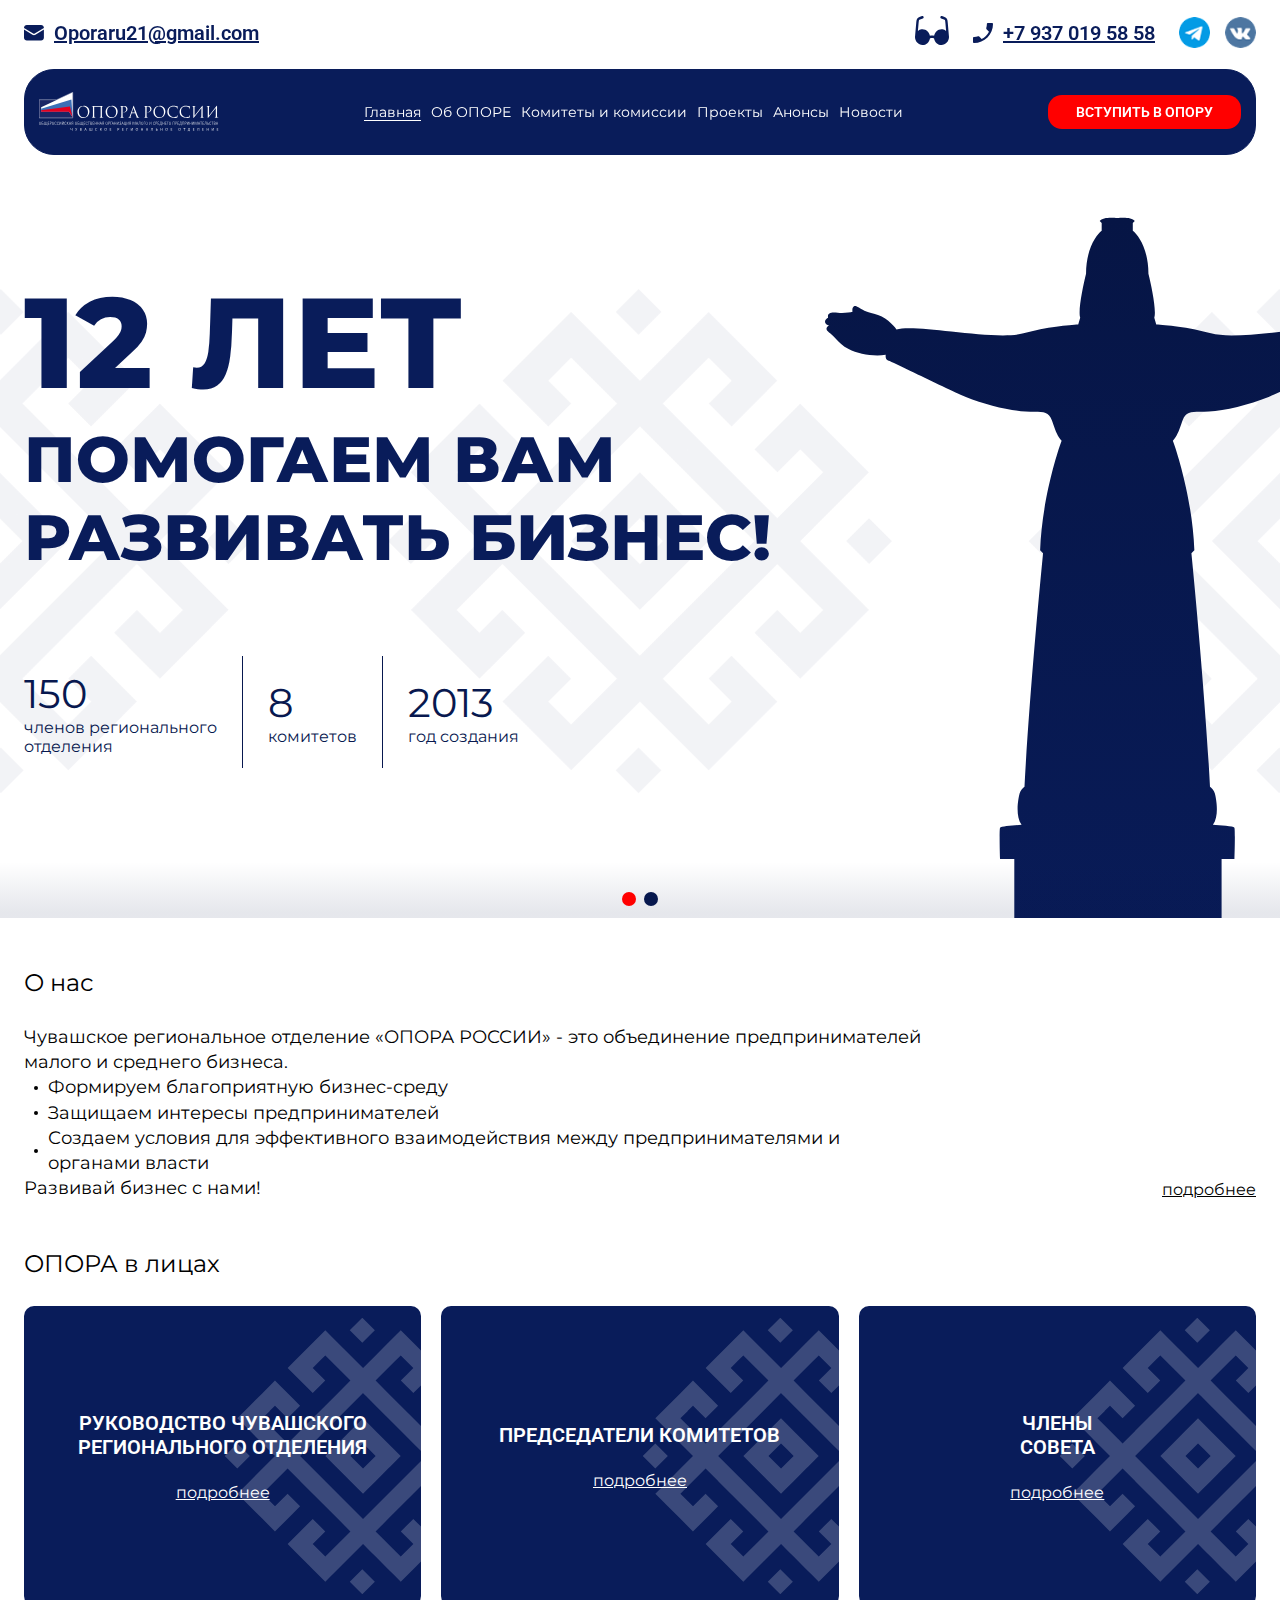
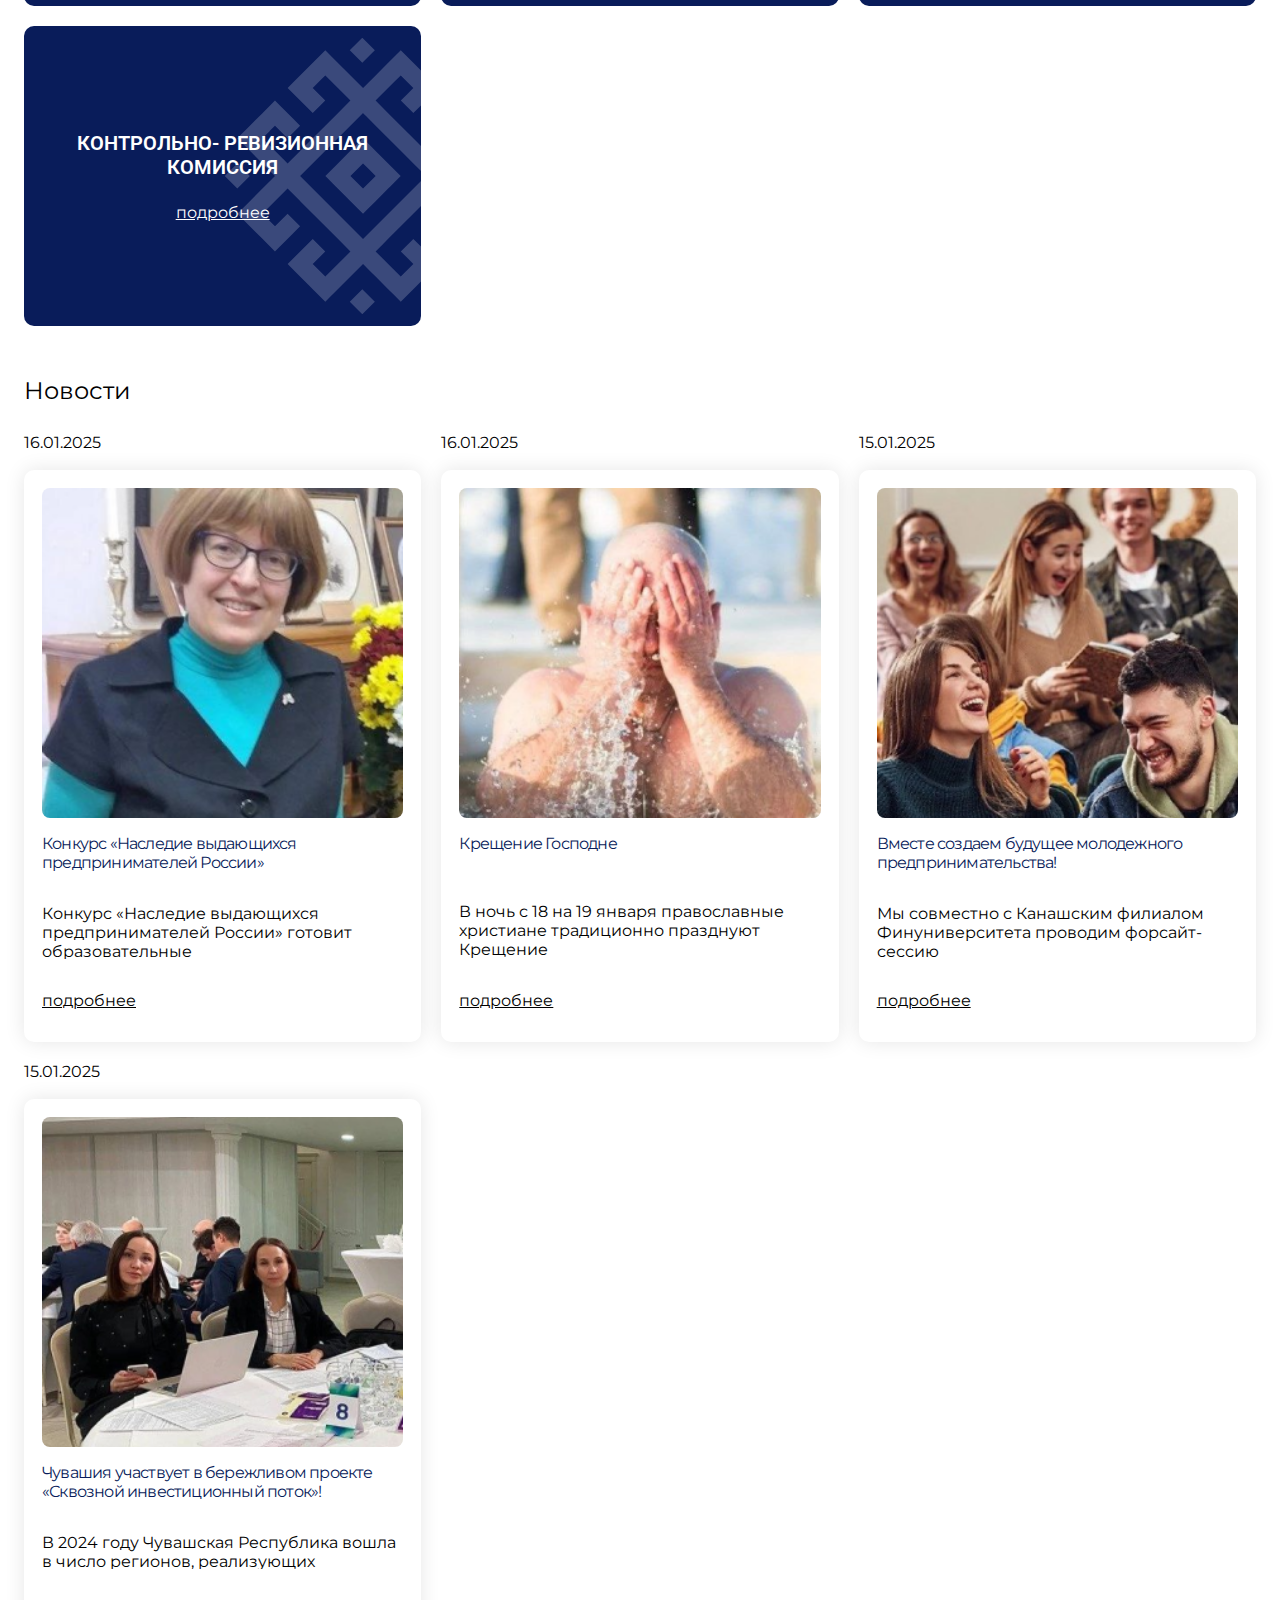
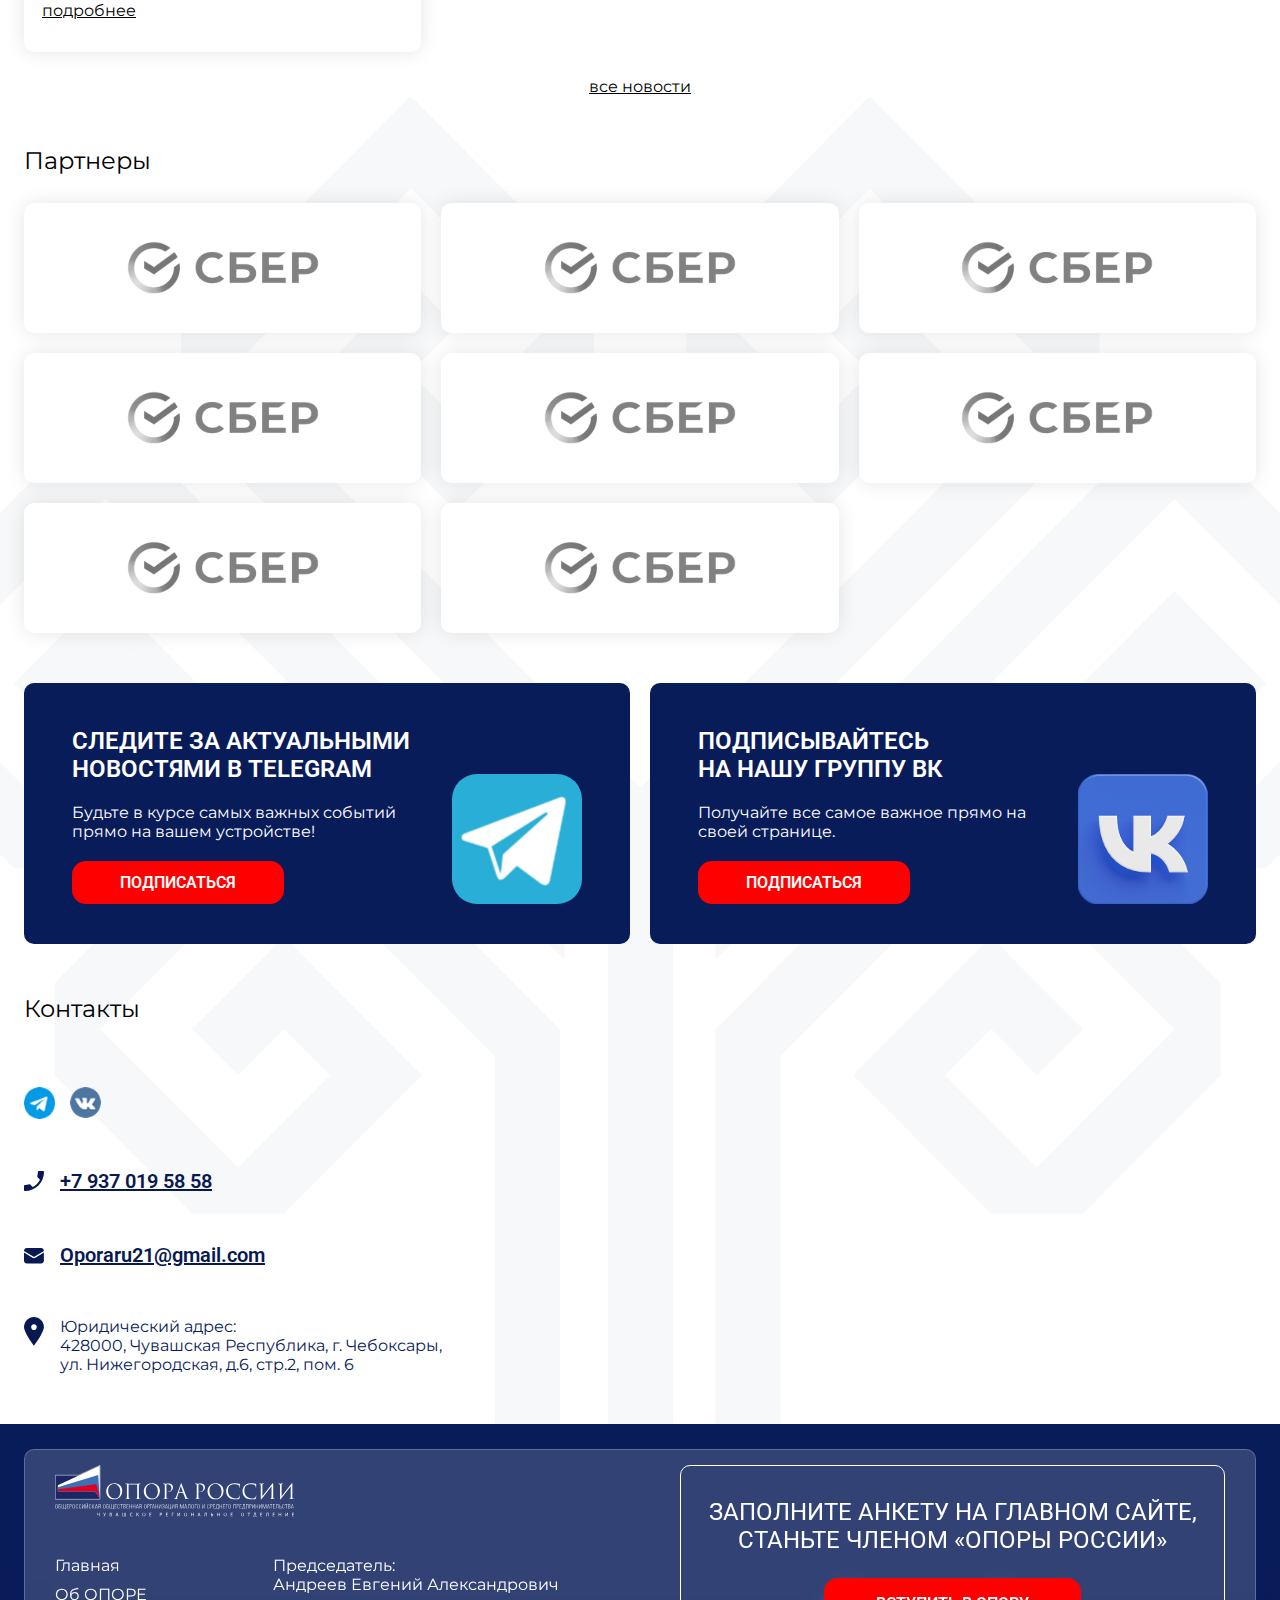
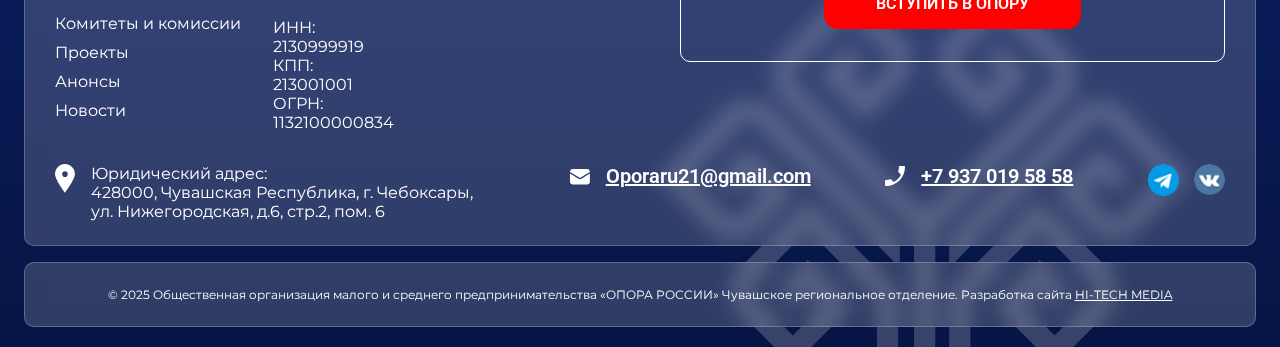
<file: index.html>
<!DOCTYPE html>
<html lang="ru">
<head>
    <meta charset="UTF-8">
    <meta name="viewport" content="width=device-width, initial-scale=1.0">
    <title>Главная</title>
    <script src="https://lidrekon.ru/slep/js/jquery.js"></script>
    <script src="https://lidrekon.ru/slep/js/uhpv-full.min.js"></script>

    <link rel="stylesheet" href="./assets/libs/swiper-bundle.min.css">
    <link rel="stylesheet" href="./css/main.css">
</head>
<body>
    <header class="header">
        <div class="container header__inner">
            <div class="header__top">
                <a href="mailto:" class="header__link">
                    <svg width="20" height="17" viewBox="0 0 20 17" fill="none" xmlns="http://www.w3.org/2000/svg">
                        <path d="M0 5.58594V13.71C0 14.4633 0.299273 15.1858 0.831983 15.7185C1.36469 16.2513 2.0872 16.5505 2.84057 16.5505H17.0434C17.7968 16.5505 18.5193 16.2513 19.052 15.7185C19.5847 15.1858 19.884 14.4633 19.884 13.71V5.58594L11.4304 10.787C10.9828 11.0624 10.4676 11.2082 9.94199 11.2082C9.41642 11.2082 8.90116 11.0624 8.45353 10.787L0 5.58594Z" />
                        <path d="M19.884 3.91791V3.7683C19.884 3.01494 19.5847 2.29243 19.052 1.75972C18.5193 1.22701 17.7968 0.927734 17.0434 0.927734H2.84057C2.0872 0.927734 1.36469 1.22701 0.831983 1.75972C0.299273 2.29243 0 3.01494 0 3.7683V3.91791L9.19776 9.57821C9.42158 9.71591 9.67921 9.78881 9.94199 9.78881C10.2048 9.78881 10.4624 9.71591 10.6862 9.57821L19.884 3.91791Z" />
                    </svg>    
                    Oporaru21@gmail.com
                </a>
                <div class="header__top-info">
                    <button class="header__top-vision header__top-vision--desktop" id="specialButton">
                        <svg width="34" height="29" viewBox="0 0 34 29" fill="none" xmlns="http://www.w3.org/2000/svg">
                            <path fill-rule="evenodd" clip-rule="evenodd" d="M7.88642 2.41721C8.18094 2.30982 8.42327 2.08518 8.56093 1.79191C8.6986 1.49864 8.72053 1.16035 8.62198 0.850258C8.52343 0.540167 8.31233 0.28323 8.03437 0.135067C7.75642 -0.0130963 7.43397 -0.040564 7.13684 0.0586094L6.25916 0.365244C5.35777 0.680167 4.59079 0.947023 3.98354 1.23874C3.33674 1.54869 2.7706 1.92826 2.32149 2.52495C1.87079 3.12165 1.64781 3.78464 1.50707 4.51394C1.37581 5.20179 1.30307 6.0438 1.21767 7.03663L0.113861 19.7496C0.0400701 20.2002 0.00198661 20.6565 0 21.1137C0.00790698 25.4546 3.36837 29 7.51163 29C9.29463 29.0003 11.0196 28.3359 12.3781 27.1255C13.7366 25.9151 14.64 24.2377 14.9268 22.3933L15.2731 22.264C16.3899 21.8464 17.6101 21.8464 18.7269 22.264L19.0748 22.3933C19.3615 24.2374 20.2647 25.9146 21.6229 27.125C22.981 28.3353 24.7056 28.9999 26.4884 29C30.6316 29 33.9905 25.453 34 21.1137C34 20.6485 33.9615 20.1938 33.8846 19.7496L32.7823 7.03829C32.6969 6.0438 32.6242 5.20345 32.4929 4.51725C32.3522 3.7863 32.1292 3.12165 31.6785 2.52661C31.2278 1.93157 30.6633 1.54869 30.0165 1.2404C29.4092 0.94868 28.6438 0.681824 27.7408 0.366902L26.8632 0.0602667C26.566 -0.0389067 26.2436 -0.0114389 25.9656 0.136724C25.6877 0.284887 25.4766 0.541824 25.378 0.851915C25.2795 1.16201 25.3014 1.5003 25.4391 1.79357C25.5767 2.08684 25.8191 2.31148 26.1136 2.41887L26.9327 2.70396C27.9085 3.0454 28.5521 3.27248 29.0297 3.50121C29.482 3.71668 29.6844 3.89072 29.8204 4.06973C29.9548 4.24708 30.0687 4.49405 30.1667 5.00455C30.2695 5.54489 30.3327 6.25264 30.426 7.32669L31.0823 14.8998C30.0583 14.0699 28.8471 13.5314 27.5662 13.3366C26.2852 13.1418 24.9779 13.2972 23.7711 13.7878C22.5643 14.2784 21.499 15.0875 20.6784 16.1367C19.8577 17.1859 19.3097 18.4396 19.0874 19.7761C17.7238 19.3626 16.2762 19.3626 14.9126 19.7761C14.6903 18.4396 14.1423 17.1859 13.3216 16.1367C12.501 15.0875 11.4357 14.2784 10.2289 13.7878C9.02209 13.2972 7.71482 13.1418 6.43384 13.3366C5.15287 13.5314 3.94166 14.0699 2.91767 14.8998L2.99358 14.018L3.57395 7.32669C3.66726 6.25264 3.73051 5.54489 3.8333 5.00621C3.93135 4.49405 4.04521 4.24708 4.18121 4.06973C4.31563 3.89072 4.51805 3.71834 4.97033 3.50121C5.44791 3.27248 6.09153 3.0454 7.06726 2.70562L7.88642 2.41721Z" />
                        </svg>
                    </button>
                    <a href="tel:" class="header__link">
                        <svg width="20" height="20" viewBox="0 0 20 20" fill="none" xmlns="http://www.w3.org/2000/svg">
                            <path d="M15.9778 8.65556C14.3778 11.8 11.8 14.3778 8.65555 15.9778L6.21111 13.5333C5.9 13.2222 5.46667 13.1333 5.07778 13.2556C3.83333 13.6667 2.5 13.8889 1.11111 13.8889C0.816425 13.8889 0.53381 14.006 0.325436 14.2143C0.117062 14.4227 0 14.7053 0 15V18.8889C0 19.1836 0.117062 19.4662 0.325436 19.6746C0.53381 19.8829 0.816425 20 1.11111 20C6.12076 20 10.9252 18.0099 14.4676 14.4676C18.0099 10.9252 20 6.12076 20 1.11111C20 0.816426 19.8829 0.533811 19.6746 0.325437C19.4662 0.117063 19.1836 0 18.8889 0H15C14.7053 0 14.4227 0.117063 14.2143 0.325437C14.006 0.533811 13.8889 0.816426 13.8889 1.11111C13.8889 2.5 13.6667 3.83333 13.2556 5.07778C13.1333 5.46667 13.2222 5.9 13.5333 6.21111L15.9778 8.65556Z" />
                        </svg>
                        +7 937 019 58 58
                    </a>
                    <ul class="social-list">
                        <li class="social-list__item">
                            <a href="" class="social-list__link">
                                <img src="assets/img/icons/i-tg.png" alt="">
                            </a>
                        </li>
                        <li class="social-list-item">
                            <a href="" class="social-list__link">
                                <img src="assets/img/icons/i-vk.png" alt="">
                            </a>
                        </li>
                    </ul>
                </div>
            </div>
            <div class="header__wrapper">
                <a href="/" class="header__logo">
                    <img src="assets/img/icons/header-logo.svg" class="header__logo-img" alt="">
                </a>
                <nav class="menu">
                    <ul class="menu-nav">
                        <li class="menu-nav__item">
                            <a href="/" class="menu-nav__link menu-nav__link--active">Главная</a>
                        </li>
                        <li class="menu-nav__item">
                            <a href="./pages/about.html" class="menu-nav__link">Об ОПОРЕ</a>
                        </li>
                        <li class="menu-nav__item">
                            <a href="./pages/committees.html" class="menu-nav__link">Комитеты и комиссии</a>
                        </li>
                        <li class="menu-nav__item">
                            <a href="./pages/projects.html" class="menu-nav__link">Проекты</a>
                        </li>
                        <li class="menu-nav__item">
                            <a href="./pages/events.html" class="menu-nav__link">Анонсы</a>
                        </li>
                        <li class="menu-nav__item">
                            <a href="./pages/news.html" class="menu-nav__link">Новости</a>
                        </li>
                    </ul>
                </nav>
                <a href="" class="btn btn--red header__btn">ВСТУПИТЬ В ОПОРУ</a>
                <button class="header__top-vision header__top-vision--mobile">
                    <svg width="34" height="29" viewBox="0 0 34 29" fill="none" xmlns="http://www.w3.org/2000/svg">
                        <path fill-rule="evenodd" clip-rule="evenodd" d="M7.88642 2.41721C8.18094 2.30982 8.42327 2.08518 8.56093 1.79191C8.6986 1.49864 8.72053 1.16035 8.62198 0.850258C8.52343 0.540167 8.31233 0.28323 8.03437 0.135067C7.75642 -0.0130963 7.43397 -0.040564 7.13684 0.0586094L6.25916 0.365244C5.35777 0.680167 4.59079 0.947023 3.98354 1.23874C3.33674 1.54869 2.7706 1.92826 2.32149 2.52495C1.87079 3.12165 1.64781 3.78464 1.50707 4.51394C1.37581 5.20179 1.30307 6.0438 1.21767 7.03663L0.113861 19.7496C0.0400701 20.2002 0.00198661 20.6565 0 21.1137C0.00790698 25.4546 3.36837 29 7.51163 29C9.29463 29.0003 11.0196 28.3359 12.3781 27.1255C13.7366 25.9151 14.64 24.2377 14.9268 22.3933L15.2731 22.264C16.3899 21.8464 17.6101 21.8464 18.7269 22.264L19.0748 22.3933C19.3615 24.2374 20.2647 25.9146 21.6229 27.125C22.981 28.3353 24.7056 28.9999 26.4884 29C30.6316 29 33.9905 25.453 34 21.1137C34 20.6485 33.9615 20.1938 33.8846 19.7496L32.7823 7.03829C32.6969 6.0438 32.6242 5.20345 32.4929 4.51725C32.3522 3.7863 32.1292 3.12165 31.6785 2.52661C31.2278 1.93157 30.6633 1.54869 30.0165 1.2404C29.4092 0.94868 28.6438 0.681824 27.7408 0.366902L26.8632 0.0602667C26.566 -0.0389067 26.2436 -0.0114389 25.9656 0.136724C25.6877 0.284887 25.4766 0.541824 25.378 0.851915C25.2795 1.16201 25.3014 1.5003 25.4391 1.79357C25.5767 2.08684 25.8191 2.31148 26.1136 2.41887L26.9327 2.70396C27.9085 3.0454 28.5521 3.27248 29.0297 3.50121C29.482 3.71668 29.6844 3.89072 29.8204 4.06973C29.9548 4.24708 30.0687 4.49405 30.1667 5.00455C30.2695 5.54489 30.3327 6.25264 30.426 7.32669L31.0823 14.8998C30.0583 14.0699 28.8471 13.5314 27.5662 13.3366C26.2852 13.1418 24.9779 13.2972 23.7711 13.7878C22.5643 14.2784 21.499 15.0875 20.6784 16.1367C19.8577 17.1859 19.3097 18.4396 19.0874 19.7761C17.7238 19.3626 16.2762 19.3626 14.9126 19.7761C14.6903 18.4396 14.1423 17.1859 13.3216 16.1367C12.501 15.0875 11.4357 14.2784 10.2289 13.7878C9.02209 13.2972 7.71482 13.1418 6.43384 13.3366C5.15287 13.5314 3.94166 14.0699 2.91767 14.8998L2.99358 14.018L3.57395 7.32669C3.66726 6.25264 3.73051 5.54489 3.8333 5.00621C3.93135 4.49405 4.04521 4.24708 4.18121 4.06973C4.31563 3.89072 4.51805 3.71834 4.97033 3.50121C5.44791 3.27248 6.09153 3.0454 7.06726 2.70562L7.88642 2.41721Z" />
                    </svg>
                </button>
                <button class="btn-menu">
                    <span></span>
                    <span></span>
                    <span></span>
                </button>
            </div>
            <!-- mobile -->
             <div class="header__mobile">
                <div class="mobile-menu">
                    <ul class="mobile-menu__list">
                        <li class="mobile-menu__item">
                            <a href="/" class="mobile-menu__link">Главная</a>
                        </li>
                        <li class="mobile-menu__item">
                            <a href="./pages/about.html" class="mobile-menu__link">Об ОПОРЕ</a>
                        </li>
                        <li class="mobile-menu__item">
                            <a href="./pages/committees.html" class="mobile-menu__link">Комитеты и комиссии</a>
                        </li>
                        <li class="mobile-menu__item">
                            <a href="./pages/projects.html" class="mobile-menu__link">Проекты</a>
                        </li>
                        <li class="mobile-menu__item">
                            <a href="./pages/events.html" class="mobile-menu__link">Анонсы</a>
                        </li>
                        <li class="mobile-menu__item">
                            <a href="./pages/news.html" class="mobile-menu__link">Новости</a>
                        </li>
                    </ul>
                    <div class="mobile-menu__form">
                        <p class="mobile-menu__form-title">Заполните анкету на главном сайте, станьте членом «ОПОРЫ РОССИИ»</p>
                        <a href="" class="btn btn--red mobile-menu__form-link">ВСТУПИТЬ В ОПОРУ</a>
                    </div>
                    <ul class="mobile-menu__info">
                        <li class="mobile-menu__info-item">
                            <ul class="social-list">
                                <li class="social-list__item">
                                    <a href="" class="social-list__link">
                                        <img src="assets/img/icons/i-tg.png" alt="">
                                    </a>
                                </li>
                                <li class="social-list-item">
                                    <a href="" class="social-list__link">
                                        <img src="assets/img/icons/i-vk.png" alt="">
                                    </a>
                                </li>
                            </ul>
                        </li>                        
                        <li class="mobile-menu__info-item">
                            <a href="tel:" class="mobile-menu__info-item__link">
                                <svg width="20" height="20" viewBox="0 0 20 20" fill="none" xmlns="http://www.w3.org/2000/svg">
                                    <path d="M15.9778 8.65556C14.3778 11.8 11.8 14.3778 8.65555 15.9778L6.21111 13.5333C5.9 13.2222 5.46667 13.1333 5.07778 13.2556C3.83333 13.6667 2.5 13.8889 1.11111 13.8889C0.816425 13.8889 0.53381 14.006 0.325436 14.2143C0.117062 14.4227 0 14.7053 0 15V18.8889C0 19.1836 0.117062 19.4662 0.325436 19.6746C0.53381 19.8829 0.816425 20 1.11111 20C6.12076 20 10.9252 18.0099 14.4676 14.4676C18.0099 10.9252 20 6.12076 20 1.11111C20 0.816426 19.8829 0.533811 19.6746 0.325437C19.4662 0.117063 19.1836 0 18.8889 0H15C14.7053 0 14.4227 0.117063 14.2143 0.325437C14.006 0.533811 13.8889 0.816426 13.8889 1.11111C13.8889 2.5 13.6667 3.83333 13.2556 5.07778C13.1333 5.46667 13.2222 5.9 13.5333 6.21111L15.9778 8.65556Z" />
                                </svg>
                                +7 937 019 58 58
                            </a>
                        </li>                        
                        <li class="mobile-menu__info-item">
                            <a href="mailto:" class="mobile-menu__info-item__link">
                                <svg width="20" height="17" viewBox="0 0 20 17" fill="none" xmlns="http://www.w3.org/2000/svg">
                                    <path d="M0 5.58594V13.71C0 14.4633 0.299273 15.1858 0.831983 15.7185C1.36469 16.2513 2.0872 16.5505 2.84057 16.5505H17.0434C17.7968 16.5505 18.5193 16.2513 19.052 15.7185C19.5847 15.1858 19.884 14.4633 19.884 13.71V5.58594L11.4304 10.787C10.9828 11.0624 10.4676 11.2082 9.94199 11.2082C9.41642 11.2082 8.90116 11.0624 8.45353 10.787L0 5.58594Z" />
                                    <path d="M19.884 3.91791V3.7683C19.884 3.01494 19.5847 2.29243 19.052 1.75972C18.5193 1.22701 17.7968 0.927734 17.0434 0.927734H2.84057C2.0872 0.927734 1.36469 1.22701 0.831983 1.75972C0.299273 2.29243 0 3.01494 0 3.7683V3.91791L9.19776 9.57821C9.42158 9.71591 9.67921 9.78881 9.94199 9.78881C10.2048 9.78881 10.4624 9.71591 10.6862 9.57821L19.884 3.91791Z" />
                                </svg>    
                                Oporaru21@gmail.com
                            </a>
                        </li>                        
                    </ul>
                </div>
             </div>
        </div>
    </header>

    <main>
        <!-- Баннер -->
        <section class="banner-section">
            <div class="banner">
                <div class="swiper swiper-banner">
                    <div class="swiper-wrapper swiper-banner__wrapper">
                        <div class="swiper-slide swiper-banner__slide" data-status="light">
                            <div class="banner-slide banner-slide--light" style="background-image: url(./assets/img/banner/banner-1.png); --bg-mobile: url(../assets/img/banner/banner-1-mobile.png)">
                                <div class="container">
                                    <div class="banner-slide__wrapper">
                                        <div class="banner-slide__left">
                                            <h2 class="banner-slide__title">
                                                12 лет
                                            </h2>
                                            <span class="banner-slide__subtitle">помогаем вам развивать бизнес!</span>
                                            
                                            <ul class="banner-slide__list">
                                                <li class="banner-slide__item">
                                                    <span class="banner-slide__item-value">150</span>
                                                    <p class="banner-slide__item-text">членов регионального<br> отделения</p>
                                                </li>
                                                <li class="banner-slide__item">
                                                    <span class="banner-slide__item-value">8</span>
                                                    <p class="banner-slide__item-text">комитетов</p>
                                                </li>
                                                <li class="banner-slide__item">
                                                    <span class="banner-slide__item-value">2013</span>
                                                    <p class="banner-slide__item-text">год создания</p>
                                                </li>
                                            </ul>
                                        </div>
                                        <div class="banner-slide__img">
                                            <img src="assets/img/banner/statue.svg" alt="">
                                        </div>
                                    </div>
                                </div>
                            </div>
                        </div>
                        <div class="swiper-slide swiper-banner__slide" data-status="dark">
                            <div class="banner-slide banner-slide--dark" style="background-image: url(./assets/img/banner/banner-2.png); --bg-mobile: url(../assets/img/banner/banner-2-mobile.png)">
                                <div class="container">
                                    <div class="banner-slide__wrapper">
                                        <div class="banner-slide__left">
                                            <h2 class="banner-slide__title">
                                                12 лет
                                                <span class="banner-slide__subtitle">помогаем вам развивать бизнес!</span>
                                            </h2>
                                            
                                            <ul class="banner-slide__list">
                                                <li class="banner-slide__item">
                                                    <span class="banner-slide__item-value">150</span>
                                                    <p class="banner-slide__item-text">членов регионального<br> отделения</p>
                                                </li>
                                                <li class="banner-slide__item">
                                                    <span class="banner-slide__item-value">8</span>
                                                    <p class="banner-slide__item-text">комитетов</p>
                                                </li>
                                                <li class="banner-slide__item">
                                                    <span class="banner-slide__item-value">2013</span>
                                                    <p class="banner-slide__item-text">год создания</p>
                                                </li>
                                            </ul>
                                        </div>
                                    </div>
                                </div>
                            </div>
                        </div>
                    </div>
                    <div class="swiper-pagination swiper-banner__pagination"></div>
                    
                    <div class="swiper-banner__btn swiper-banner__btn-prev">
                        <svg width="11" height="19" viewBox="0 0 11 19" fill="none" xmlns="http://www.w3.org/2000/svg">
                            <path d="M9.51904 0.914062L1.55546 9.27021L9.51904 17.6264"  />
                            <path d="M9.51904 0.914062L1.55546 9.27021L9.51904 17.6264" stroke-width="1.71429" stroke-linecap="round" />
                        </svg>
                    </div>
                    <div class="swiper-banner__btn swiper-banner__btn-next">
                        <svg width="11" height="19" viewBox="0 0 11 19" fill="none" xmlns="http://www.w3.org/2000/svg">
                            <path d="M1.50977 0.914062L9.47335 9.27021L1.50977 17.6264" />
                            <path d="M1.50977 0.914062L9.47335 9.27021L1.50977 17.6264" stroke-width="1.71429" stroke-linecap="round" />
                        </svg>
                    </div>
                </div>
            </div>
        </section>

        <!-- О нас -->
        <section class="about-section">
            <div class="container">
                <div class="about">
                    <h2 class="about__title">О нас</h2>
                    <div class="about__inner">
                        <p class="about__text">Чувашское региональное отделение «ОПОРА РОССИИ» - это объединение предпринимателей малого и среднего бизнеса.</p>
                        <ul class="about__list">
                            <li class="about__item">
                                <p class="about__text">Формируем благоприятную бизнес-среду</p>
                            </li>
                            <li class="about__item">
                                <p class="about__text">Защищаем интересы предпринимателей</p>
                            </li>
                            <li class="about__item">
                                <p class="about__text">Создаем условия для эффективного взаимодействия между предпринимателями и органами власти</p>
                            </li>
                        </ul>
                        <p class="about__text">Развивай бизнес с нами!</p>
                        <p class="about__text">Развивай бизнес с нами!</p>
                        <p class="about__text">Развивай бизнес с нами!</p>
                        <p class="about__text">Развивай бизнес с нами!</p>
                    </div>
                    <button class="about__btn" id="about-more">подробнее</button>
                </div>
            </div>
        </section>

        <!-- Опора в лицах -->
        <section class="faces-section">
            <div class="container">
                <div class="faces">
                    <h2 class="faces__title">ОПОРА в лицах</h2>
                    <div class="faces__inner">
                        <div class="faces__wrapper">
                            <div class="faces__item">
                                <p class="faces__text">Руководство Чувашского регионального отделения</p>
                                <a href="./pages/opora.html" class="faces__link">подробнее</a>
                            </div>
                            <div class="faces__item">
                                <p class="faces__text">Председатели 
                                    комитетов</p>
                                <a href="./pages/opora.html" class="faces__link">подробнее</a>
                            </div>
                            <div class="faces__item">
                                <p class="faces__text">члены<br>
                                    совета  </p>
                                <a href="./pages/opora.html" class="faces__link">подробнее</a>
                            </div>
                            <div class="faces__item">
                                <p class="faces__text">Контрольно-
                                    ревизионная комиссия</p>
                                <a href="./pages/opora.html" class="faces__link">подробнее</a>
                            </div>
                        </div>
                    </div>
                </div>
            </div>
        </section>

        <!-- Новости -->
        <section class="news-section">
            <div class="container">
                <div class="news">
                    <h2 class="news__title">Новости</h2>
                    <div class="news__inner">
                        <div class="news__wrapper">
                            <div class="news__item">
                                <span class="news__date">16.01.2025</span>
                                <div class="news__card">
                                    <div class="news__card-img">
                                        <img src="assets/img/news/news-1.png" alt="">
                                    </div>
                                    <div class="news__card-info">
                                        <p class="news__card-name">Конкурс «Наследие выдающихся предпринимателей России»</p>
                                        <p class="news__card-text">Конкурс «Наследие выдающихся предпринимателей России» готовит образовательные</p>
                                        <a href="./pages/news-detail.html" class="news__card-link">подробнее</a>
                                    </div>
                                </div>
                            </div>
                            <div class="news__item">
                                <span class="news__date">16.01.2025</span>
                                <div class="news__card">
                                    <div class="news__card-img">
                                        <img src="assets/img/news/news-2.png" alt="">
                                    </div>
                                    <div class="news__card-info">
                                        <p class="news__card-name">Крещение Господне</p>
                                        <p class="news__card-text">В ночь с 18 на 19 января православные христиане традиционно празднуют Крещение</p>
                                        <a href="./pages/news-detail.html" class="news__card-link">подробнее</a>
                                    </div>
                                </div>
                            </div>
                            <div class="news__item">
                                <span class="news__date">15.01.2025</span>
                                <div class="news__card">
                                    <div class="news__card-img">
                                        <img src="assets/img/news/news-3.png" alt="">
                                    </div>
                                    <div class="news__card-info">
                                        <p class="news__card-name">Вместе создаем будущее молодежного предпринимательства!</p>
                                        <p class="news__card-text">Мы совместно с Канашским филиалом Финуниверситета проводим форсайт-сессию</p>
                                        <a href="./pages/news-detail.html" class="news__card-link">подробнее</a>
                                    </div>
                                </div>
                            </div>
                            <div class="news__item">
                                <span class="news__date">15.01.2025</span>
                                <div class="news__card">
                                    <div class="news__card-img">
                                        <img src="assets/img/news/news-4.png" alt="">
                                    </div>
                                    <div class="news__card-info">
                                        <p class="news__card-name">Чувашия участвует в бережливом проекте «Сквозной инвестиционный поток»!</p>
                                        <p class="news__card-text">В 2024 году Чувашская Республика вошла в число регионов, реализующих</p>
                                        <a href="./pages/news-detail.html" class="news__card-link">подробнее</a>
                                    </div>
                                </div>
                            </div>
                        </div>
                        <a href="./pages/news.html" class="news__more">все новости</a>
                    </div>
                </div>
            </div>
        </section>

        <!-- Партнеры -->
        <section class="bottom-section">
            <div class="container">
                <div class="partners">
                    <h2 class="partners__title">Партнеры</h2>
                    <div class="partners__inner">
                        <div class="partners__wrapper">
                            <div class="partners__item">
                                <div class="partners__item-icon" style="--icon: url(../assets/img/partners/sber-active.svg)"></div>
                            </div>
                            <div class="partners__item">
                                <div class="partners__item-icon" style="--icon: url(../assets/img/partners/sber-active.svg)"></div>
                            </div>
                            <div class="partners__item">
                                <div class="partners__item-icon" style="--icon: url(../assets/img/partners/sber-active.svg)"></div>
                            </div>
                            <div class="partners__item">
                                <div class="partners__item-icon" style="--icon: url(../assets/img/partners/sber-active.svg)"></div>
                            </div>
                            <div class="partners__item">
                                <div class="partners__item-icon" style="--icon: url(../assets/img/partners/sber-active.svg)"></div>
                            </div>
                            <div class="partners__item">
                                <div class="partners__item-icon" style="--icon: url(../assets/img/partners/sber-active.svg)"></div>
                            </div>
                            <div class="partners__item">
                                <div class="partners__item-icon" style="--icon: url(../assets/img/partners/sber-active.svg)"></div>
                            </div>
                            <div class="partners__item">
                                <div class="partners__item-icon" style="--icon: url(../assets/img/partners/sber-active.svg)"></div>
                            </div>
                        </div>
                    </div>
                </div>
            </div>
            <div class="container">
                <div class="social">
                    <div class="social__wrapper">
                        <div class="social__item">
                            <div class="social__card">
                                <div class="social__left">
                                    <p class="social__left-title">Следите за актуальными новостями в Telegram</p>
                                    <p class="social__left-text">Будьте в курсе самых важных событий прямо на вашем устройстве!</p>
                                    <a href="" class="btn btn--red social__left-link">ПОДПИСАТЬСЯ</a>
                                </div>
                                <img src="assets/img/icons/social-tg.svg" class="social__img" alt="">
                            </div>
                        </div>
                        <div class="social__item">
                            <div class="social__card">
                                <div class="social__left">
                                    <p class="social__left-title">ПОДПИСЫВАЙТЕСЬ 
                                        НА НАШУ ГРУППУ ВК</p>
                                    <p class="social__left-text">Получайте все самое важное прямо на своей странице.</p>
                                    <a href="" class="btn btn--red social__left-link">ПОДПИСАТЬСЯ</a>
                                </div>
                                <img src="assets/img/icons/social-vk.svg" class="social__img" alt="">
                            </div>
                        </div>
                    </div>
                </div>
            </div>
            <div class="contacts">
                <div class="contacts__wrapper">
                    <div class="contacts__info">
                        <h2 class="contacts__title">Контакты</h2>
                        <div class="contacts__inner">
                            <ul class="social-list">
                                <li class="social-list__item">
                                    <a href="" class="social-list__link">
                                        <img src="assets/img/icons/i-tg.png" alt="">
                                    </a>
                                </li>
                                <li class="social-list-item">
                                    <a href="" class="social-list__link">
                                        <img src="assets/img/icons/i-vk.png" alt="">
                                    </a>
                                </li>
                            </ul>
                            <ul class="contacts__list">
                                <li class="contacts__item">
                                    <a href="tel:" class="contacts__item-link">
                                        <svg width="20" height="20" viewBox="0 0 20 20" fill="none" xmlns="http://www.w3.org/2000/svg">
                                            <path d="M15.9778 8.65556C14.3778 11.8 11.8 14.3778 8.65555 15.9778L6.21111 13.5333C5.9 13.2222 5.46667 13.1333 5.07778 13.2556C3.83333 13.6667 2.5 13.8889 1.11111 13.8889C0.816425 13.8889 0.53381 14.006 0.325436 14.2143C0.117062 14.4227 0 14.7053 0 15V18.8889C0 19.1836 0.117062 19.4662 0.325436 19.6746C0.53381 19.8829 0.816425 20 1.11111 20C6.12076 20 10.9252 18.0099 14.4676 14.4676C18.0099 10.9252 20 6.12076 20 1.11111C20 0.816426 19.8829 0.533811 19.6746 0.325437C19.4662 0.117063 19.1836 0 18.8889 0H15C14.7053 0 14.4227 0.117063 14.2143 0.325437C14.006 0.533811 13.8889 0.816426 13.8889 1.11111C13.8889 2.5 13.6667 3.83333 13.2556 5.07778C13.1333 5.46667 13.2222 5.9 13.5333 6.21111L15.9778 8.65556Z" />
                                        </svg>
                                        +7 937 019 58 58
                                    </a>
                                </li>
                                <li class="contacts__item">
                                    <a href="mailto:" class="contacts__item-link">
                                        <svg width="20" height="17" viewBox="0 0 20 17" fill="none" xmlns="http://www.w3.org/2000/svg">
                                            <path d="M0 5.58594V13.71C0 14.4633 0.299273 15.1858 0.831983 15.7185C1.36469 16.2513 2.0872 16.5505 2.84057 16.5505H17.0434C17.7968 16.5505 18.5193 16.2513 19.052 15.7185C19.5847 15.1858 19.884 14.4633 19.884 13.71V5.58594L11.4304 10.787C10.9828 11.0624 10.4676 11.2082 9.94199 11.2082C9.41642 11.2082 8.90116 11.0624 8.45353 10.787L0 5.58594Z" />
                                            <path d="M19.884 3.91791V3.7683C19.884 3.01494 19.5847 2.29243 19.052 1.75972C18.5193 1.22701 17.7968 0.927734 17.0434 0.927734H2.84057C2.0872 0.927734 1.36469 1.22701 0.831983 1.75972C0.299273 2.29243 0 3.01494 0 3.7683V3.91791L9.19776 9.57821C9.42158 9.71591 9.67921 9.78881 9.94199 9.78881C10.2048 9.78881 10.4624 9.71591 10.6862 9.57821L19.884 3.91791Z" />
                                        </svg>
                                        Oporaru21@gmail.com
                                    </a>
                                </li>
                                <li class="contacts__item">
                                    <p class="contacts__item-link">
                                        <svg width="18" height="26" viewBox="0 0 18 26" fill="none" xmlns="http://www.w3.org/2000/svg">
                                            <path d="M8.95976 26C8.95976 26 0 14.131 0 9.1C-1.75329e-08 7.90497 0.231751 6.72164 0.682021 5.61758C1.13229 4.51352 1.79226 3.51034 2.62425 2.66533C3.45624 1.82032 4.44396 1.15001 5.53101 0.692696C6.61806 0.235378 7.78315 0 8.95976 0C10.1364 0 11.3015 0.235378 12.3885 0.692696C13.4756 1.15001 14.4633 1.82032 15.2953 2.66533C16.1273 3.51034 16.7872 4.51352 17.2375 5.61758C17.6878 6.72164 17.9195 7.90497 17.9195 9.1C17.9195 14.131 8.95976 26 8.95976 26ZM8.95976 11.7C9.6387 11.7 10.2898 11.4261 10.7699 10.9385C11.25 10.4509 11.5197 9.78956 11.5197 9.1C11.5197 8.41044 11.25 7.74912 10.7699 7.26152C10.2898 6.77393 9.6387 6.5 8.95976 6.5C8.28083 6.5 7.6297 6.77393 7.14962 7.26152C6.66954 7.74912 6.39983 8.41044 6.39983 9.1C6.39983 9.78956 6.66954 10.4509 7.14962 10.9385C7.6297 11.4261 8.28083 11.7 8.95976 11.7Z" />
                                        </svg>
                                        Юридический адрес: <br> 428000, Чувашская Республика, г. Чебоксары, ул. Нижегородская, д.6, стр.2, пом. 6
                                    </p>
                                </li>
                            </ul>
                        </div>
                    </div>
                    <div class="contacts__map">
                        <iframe src="https://yandex.ru/map-widget/v1/?um=constructor%3A910431ee60688a15bffb36d668671743a3951bec5c593cfb308ccd89e6d47957&amp;source=constructor" frameborder="0"></iframe>
                    </div>
                </div>
            </div>
        </section>
    </main>

    <footer class="footer footer--index">
        <div class="container">
            <div class="footer__wrapper">
                <div class="footer__inner">
                    <div class="footer__top">
                        <div class="footer__left">
                            <a href="/" class="footer__logo">
                                <img src="assets/img/icons/footer-logo.svg" class="footer__logo-img" alt="">
                            </a>
                            <div class="footer__row">
                                <div class="footer__col">
                                    <ul class="footer-menu">
                                        <li class="footer-menu__item">
                                            <a href="/" class="footer-menu__link">Главная</a>
                                        </li>
                                        <li class="footer-menu__item">
                                            <a href="./pages/about.html" class="footer-menu__link">Об ОПОРЕ</a>
                                        </li>
                                        <li class="footer-menu__item">
                                            <a href="./pages/committees.html" class="footer-menu__link">Комитеты и комиссии</a>
                                        </li>
                                        <li class="footer-menu__item">
                                            <a href="./pages/projects.html" class="footer-menu__link">Проекты</a>
                                        </li>
                                        <li class="footer-menu__item">
                                            <a href="./pages/events.html" class="footer-menu__link">Анонсы</a>
                                        </li>
                                        <li class="footer-menu__item">
                                            <a href="./pages/news.html" class="footer-menu__link">Новости</a>
                                        </li>
                                    </ul>
                                </div>
                                <div class="footer__col">
                                    <ul class="footer-info">
                                        <li class="footer-info__item">
                                            <span class="footer-info__name">Председатель:</span>
                                            <p class="footer-info__value">Андреев Евгений Александрович</p>
                                        </li>
                                        <li class="footer-info__item">
                                            <span class="footer-info__name">ИНН:</span>
                                            <p class="footer-info__value">2130999919</p>
                                        </li>
                                        <li class="footer-info__item">
                                            <span class="footer-info__name">КПП:</span>
                                            <p class="footer-info__value">213001001</p>
                                        </li>
                                        <li class="footer-info__item">
                                            <span class="footer-info__name">ОГРН:</span>
                                            <p class="footer-info__value">1132100000834</p>
                                        </li>
                                    </ul>
                                </div>
                            </div>
                        </div>
                        <div class="footer-form">
                            <div class="footer-form__inner">
                                <div class="footer-form__wrapper">
                                    <p class="footer-form__title">Заполните анкету на главном сайте, станьте членом «ОПОРЫ РОССИИ»</p>
                                    <a href="" class="btn btn--red footer-form__link">ВСТУПИТЬ В ОПОРУ</a>
                                </div>
                            </div>
                        </div>
                    </div>
                    <div class="footer__bottom">
                        <ul class="contacts-list">
                            <li class="contacts-list__item">
                                <p class="contacts-list__link">
                                    <svg width="18" height="26" viewBox="0 0 18 26" fill="none" xmlns="http://www.w3.org/2000/svg">
                                        <path d="M8.95976 26C8.95976 26 0 14.131 0 9.1C-1.75329e-08 7.90497 0.231751 6.72164 0.682021 5.61758C1.13229 4.51352 1.79226 3.51034 2.62425 2.66533C3.45624 1.82032 4.44396 1.15001 5.53101 0.692696C6.61806 0.235378 7.78315 0 8.95976 0C10.1364 0 11.3015 0.235378 12.3885 0.692696C13.4756 1.15001 14.4633 1.82032 15.2953 2.66533C16.1273 3.51034 16.7872 4.51352 17.2375 5.61758C17.6878 6.72164 17.9195 7.90497 17.9195 9.1C17.9195 14.131 8.95976 26 8.95976 26ZM8.95976 11.7C9.6387 11.7 10.2898 11.4261 10.7699 10.9385C11.25 10.4509 11.5197 9.78956 11.5197 9.1C11.5197 8.41044 11.25 7.74912 10.7699 7.26152C10.2898 6.77393 9.6387 6.5 8.95976 6.5C8.28083 6.5 7.6297 6.77393 7.14962 7.26152C6.66954 7.74912 6.39983 8.41044 6.39983 9.1C6.39983 9.78956 6.66954 10.4509 7.14962 10.9385C7.6297 11.4261 8.28083 11.7 8.95976 11.7Z" />
                                    </svg>
                                    Юридический адрес: <br> 428000, Чувашская Республика, г. Чебоксары, ул. Нижегородская, д.6, стр.2, пом. 6
                                </p>
                            </li>
                            <li class="contacts-list__item">
                                <a href="" class="contacts-list__link">
                                    <svg width="20" height="17" viewBox="0 0 20 17" fill="none" xmlns="http://www.w3.org/2000/svg">
                                        <path d="M0 5.58594V13.71C0 14.4633 0.299273 15.1858 0.831983 15.7185C1.36469 16.2513 2.0872 16.5505 2.84057 16.5505H17.0434C17.7968 16.5505 18.5193 16.2513 19.052 15.7185C19.5847 15.1858 19.884 14.4633 19.884 13.71V5.58594L11.4304 10.787C10.9828 11.0624 10.4676 11.2082 9.94199 11.2082C9.41642 11.2082 8.90116 11.0624 8.45353 10.787L0 5.58594Z" />
                                        <path d="M19.884 3.91791V3.7683C19.884 3.01494 19.5847 2.29243 19.052 1.75972C18.5193 1.22701 17.7968 0.927734 17.0434 0.927734H2.84057C2.0872 0.927734 1.36469 1.22701 0.831983 1.75972C0.299273 2.29243 0 3.01494 0 3.7683V3.91791L9.19776 9.57821C9.42158 9.71591 9.67921 9.78881 9.94199 9.78881C10.2048 9.78881 10.4624 9.71591 10.6862 9.57821L19.884 3.91791Z" />
                                    </svg>
                                    Oporaru21@gmail.com
                                </a>
                            </li>
                            <li class="contacts-list__item">
                                <a href="" class="contacts-list__link">
                                    <svg width="20" height="20" viewBox="0 0 20 20" fill="none" xmlns="http://www.w3.org/2000/svg">
                                        <path d="M15.9778 8.65556C14.3778 11.8 11.8 14.3778 8.65555 15.9778L6.21111 13.5333C5.9 13.2222 5.46667 13.1333 5.07778 13.2556C3.83333 13.6667 2.5 13.8889 1.11111 13.8889C0.816425 13.8889 0.53381 14.006 0.325436 14.2143C0.117062 14.4227 0 14.7053 0 15V18.8889C0 19.1836 0.117062 19.4662 0.325436 19.6746C0.53381 19.8829 0.816425 20 1.11111 20C6.12076 20 10.9252 18.0099 14.4676 14.4676C18.0099 10.9252 20 6.12076 20 1.11111C20 0.816426 19.8829 0.533811 19.6746 0.325437C19.4662 0.117063 19.1836 0 18.8889 0H15C14.7053 0 14.4227 0.117063 14.2143 0.325437C14.006 0.533811 13.8889 0.816426 13.8889 1.11111C13.8889 2.5 13.6667 3.83333 13.2556 5.07778C13.1333 5.46667 13.2222 5.9 13.5333 6.21111L15.9778 8.65556Z"/>
                                    </svg>
                                    +7 937 019 58 58
                                </a>
                            </li>
                            <li class="contacts-list__item">
                                <ul class="social-list">
                                    <li class="social-list__item">
                                        <a href="" class="social-list__link">
                                            <img src="assets/img/icons/i-tg.png" alt="">
                                        </a>
                                    </li>
                                    <li class="social-list-item">
                                        <a href="" class="social-list__link">
                                            <img src="assets/img/icons/i-vk.png" alt="">
                                        </a>
                                    </li>
                                </ul>
                            </li>
                        </ul>
                    </div>
                </div>
                <div class="footer__copyright">
                    <span>© 2025 Общественная организация малого и среднего предпринимательства «ОПОРА РОСCИИ» Чувашское региональное отделение. Разработка cайта <a href="" class="footer__copyright-link">hi-tech media</a></span>
                </div>
            </div>
        </div>
    </footer>

    <script src="./assets/libs/jquery.min.js"></script>
    <script src="./assets/libs/swiper-bundle.min.js"></script>
    <script src="./assets/js/script.js"></script>
    <script src="./assets/js/swiper.js"></script>
</body>
</html>
</file>
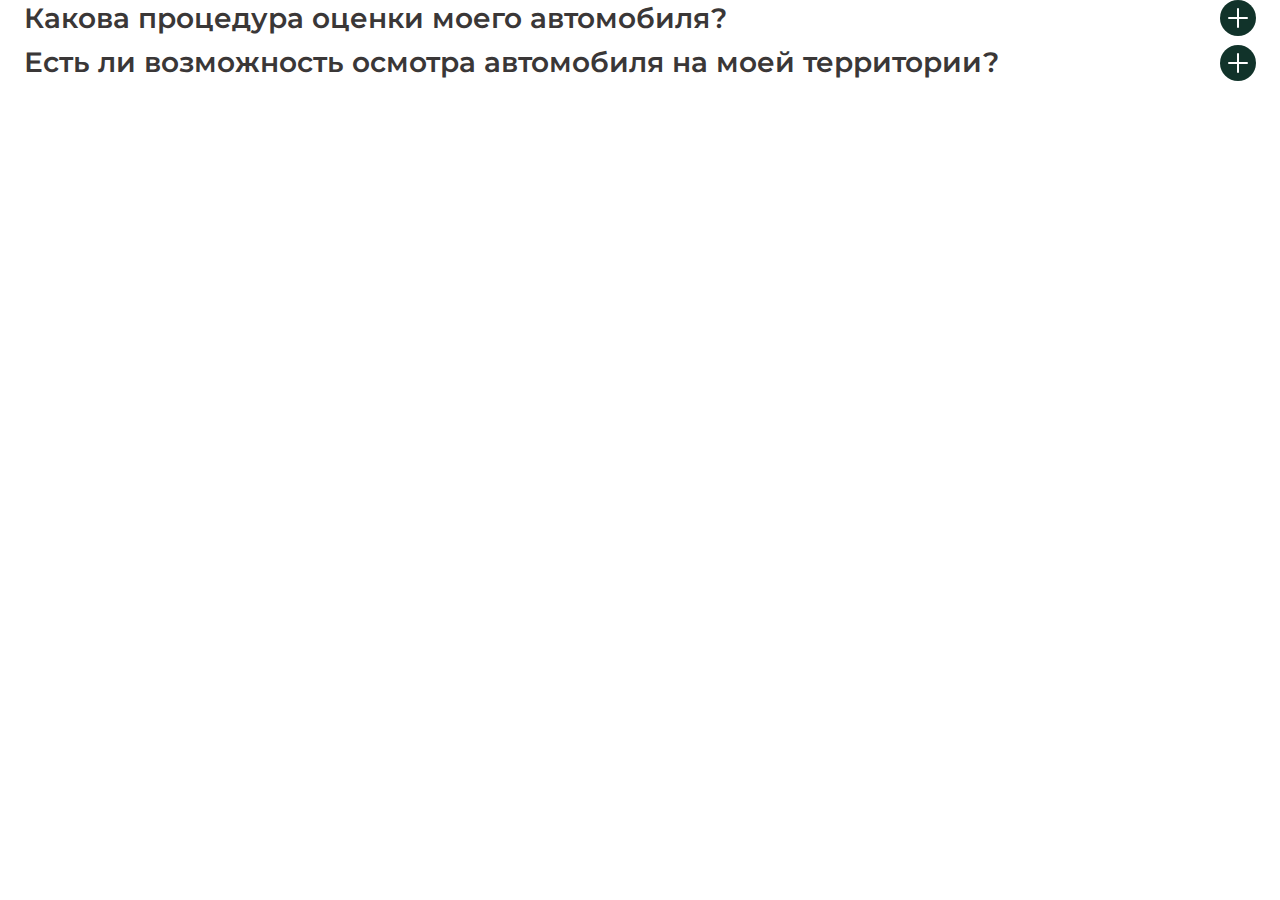
<file: components/accordion.html>
<!DOCTYPE html>
<html lang="ru">

<head>
    <meta charset="UTF-8">
    <meta name="viewport" content="width=device-width, initial-scale=1.0">
    <link rel="stylesheet" href="../css/main.css">
    <title>Аккордеон | Пример</title>
</head>

<body>
    <div class="container">
        <div class="accordion">
            <ul class="accordion-list">
                <li class="accordion-list__item">
                    <div class="accordion__top">
                        <p class="accordion__title">Какова процедура оценки моего автомобиля?</p>
                        <button class="accordion-list__btn">
                            <span></span>
                            <span></span>
                        </button>
                    </div>
                    <div class="accordion__bottom">
                        <p class="accordion__text">Наша компания предлагает точную оценку стоимости вашего
                            автомобиля по телефону. Просто свяжитесь с нами, и наши эксперты-оценщики
                            предоставят вам актуальную информацию. В более чем 90% случаев цена, озвученная
                            по телефону, совпадает с ценой, предложенной после осмотра автомобиля.</p>
                    </div>
                </li>
                <li class="accordion-list__item">
                    <div class="accordion__top">
                        <p class="accordion__title">Есть ли возможность осмотра автомобиля на моей территории?
                        </p>
                        <button class="accordion-list__btn">
                            <span></span>
                            <span></span>
                        </button>
                    </div>
                    <div class="accordion__bottom">
                        <p class="accordion__text">Да, мы готовы приехать к вам для осмотра вашего автомобиля в удобное
                            для вас время и место. Просто дайте нам знать, когда вам будет удобно, и наши специалисты
                            приедут к вам.</p>
                    </div>
                </li>
            </ul>
        </div>
    </div>

    <script src="../assets/libs/jquery.min.js"></script>

    <script>
        $('.accordion__top').click((e) => {
            $(e.target).closest('.accordion-list__item').find('.accordion__bottom').toggleClass('open')
            $(e.target).find('.accordion-list__btn').toggleClass('open')
        })
    </script>
</body>

</html>
</file>
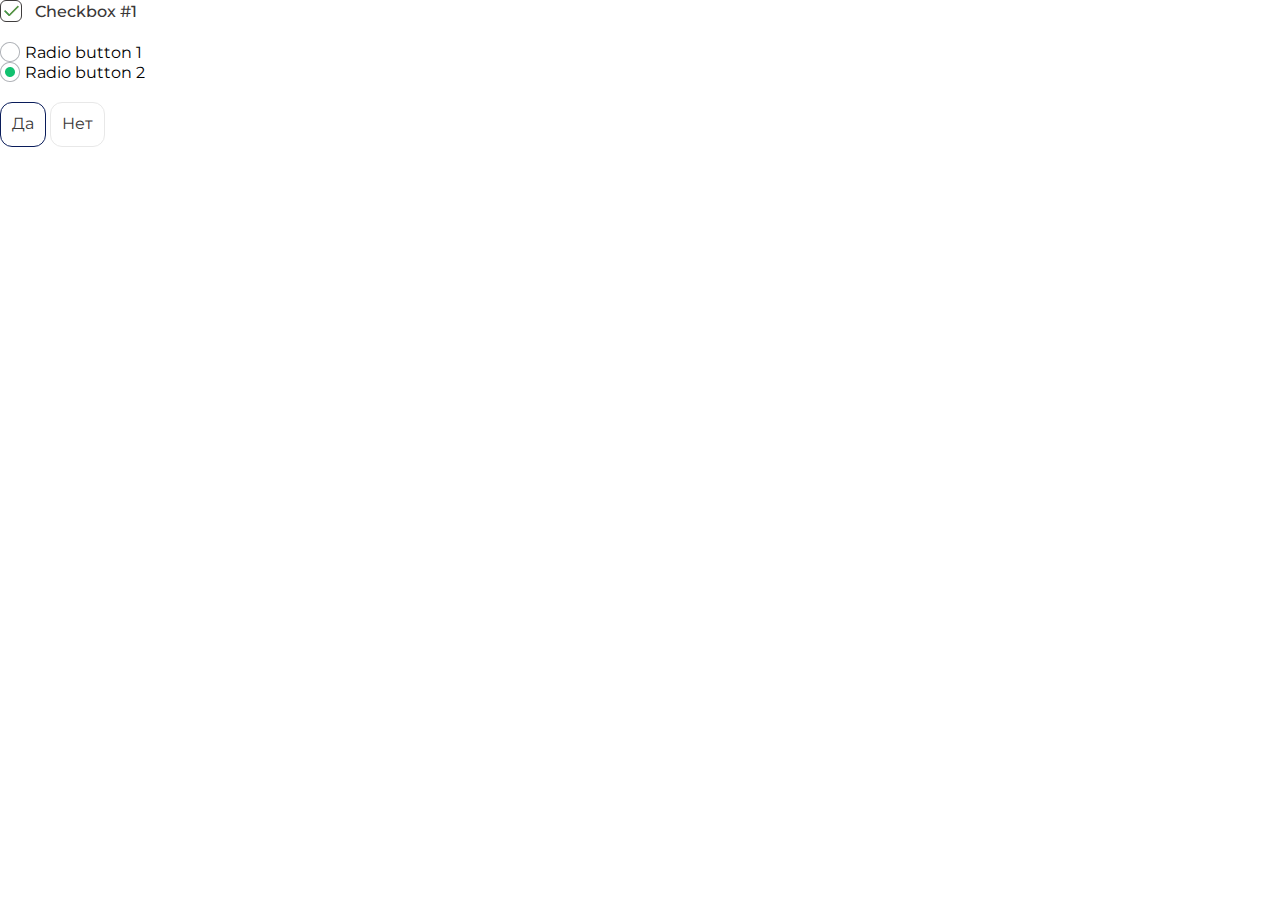
<file: components/checkbox.html>
<!DOCTYPE html>
<html lang="ru">
<head>
    <meta charset="UTF-8">
    <meta name="viewport" content="width=device-width, initial-scale=1.0">
    <link rel="stylesheet" href="../css/main.css">
    <title>Стилизованный чекбокс/радио | Пример</title>
</head>
<body>

    <!-- Стилизованный checkbox -->
    <label class="custom-checkbox">
        <input type="checkbox" checked>
        <span>Checkbox #1</span>
    </label>
    
    <br>

    <!-- Стилизованный radio v1 -->
    <div class="custom-radio">
        <input id="radio-1" type="radio" name="radio" value="1" checked>
        <label for="radio-1">Radio button 1</label>
    </div>
    <div class="custom-radio">
        <input id="radio-2" type="radio" name="radio" value="1" checked>
        <label for="radio-2">Radio button 2</label>
    </div>

    <br>

    <!-- Стилизованный radio v2 -->
    <div class="toggle toggle--1">
        <input id="damage-1" type="radio" name="damage" value="no" checked>
        <label for="damage-1">Да</label>
    </div>
    <div class="toggle toggle--1">
        <input id="damage-2" type="radio" name="damage" value="brakes">
        <label for="damage-2">Нет</label>
    </div>
</body>
</html>
</file>
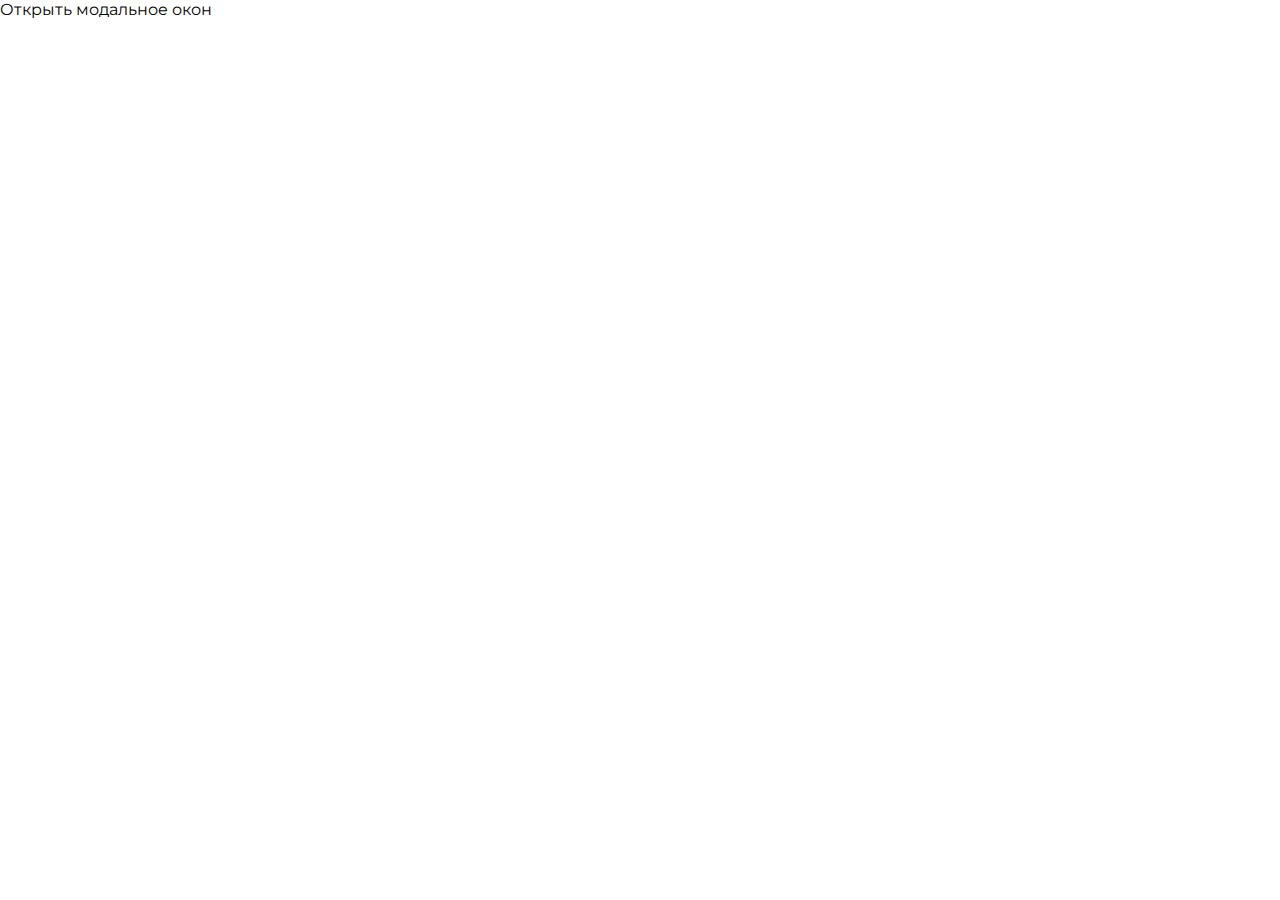
<file: components/modal.html>
<!DOCTYPE html>
<html lang="ru">
<head>
    <meta charset="UTF-8">
    <meta name="viewport" content="width=device-width, initial-scale=1.0">
    <link rel="stylesheet" href="../css/main.css">
    <title>Модальное окно | Пример</title>
</head>
<body>

    <button class="open-modal">Открыть модальное окон</button>

    <div class="modal modal--form">
        <div class="modal__body modal__body--form">
            <div class="modal__wrapper modal__wrapper--form">
                <button class="close-modal">
                    <img src="../assets/img/icons/close.svg" alt="">
                </button>
                <div class="modal__info">
                    <div class="modal__header">
                        <h2 class="modal__title">Получите возможность участвовать в проекте!</h2>
                        <p class="modal__text">Оставьте ваши контакты и получите персональный инвестиционный план</p>
                    </div>
                    <form class="form modal-form">
                        <input type="text" class="input input--green modal-form__input" name="name" placeholder="Ваше имя">
                        <input type="tel" class="input input--green modal-form__input" name="phone" placeholder="Номер телефона">
                        <input type="email" class="input input--green modal-form__input" name="phone" placeholder="Email">
                        <label class="custom-checkbox">
                            <input type="checkbox" checked>
                            <span>Я даю свое согласие на обработку персональных данных</span>
                        </label>
                        <button class="btn btn--green btn-hover btn-hover--green modal-form__btn">Отправить запрос</button>
                    </form>
                </div>
            </div>
        </div>
    </div>

    <script src="../assets/libs/jquery.min.js"></script>

    <script>
        // Модальное окно
        function showModal(btnOpen, modalBody) {
            btnOpen.click(function () {
                modalBody.addClass('active');
                $('html').addClass('no-scroll');
                return false;
            });

            $(document).keydown(function (e) {
                if (e.keyCode === 27) {
                    e.stopPropagation();
                    modalBody.removeClass('active');
                    $('html').removeClass('no-scroll');
                }
            });

            modalBody.click(function (e) {
                if ($(e.target).closest('.modal__wrapper').length == 0) {
                    $(this).removeClass('active');
                    $('html').removeClass('no-scroll');
                }
            });

            $('.close-modal').click((e) => {
                modalBody.removeClass('active');
                $('html').removeClass('no-scroll');
            })
        }

        showModal($('.open-modal'), $('.modal--form'));
    </script>
</body>
</html>
</file>
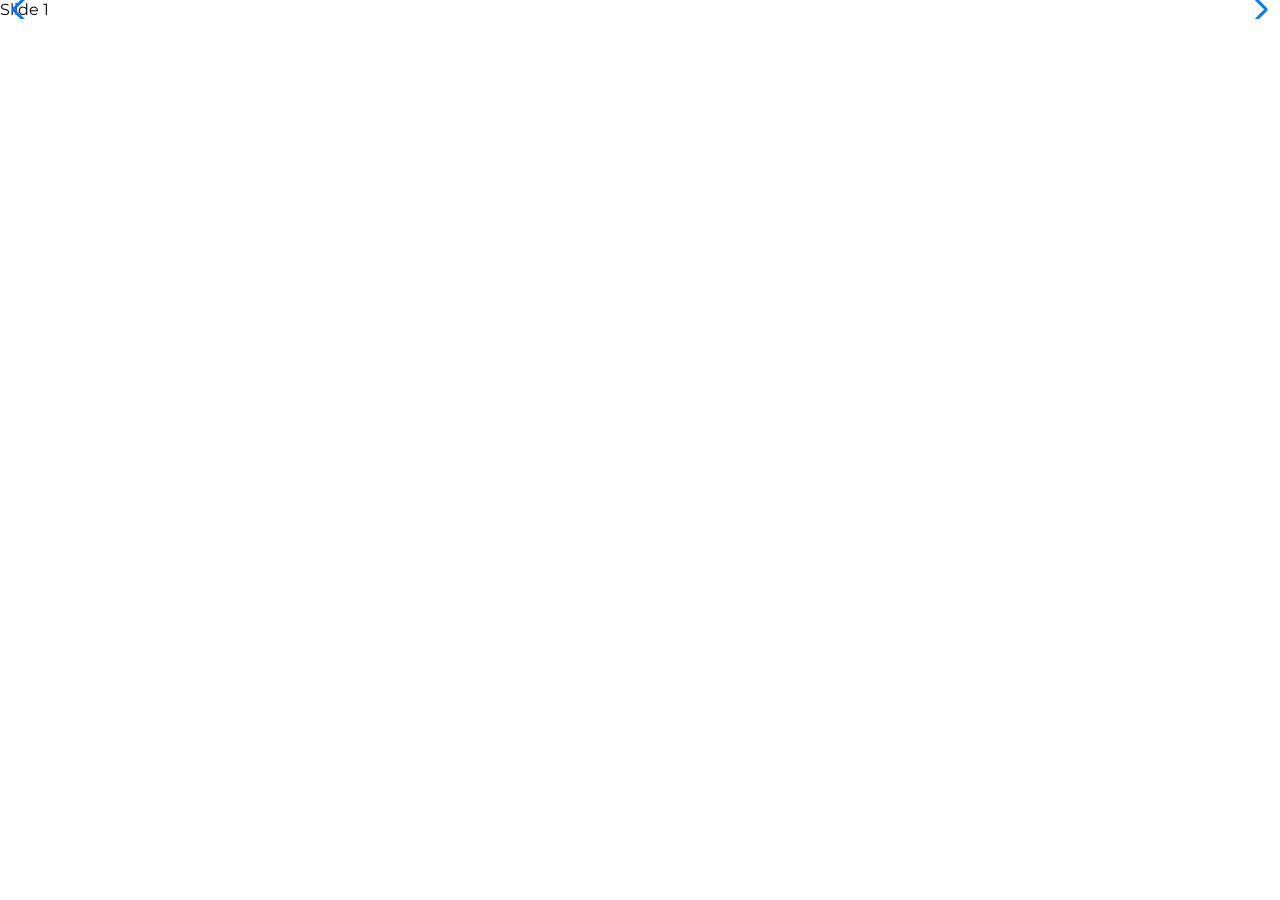
<file: components/swiper.html>
<!DOCTYPE html>
<html lang="ru">
<head>
    <meta charset="UTF-8">
    <meta name="viewport" content="width=device-width, initial-scale=1.0">
    <link rel="stylesheet" href="../assets/libs/swiper-bundle.min.css">
    <link rel="stylesheet" href="../css/main.css">
    <title>Swiper | Пример</title>
</head>
<body>
    
    <div class="swiper">
        <div class="swiper-wrapper">
            <div class="swiper-slide">Slide 1</div>
            <div class="swiper-slide">Slide 2</div>
            <div class="swiper-slide">Slide 3</div>
        </div>
        <div class="swiper-pagination"></div>
      
        <div class="swiper-button-prev"></div>
        <div class="swiper-button-next"></div>
      
        <div class="swiper-scrollbar"></div>
    </div>

    <script src="../assets/libs/swiper-bundle.min.js"></script>
    <script src="../assets/js/swiper.js"></script>
</body>
</html>
</file>
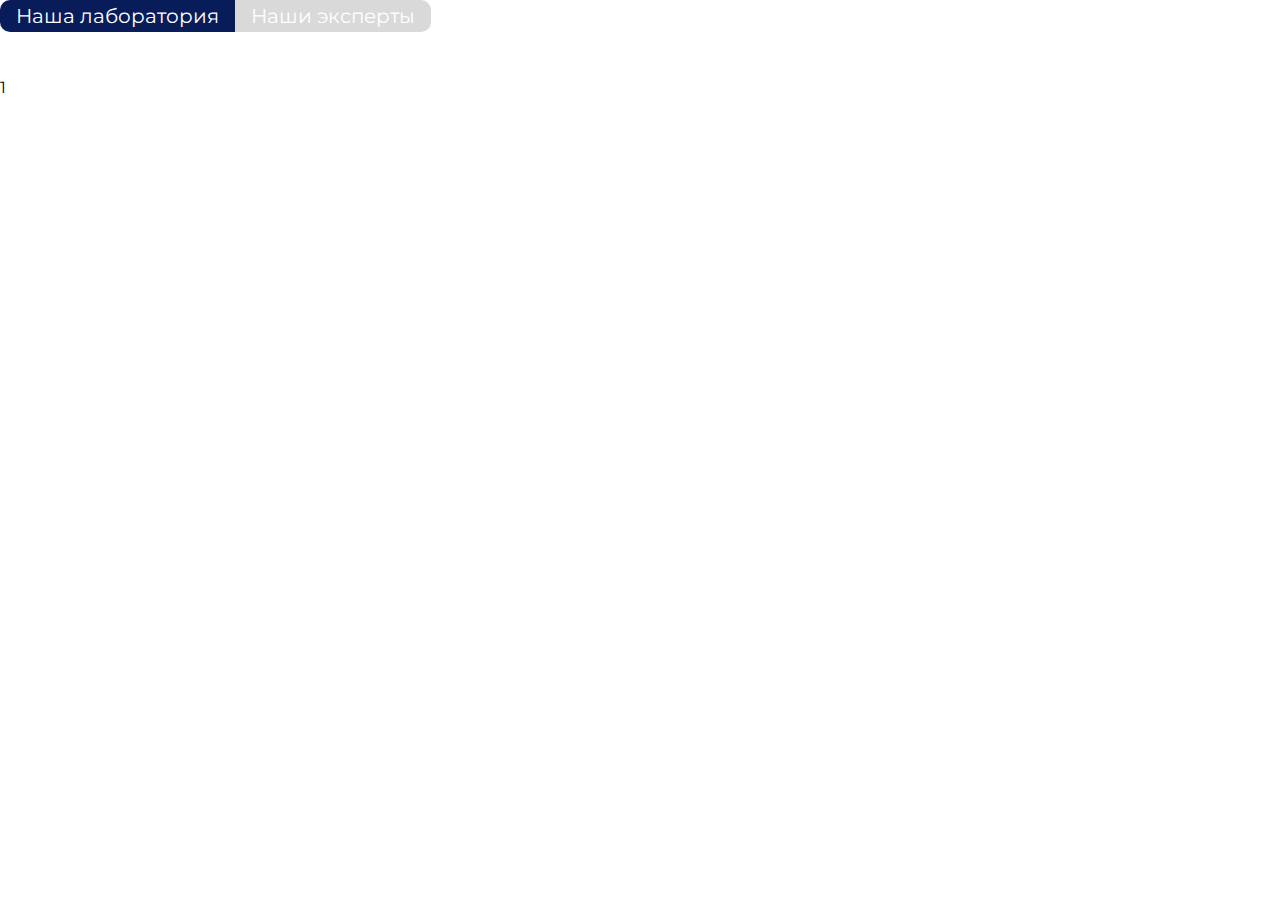
<file: components/tabs.html>
<!DOCTYPE html>
<html lang="ru">
<head>
    <meta charset="UTF-8">
    <meta name="viewport" content="width=device-width, initial-scale=1.0">
    <link rel="stylesheet" href="../css/main.css">
    <title>Табы | Пример</title>
</head>
<body>

    <div class="tabs">
        <ul class="tabs__list">
            <li class="active-tab">Наша лаборатория</li>
            <li>Наши эксперты</li>
        </ul>
        <ul class="tabs__wrapper">
            <li class="tabs__content active">
                1
            </li>
            <li class="tabs__content">
                2
            </li>
        </ul>
    </div>

    <script src="../assets/libs/jquery.min.js"></script>

    <script>
        function tabs(wrapperMain, wrapperTab, wrapperContent, activeTab, activeContent) {
            $(wrapperTab).on('click', 'li:not('+activeTab+')', function () {
                $(this)
                    .addClass(activeTab).siblings().removeClass(activeTab)
                    .closest(wrapperMain).find(wrapperContent).removeClass(activeContent).eq($(this).index()).addClass(activeContent);
            });
        }
        tabs('.tabs', '.tabs__list', '.tabs__content', 'active-tab', 'active');
    </script>
</body>
</html>
</file>
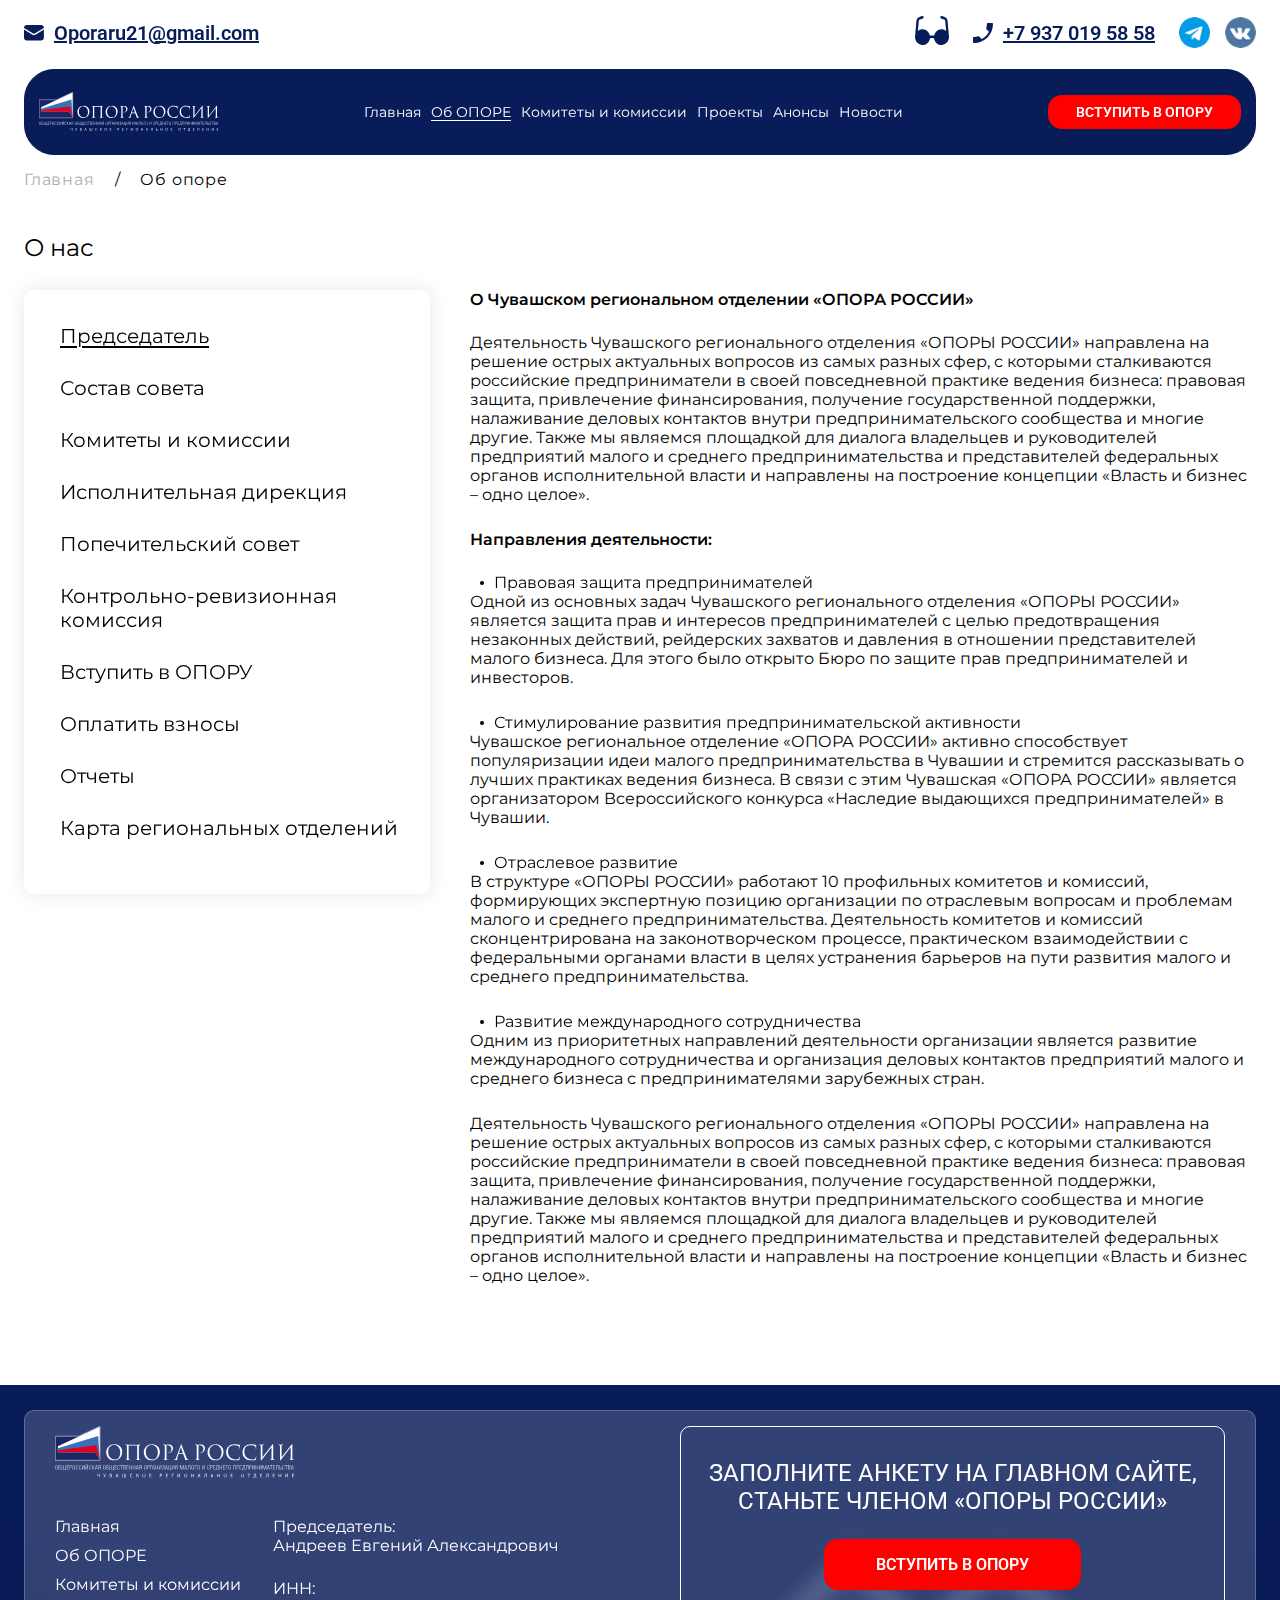
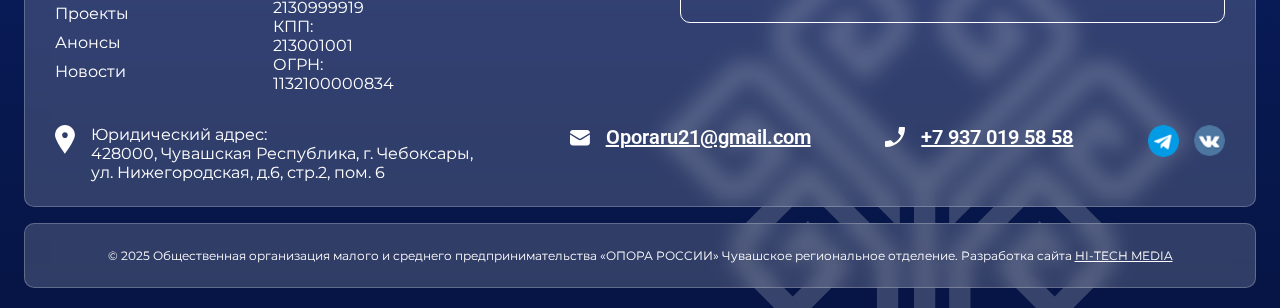
<file: pages/about.html>
<!DOCTYPE html>
<html lang="ru">
<head>
    <meta charset="UTF-8">
    <meta name="viewport" content="width=device-width, initial-scale=1.0">
    <title>О нас</title>

    <script src="https://lidrekon.ru/slep/js/jquery.js"></script>
    <script src="https://lidrekon.ru/slep/js/uhpv-full.min.js"></script>

    <link rel="stylesheet" href="../css/main.css">
</head>
<body>
    <header class="header">
        <div class="container header__inner">
            <div class="header__top">
                <a href="mailto:" class="header__link">
                    <svg width="20" height="17" viewBox="0 0 20 17" fill="none" xmlns="http://www.w3.org/2000/svg">
                        <path d="M0 5.58594V13.71C0 14.4633 0.299273 15.1858 0.831983 15.7185C1.36469 16.2513 2.0872 16.5505 2.84057 16.5505H17.0434C17.7968 16.5505 18.5193 16.2513 19.052 15.7185C19.5847 15.1858 19.884 14.4633 19.884 13.71V5.58594L11.4304 10.787C10.9828 11.0624 10.4676 11.2082 9.94199 11.2082C9.41642 11.2082 8.90116 11.0624 8.45353 10.787L0 5.58594Z" />
                        <path d="M19.884 3.91791V3.7683C19.884 3.01494 19.5847 2.29243 19.052 1.75972C18.5193 1.22701 17.7968 0.927734 17.0434 0.927734H2.84057C2.0872 0.927734 1.36469 1.22701 0.831983 1.75972C0.299273 2.29243 0 3.01494 0 3.7683V3.91791L9.19776 9.57821C9.42158 9.71591 9.67921 9.78881 9.94199 9.78881C10.2048 9.78881 10.4624 9.71591 10.6862 9.57821L19.884 3.91791Z" />
                    </svg>    
                    Oporaru21@gmail.com
                </a>
                <div class="header__top-info">
                    <button class="header__top-vision header__top-vision--desktop" id="specialButton">
                        <svg width="34" height="29" viewBox="0 0 34 29" fill="none" xmlns="http://www.w3.org/2000/svg">
                            <path fill-rule="evenodd" clip-rule="evenodd" d="M7.88642 2.41721C8.18094 2.30982 8.42327 2.08518 8.56093 1.79191C8.6986 1.49864 8.72053 1.16035 8.62198 0.850258C8.52343 0.540167 8.31233 0.28323 8.03437 0.135067C7.75642 -0.0130963 7.43397 -0.040564 7.13684 0.0586094L6.25916 0.365244C5.35777 0.680167 4.59079 0.947023 3.98354 1.23874C3.33674 1.54869 2.7706 1.92826 2.32149 2.52495C1.87079 3.12165 1.64781 3.78464 1.50707 4.51394C1.37581 5.20179 1.30307 6.0438 1.21767 7.03663L0.113861 19.7496C0.0400701 20.2002 0.00198661 20.6565 0 21.1137C0.00790698 25.4546 3.36837 29 7.51163 29C9.29463 29.0003 11.0196 28.3359 12.3781 27.1255C13.7366 25.9151 14.64 24.2377 14.9268 22.3933L15.2731 22.264C16.3899 21.8464 17.6101 21.8464 18.7269 22.264L19.0748 22.3933C19.3615 24.2374 20.2647 25.9146 21.6229 27.125C22.981 28.3353 24.7056 28.9999 26.4884 29C30.6316 29 33.9905 25.453 34 21.1137C34 20.6485 33.9615 20.1938 33.8846 19.7496L32.7823 7.03829C32.6969 6.0438 32.6242 5.20345 32.4929 4.51725C32.3522 3.7863 32.1292 3.12165 31.6785 2.52661C31.2278 1.93157 30.6633 1.54869 30.0165 1.2404C29.4092 0.94868 28.6438 0.681824 27.7408 0.366902L26.8632 0.0602667C26.566 -0.0389067 26.2436 -0.0114389 25.9656 0.136724C25.6877 0.284887 25.4766 0.541824 25.378 0.851915C25.2795 1.16201 25.3014 1.5003 25.4391 1.79357C25.5767 2.08684 25.8191 2.31148 26.1136 2.41887L26.9327 2.70396C27.9085 3.0454 28.5521 3.27248 29.0297 3.50121C29.482 3.71668 29.6844 3.89072 29.8204 4.06973C29.9548 4.24708 30.0687 4.49405 30.1667 5.00455C30.2695 5.54489 30.3327 6.25264 30.426 7.32669L31.0823 14.8998C30.0583 14.0699 28.8471 13.5314 27.5662 13.3366C26.2852 13.1418 24.9779 13.2972 23.7711 13.7878C22.5643 14.2784 21.499 15.0875 20.6784 16.1367C19.8577 17.1859 19.3097 18.4396 19.0874 19.7761C17.7238 19.3626 16.2762 19.3626 14.9126 19.7761C14.6903 18.4396 14.1423 17.1859 13.3216 16.1367C12.501 15.0875 11.4357 14.2784 10.2289 13.7878C9.02209 13.2972 7.71482 13.1418 6.43384 13.3366C5.15287 13.5314 3.94166 14.0699 2.91767 14.8998L2.99358 14.018L3.57395 7.32669C3.66726 6.25264 3.73051 5.54489 3.8333 5.00621C3.93135 4.49405 4.04521 4.24708 4.18121 4.06973C4.31563 3.89072 4.51805 3.71834 4.97033 3.50121C5.44791 3.27248 6.09153 3.0454 7.06726 2.70562L7.88642 2.41721Z" />
                        </svg>
                    </button>
                    <a href="tel:" class="header__link">
                        <svg width="20" height="20" viewBox="0 0 20 20" fill="none" xmlns="http://www.w3.org/2000/svg">
                            <path d="M15.9778 8.65556C14.3778 11.8 11.8 14.3778 8.65555 15.9778L6.21111 13.5333C5.9 13.2222 5.46667 13.1333 5.07778 13.2556C3.83333 13.6667 2.5 13.8889 1.11111 13.8889C0.816425 13.8889 0.53381 14.006 0.325436 14.2143C0.117062 14.4227 0 14.7053 0 15V18.8889C0 19.1836 0.117062 19.4662 0.325436 19.6746C0.53381 19.8829 0.816425 20 1.11111 20C6.12076 20 10.9252 18.0099 14.4676 14.4676C18.0099 10.9252 20 6.12076 20 1.11111C20 0.816426 19.8829 0.533811 19.6746 0.325437C19.4662 0.117063 19.1836 0 18.8889 0H15C14.7053 0 14.4227 0.117063 14.2143 0.325437C14.006 0.533811 13.8889 0.816426 13.8889 1.11111C13.8889 2.5 13.6667 3.83333 13.2556 5.07778C13.1333 5.46667 13.2222 5.9 13.5333 6.21111L15.9778 8.65556Z" />
                        </svg>
                        +7 937 019 58 58
                    </a>
                    <ul class="social-list">
                        <li class="social-list__item">
                            <a href="" class="social-list__link">
                                <img src="../assets/img/icons/i-tg.png" alt="">
                            </a>
                        </li>
                        <li class="social-list-item">
                            <a href="" class="social-list__link">
                                <img src="../assets/img/icons/i-vk.png" alt="">
                            </a>
                        </li>
                    </ul>
                </div>
            </div>
            <div class="header__wrapper">
                <a href="../index.html" class="header__logo">
                    <img src="../assets/img/icons/header-logo.svg" class="header__logo-img" alt="">
                </a>
                <nav class="menu">
                    <ul class="menu-nav">
                        <li class="menu-nav__item">
                            <a href="../index.html" class="menu-nav__link">Главная</a>
                        </li>
                        <li class="menu-nav__item">
                            <a href="./about.html" class="menu-nav__link menu-nav__link--active">Об ОПОРЕ</a>
                        </li>
                        <li class="menu-nav__item">
                            <a href="./committees.html" class="menu-nav__link">Комитеты и комиссии</a>
                        </li>
                        <li class="menu-nav__item">
                            <a href="./projects.html" class="menu-nav__link">Проекты</a>
                        </li>
                        <li class="menu-nav__item">
                            <a href="./events.html" class="menu-nav__link">Анонсы</a>
                        </li>
                        <li class="menu-nav__item">
                            <a href="./news.html" class="menu-nav__link">Новости</a>
                        </li>
                    </ul>
                </nav>
                <a href="" class="btn btn--red header__btn">ВСТУПИТЬ В ОПОРУ</a>
                <button class="header__top-vision header__top-vision--mobile">
                    <svg width="34" height="29" viewBox="0 0 34 29" fill="none" xmlns="http://www.w3.org/2000/svg">
                        <path fill-rule="evenodd" clip-rule="evenodd" d="M7.88642 2.41721C8.18094 2.30982 8.42327 2.08518 8.56093 1.79191C8.6986 1.49864 8.72053 1.16035 8.62198 0.850258C8.52343 0.540167 8.31233 0.28323 8.03437 0.135067C7.75642 -0.0130963 7.43397 -0.040564 7.13684 0.0586094L6.25916 0.365244C5.35777 0.680167 4.59079 0.947023 3.98354 1.23874C3.33674 1.54869 2.7706 1.92826 2.32149 2.52495C1.87079 3.12165 1.64781 3.78464 1.50707 4.51394C1.37581 5.20179 1.30307 6.0438 1.21767 7.03663L0.113861 19.7496C0.0400701 20.2002 0.00198661 20.6565 0 21.1137C0.00790698 25.4546 3.36837 29 7.51163 29C9.29463 29.0003 11.0196 28.3359 12.3781 27.1255C13.7366 25.9151 14.64 24.2377 14.9268 22.3933L15.2731 22.264C16.3899 21.8464 17.6101 21.8464 18.7269 22.264L19.0748 22.3933C19.3615 24.2374 20.2647 25.9146 21.6229 27.125C22.981 28.3353 24.7056 28.9999 26.4884 29C30.6316 29 33.9905 25.453 34 21.1137C34 20.6485 33.9615 20.1938 33.8846 19.7496L32.7823 7.03829C32.6969 6.0438 32.6242 5.20345 32.4929 4.51725C32.3522 3.7863 32.1292 3.12165 31.6785 2.52661C31.2278 1.93157 30.6633 1.54869 30.0165 1.2404C29.4092 0.94868 28.6438 0.681824 27.7408 0.366902L26.8632 0.0602667C26.566 -0.0389067 26.2436 -0.0114389 25.9656 0.136724C25.6877 0.284887 25.4766 0.541824 25.378 0.851915C25.2795 1.16201 25.3014 1.5003 25.4391 1.79357C25.5767 2.08684 25.8191 2.31148 26.1136 2.41887L26.9327 2.70396C27.9085 3.0454 28.5521 3.27248 29.0297 3.50121C29.482 3.71668 29.6844 3.89072 29.8204 4.06973C29.9548 4.24708 30.0687 4.49405 30.1667 5.00455C30.2695 5.54489 30.3327 6.25264 30.426 7.32669L31.0823 14.8998C30.0583 14.0699 28.8471 13.5314 27.5662 13.3366C26.2852 13.1418 24.9779 13.2972 23.7711 13.7878C22.5643 14.2784 21.499 15.0875 20.6784 16.1367C19.8577 17.1859 19.3097 18.4396 19.0874 19.7761C17.7238 19.3626 16.2762 19.3626 14.9126 19.7761C14.6903 18.4396 14.1423 17.1859 13.3216 16.1367C12.501 15.0875 11.4357 14.2784 10.2289 13.7878C9.02209 13.2972 7.71482 13.1418 6.43384 13.3366C5.15287 13.5314 3.94166 14.0699 2.91767 14.8998L2.99358 14.018L3.57395 7.32669C3.66726 6.25264 3.73051 5.54489 3.8333 5.00621C3.93135 4.49405 4.04521 4.24708 4.18121 4.06973C4.31563 3.89072 4.51805 3.71834 4.97033 3.50121C5.44791 3.27248 6.09153 3.0454 7.06726 2.70562L7.88642 2.41721Z" />
                    </svg>
                </button>
                <button class="btn-menu">
                    <span></span>
                    <span></span>
                    <span></span>
                </button>
            </div>
            <!-- mobile -->
             <div class="header__mobile">
                <div class="mobile-menu">
                    <ul class="mobile-menu__list">
                        <li class="mobile-menu__item">
                            <a href="../index.html" class="mobile-menu__link">Главная</a>
                        </li>
                        <li class="mobile-menu__item">
                            <a href="./about.html" class="mobile-menu__link">Об ОПОРЕ</a>
                        </li>
                        <li class="mobile-menu__item">
                            <a href="./committees.html" class="mobile-menu__link">Комитеты и комиссии</a>
                        </li>
                        <li class="mobile-menu__item">
                            <a href="./projects.html" class="mobile-menu__link">Проекты</a>
                        </li>
                        <li class="mobile-menu__item">
                            <a href="./events.html" class="mobile-menu__link">Анонсы</a>
                        </li>
                        <li class="mobile-menu__item">
                            <a href="./news.html" class="mobile-menu__link">Новости</a>
                        </li>
                    </ul>
                    <div class="mobile-menu__form">
                        <p class="mobile-menu__form-title">Заполните анкету на главном сайте, станьте членом «ОПОРЫ РОССИИ»</p>
                        <a href="" class="btn btn--red mobile-menu__form-link">ВСТУПИТЬ В ОПОРУ</a>
                    </div>
                    <ul class="mobile-menu__info">
                        <li class="mobile-menu__info-item">
                            <ul class="social-list">
                                <li class="social-list__item">
                                    <a href="" class="social-list__link">
                                        <img src="../assets/img/icons/i-tg.png" alt="">
                                    </a>
                                </li>
                                <li class="social-list-item">
                                    <a href="" class="social-list__link">
                                        <img src="../assets/img/icons/i-vk.png" alt="">
                                    </a>
                                </li>
                            </ul>
                        </li>                        
                        <li class="mobile-menu__info-item">
                            <a href="tel:" class="mobile-menu__info-item__link">
                                <svg width="20" height="20" viewBox="0 0 20 20" fill="none" xmlns="http://www.w3.org/2000/svg">
                                    <path d="M15.9778 8.65556C14.3778 11.8 11.8 14.3778 8.65555 15.9778L6.21111 13.5333C5.9 13.2222 5.46667 13.1333 5.07778 13.2556C3.83333 13.6667 2.5 13.8889 1.11111 13.8889C0.816425 13.8889 0.53381 14.006 0.325436 14.2143C0.117062 14.4227 0 14.7053 0 15V18.8889C0 19.1836 0.117062 19.4662 0.325436 19.6746C0.53381 19.8829 0.816425 20 1.11111 20C6.12076 20 10.9252 18.0099 14.4676 14.4676C18.0099 10.9252 20 6.12076 20 1.11111C20 0.816426 19.8829 0.533811 19.6746 0.325437C19.4662 0.117063 19.1836 0 18.8889 0H15C14.7053 0 14.4227 0.117063 14.2143 0.325437C14.006 0.533811 13.8889 0.816426 13.8889 1.11111C13.8889 2.5 13.6667 3.83333 13.2556 5.07778C13.1333 5.46667 13.2222 5.9 13.5333 6.21111L15.9778 8.65556Z" />
                                </svg>
                                +7 937 019 58 58
                            </a>
                        </li>                        
                        <li class="mobile-menu__info-item">
                            <a href="mailto:" class="mobile-menu__info-item__link">
                                <svg width="20" height="17" viewBox="0 0 20 17" fill="none" xmlns="http://www.w3.org/2000/svg">
                                    <path d="M0 5.58594V13.71C0 14.4633 0.299273 15.1858 0.831983 15.7185C1.36469 16.2513 2.0872 16.5505 2.84057 16.5505H17.0434C17.7968 16.5505 18.5193 16.2513 19.052 15.7185C19.5847 15.1858 19.884 14.4633 19.884 13.71V5.58594L11.4304 10.787C10.9828 11.0624 10.4676 11.2082 9.94199 11.2082C9.41642 11.2082 8.90116 11.0624 8.45353 10.787L0 5.58594Z" />
                                    <path d="M19.884 3.91791V3.7683C19.884 3.01494 19.5847 2.29243 19.052 1.75972C18.5193 1.22701 17.7968 0.927734 17.0434 0.927734H2.84057C2.0872 0.927734 1.36469 1.22701 0.831983 1.75972C0.299273 2.29243 0 3.01494 0 3.7683V3.91791L9.19776 9.57821C9.42158 9.71591 9.67921 9.78881 9.94199 9.78881C10.2048 9.78881 10.4624 9.71591 10.6862 9.57821L19.884 3.91791Z" />
                                </svg>    
                                Oporaru21@gmail.com
                            </a>
                        </li>                        
                    </ul>
                </div>
             </div>
        </div>
    </header>

    <main class="second-page">
        <!-- Хлебные крошки -->
        <section class="breadcrumb-section">
            <div class="container">
                <ul class="breadcrumb">
                    <li class="breadcrumb__item">
                        <a href="../index.html" class="breadcrumb__item-link">Главная</a>
                    </li>
                    <li class="breadcrumb__item">
                        <span class="breadcrumb__item-link breadcrumb__item-link--active">Об опоре</span>
                    </li>
                </ul>
            </div>
        </section>

        <section class="title-section">
            <div class="container">
                <h1 class="title-section__title">О нас</h1>
            </div>
        </section>

        <section class="about-us-section">
            <div class="container">
                <div class="about-us">
                    <div class="content content--about-us">
                        <div class="content__left-menu content__left-menu--wide">
                            <button class="content__toggle">
                                <span>
                                    Меню раздела
                                </span>
                                <svg width="12" height="8" viewBox="0 0 12 8" fill="none" xmlns="http://www.w3.org/2000/svg">
                                    <path fill-rule="evenodd" clip-rule="evenodd" d="M1.58934 7.25592C1.2639 7.58136 0.736263 7.58136 0.410826 7.25592C0.0853888 6.93049 0.0853888 6.40285 0.410826 6.07741L5.41083 1.07741C5.73626 0.751975 6.2639 0.751975 6.58934 1.07741L11.5893 6.07741C11.9148 6.40285 11.9148 6.93049 11.5893 7.25592C11.2639 7.58136 10.7363 7.58136 10.4108 7.25592L6.00008 2.84518L1.58934 7.25592Z" fill="#313144" />
                                </svg>
                            </button>
                            <div class="content__left-menu__wrapper">
                                <ul class="left-menu">
                                    <li class="left-menu__item">
                                        <a href="" class="left-menu__link active">Председатель</a>
                                    </li>
                                    <li class="left-menu__item">
                                        <a href="" class="left-menu__link">Состав совета</a>
                                    </li>
                                    <li class="left-menu__item">
                                        <a href="" class="left-menu__link">Комитеты и комиссии</a>
                                    </li>
                                    <li class="left-menu__item">
                                        <a href="" class="left-menu__link">Исполнительная дирекция</a>
                                    </li>
                                    <li class="left-menu__item">
                                        <a href="" class="left-menu__link">Попечительский совет</a>
                                    </li>
                                    <li class="left-menu__item">
                                        <a href="" class="left-menu__link">Контрольно-ревизионная комиссия</a>
                                    </li>
                                    <li class="left-menu__item">
                                        <a href="" class="left-menu__link">Вступить в ОПОРУ</a>
                                    </li>
                                    <li class="left-menu__item">
                                        <a href="" class="left-menu__link">Оплатить взносы</a>
                                    </li>
                                    <li class="left-menu__item">
                                        <a href="" class="left-menu__link">Отчеты</a>
                                    </li>
                                    <li class="left-menu__item">
                                        <a href="" class="left-menu__link">Карта региональных отделений</a>
                                    </li>
                                </ul>
                            </div>
                        </div>
                        <div class="content__inner">
                            <div class="about-us__container">
                                <div class="about-us__item">
                                    <h3 class="about-us__title">О Чувашском региональном отделении «ОПОРА РОССИИ»</h3>
                                    <p class="about-us__text">
                                        Деятельность Чувашского регионального отделения «ОПОРЫ РОССИИ» направлена на решение острых актуальных вопросов из самых разных сфер, с которыми сталкиваются российские предприниматели в своей повседневной практике ведения бизнеса: правовая защита, привлечение финансирования, получение государственной поддержки, налаживание деловых контактов внутри предпринимательского сообщества и многие другие. Также мы являемся площадкой для диалога владельцев и руководителей предприятий малого и среднего предпринимательства и представителей федеральных органов исполнительной власти и направлены на построение концепции «Власть и бизнес – одно целое».
                                    </p>
                                </div>
                                <div class="about-us__item">
                                    <h3 class="about-us__title">Направления деятельности:</h3>
                                    <ul class="about-us__list">
                                        <li class="about-us__list-item">
                                            <p class="about-us__list-title">Правовая защита предпринимателей</p>
                                            <p class="about-us__list-text">
                                                Одной из основных задач Чувашского регионального отделения «ОПОРЫ РОССИИ» является защита прав и интересов предпринимателей с целью предотвращения незаконных действий, рейдерских захватов и давления в отношении представителей малого бизнеса. Для этого было открыто Бюро по защите прав предпринимателей и инвесторов.
                                            </p>
                                        </li>
                                        <li class="about-us__list-item">
                                            <p class="about-us__list-title">Стимулирование развития предпринимательской активности</p>
                                            <p class="about-us__list-text">
                                                Чувашское региональное отделение «ОПОРА РОССИИ» активно способствует популяризации идеи малого предпринимательства в Чувашии и стремится рассказывать о лучших практиках ведения бизнеса. В связи с этим Чувашская «ОПОРА РОССИИ» является организатором Всероссийского конкурса «Наследие выдающихся предпринимателей» в Чувашии.
                                            </p>
                                        </li>
                                        <li class="about-us__list-item">
                                            <p class="about-us__list-title">Отраслевое развитие</p>
                                            <p class="about-us__list-text">
                                                В структуре «ОПОРЫ РОССИИ» работают 10 профильных комитетов и комиссий, формирующих экспертную позицию организации по отраслевым вопросам и проблемам малого и среднего предпринимательства. Деятельность комитетов и комиссий сконцентрирована на законотворческом процессе, практическом взаимодействии с федеральными органами власти в целях устранения барьеров на пути развития малого и среднего предпринимательства.
                                            </p>
                                        </li>
                                        <li class="about-us__list-item">
                                            <p class="about-us__list-title">Развитие международного сотрудничества</p>
                                            <p class="about-us__list-text">
                                                Одним из приоритетных направлений деятельности организации является развитие международного сотрудничества и организация деловых контактов предприятий малого и среднего бизнеса с предпринимателями зарубежных стран.
                                            </p>
                                        </li>
                                    </ul>
                                </div>
                                <p class="about-us__text">
                                    Деятельность Чувашского регионального отделения «ОПОРЫ РОССИИ» направлена на решение острых актуальных вопросов из самых разных сфер, с которыми сталкиваются российские предприниматели в своей повседневной практике ведения бизнеса: правовая защита, привлечение финансирования, получение государственной поддержки, налаживание деловых контактов внутри предпринимательского сообщества и многие другие. Также мы являемся площадкой для диалога владельцев и руководителей предприятий малого и среднего предпринимательства и представителей федеральных органов исполнительной власти и направлены на построение концепции «Власть и бизнес – одно целое».
                                </p>
                            </div>
                        </div>
                    </div>
                </div>
            </div>
        </section> 
    </main>

    <footer class="footer">
        <div class="container">
            <div class="footer__wrapper">
                <div class="footer__inner">
                    <div class="footer__top">
                        <div class="footer__left">
                            <a href="../index.html" class="footer__logo">
                                <img src="../assets/img/icons/footer-logo.svg" class="footer__logo-img" alt="">
                            </a>
                            <div class="footer__row">
                                <div class="footer__col">
                                    <ul class="footer-menu">
                                        <li class="footer-menu__item">
                                            <a href="../index.html" class="footer-menu__link">Главная</a>
                                        </li>
                                        <li class="footer-menu__item">
                                            <a href="./about.html" class="footer-menu__link">Об ОПОРЕ</a>
                                        </li>
                                        <li class="footer-menu__item">
                                            <a href="./committees.html" class="footer-menu__link">Комитеты и комиссии</a>
                                        </li>
                                        <li class="footer-menu__item">
                                            <a href="./projects.html" class="footer-menu__link">Проекты</a>
                                        </li>
                                        <li class="footer-menu__item">
                                            <a href="./events.html" class="footer-menu__link">Анонсы</a>
                                        </li>
                                        <li class="footer-menu__item">
                                            <a href="./news.html" class="footer-menu__link">Новости</a>
                                        </li>
                                    </ul>
                                </div>
                                <div class="footer__col">
                                    <ul class="footer-info">
                                        <li class="footer-info__item">
                                            <span class="footer-info__name">Председатель:</span>
                                            <p class="footer-info__value">Андреев Евгений Александрович</p>
                                        </li>
                                        <li class="footer-info__item">
                                            <span class="footer-info__name">ИНН:</span>
                                            <p class="footer-info__value">2130999919</p>
                                        </li>
                                        <li class="footer-info__item">
                                            <span class="footer-info__name">КПП:</span>
                                            <p class="footer-info__value">213001001</p>
                                        </li>
                                        <li class="footer-info__item">
                                            <span class="footer-info__name">ОГРН:</span>
                                            <p class="footer-info__value">1132100000834</p>
                                        </li>
                                    </ul>
                                </div>
                            </div>
                        </div>
                        <div class="footer-form">
                            <div class="footer-form__inner">
                                <div class="footer-form__wrapper">
                                    <p class="footer-form__title">Заполните анкету на главном сайте, станьте членом «ОПОРЫ РОССИИ»</p>
                                    <a href="" class="btn btn--red footer-form__link">ВСТУПИТЬ В ОПОРУ</a>
                                </div>
                            </div>
                        </div>
                    </div>
                    <div class="footer__bottom">
                        <ul class="contacts-list">
                            <li class="contacts-list__item">
                                <p class="contacts-list__link">
                                    <svg width="18" height="26" viewBox="0 0 18 26" fill="none" xmlns="http://www.w3.org/2000/svg">
                                        <path d="M8.95976 26C8.95976 26 0 14.131 0 9.1C-1.75329e-08 7.90497 0.231751 6.72164 0.682021 5.61758C1.13229 4.51352 1.79226 3.51034 2.62425 2.66533C3.45624 1.82032 4.44396 1.15001 5.53101 0.692696C6.61806 0.235378 7.78315 0 8.95976 0C10.1364 0 11.3015 0.235378 12.3885 0.692696C13.4756 1.15001 14.4633 1.82032 15.2953 2.66533C16.1273 3.51034 16.7872 4.51352 17.2375 5.61758C17.6878 6.72164 17.9195 7.90497 17.9195 9.1C17.9195 14.131 8.95976 26 8.95976 26ZM8.95976 11.7C9.6387 11.7 10.2898 11.4261 10.7699 10.9385C11.25 10.4509 11.5197 9.78956 11.5197 9.1C11.5197 8.41044 11.25 7.74912 10.7699 7.26152C10.2898 6.77393 9.6387 6.5 8.95976 6.5C8.28083 6.5 7.6297 6.77393 7.14962 7.26152C6.66954 7.74912 6.39983 8.41044 6.39983 9.1C6.39983 9.78956 6.66954 10.4509 7.14962 10.9385C7.6297 11.4261 8.28083 11.7 8.95976 11.7Z" />
                                    </svg>
                                    Юридический адрес: <br> 428000, Чувашская Республика, г. Чебоксары, ул. Нижегородская, д.6, стр.2, пом. 6
                                </p>
                            </li>
                            <li class="contacts-list__item">
                                <a href="" class="contacts-list__link">
                                    <svg width="20" height="17" viewBox="0 0 20 17" fill="none" xmlns="http://www.w3.org/2000/svg">
                                        <path d="M0 5.58594V13.71C0 14.4633 0.299273 15.1858 0.831983 15.7185C1.36469 16.2513 2.0872 16.5505 2.84057 16.5505H17.0434C17.7968 16.5505 18.5193 16.2513 19.052 15.7185C19.5847 15.1858 19.884 14.4633 19.884 13.71V5.58594L11.4304 10.787C10.9828 11.0624 10.4676 11.2082 9.94199 11.2082C9.41642 11.2082 8.90116 11.0624 8.45353 10.787L0 5.58594Z" />
                                        <path d="M19.884 3.91791V3.7683C19.884 3.01494 19.5847 2.29243 19.052 1.75972C18.5193 1.22701 17.7968 0.927734 17.0434 0.927734H2.84057C2.0872 0.927734 1.36469 1.22701 0.831983 1.75972C0.299273 2.29243 0 3.01494 0 3.7683V3.91791L9.19776 9.57821C9.42158 9.71591 9.67921 9.78881 9.94199 9.78881C10.2048 9.78881 10.4624 9.71591 10.6862 9.57821L19.884 3.91791Z" />
                                    </svg>
                                    Oporaru21@gmail.com
                                </a>
                            </li>
                            <li class="contacts-list__item">
                                <a href="" class="contacts-list__link">
                                    <svg width="20" height="20" viewBox="0 0 20 20" fill="none" xmlns="http://www.w3.org/2000/svg">
                                        <path d="M15.9778 8.65556C14.3778 11.8 11.8 14.3778 8.65555 15.9778L6.21111 13.5333C5.9 13.2222 5.46667 13.1333 5.07778 13.2556C3.83333 13.6667 2.5 13.8889 1.11111 13.8889C0.816425 13.8889 0.53381 14.006 0.325436 14.2143C0.117062 14.4227 0 14.7053 0 15V18.8889C0 19.1836 0.117062 19.4662 0.325436 19.6746C0.53381 19.8829 0.816425 20 1.11111 20C6.12076 20 10.9252 18.0099 14.4676 14.4676C18.0099 10.9252 20 6.12076 20 1.11111C20 0.816426 19.8829 0.533811 19.6746 0.325437C19.4662 0.117063 19.1836 0 18.8889 0H15C14.7053 0 14.4227 0.117063 14.2143 0.325437C14.006 0.533811 13.8889 0.816426 13.8889 1.11111C13.8889 2.5 13.6667 3.83333 13.2556 5.07778C13.1333 5.46667 13.2222 5.9 13.5333 6.21111L15.9778 8.65556Z"/>
                                    </svg>
                                    +7 937 019 58 58
                                </a>
                            </li>
                            <li class="contacts-list__item">
                                <ul class="social-list">
                                    <li class="social-list__item">
                                        <a href="" class="social-list__link">
                                            <img src="../assets/img/icons/i-tg.png" alt="">
                                        </a>
                                    </li>
                                    <li class="social-list-item">
                                        <a href="" class="social-list__link">
                                            <img src="../assets/img/icons/i-vk.png" alt="">
                                        </a>
                                    </li>
                                </ul>
                            </li>
                        </ul>
                    </div>
                </div>
                <div class="footer__copyright">
                    <span>© 2025 Общественная организация малого и среднего предпринимательства «ОПОРА РОСCИИ» Чувашское региональное отделение. Разработка cайта <a href="" class="footer__copyright-link">hi-tech media</a></span>
                </div>
            </div>
        </div>
    </footer>

    <script src="../assets/libs/jquery.min.js"></script>
    <script src="../assets/libs/swiper-bundle.min.js"></script>
    <script src="../assets/js/script.js"></script>
    <script src="../assets/js/swiper.js"></script>
</body>
</html>
</file>
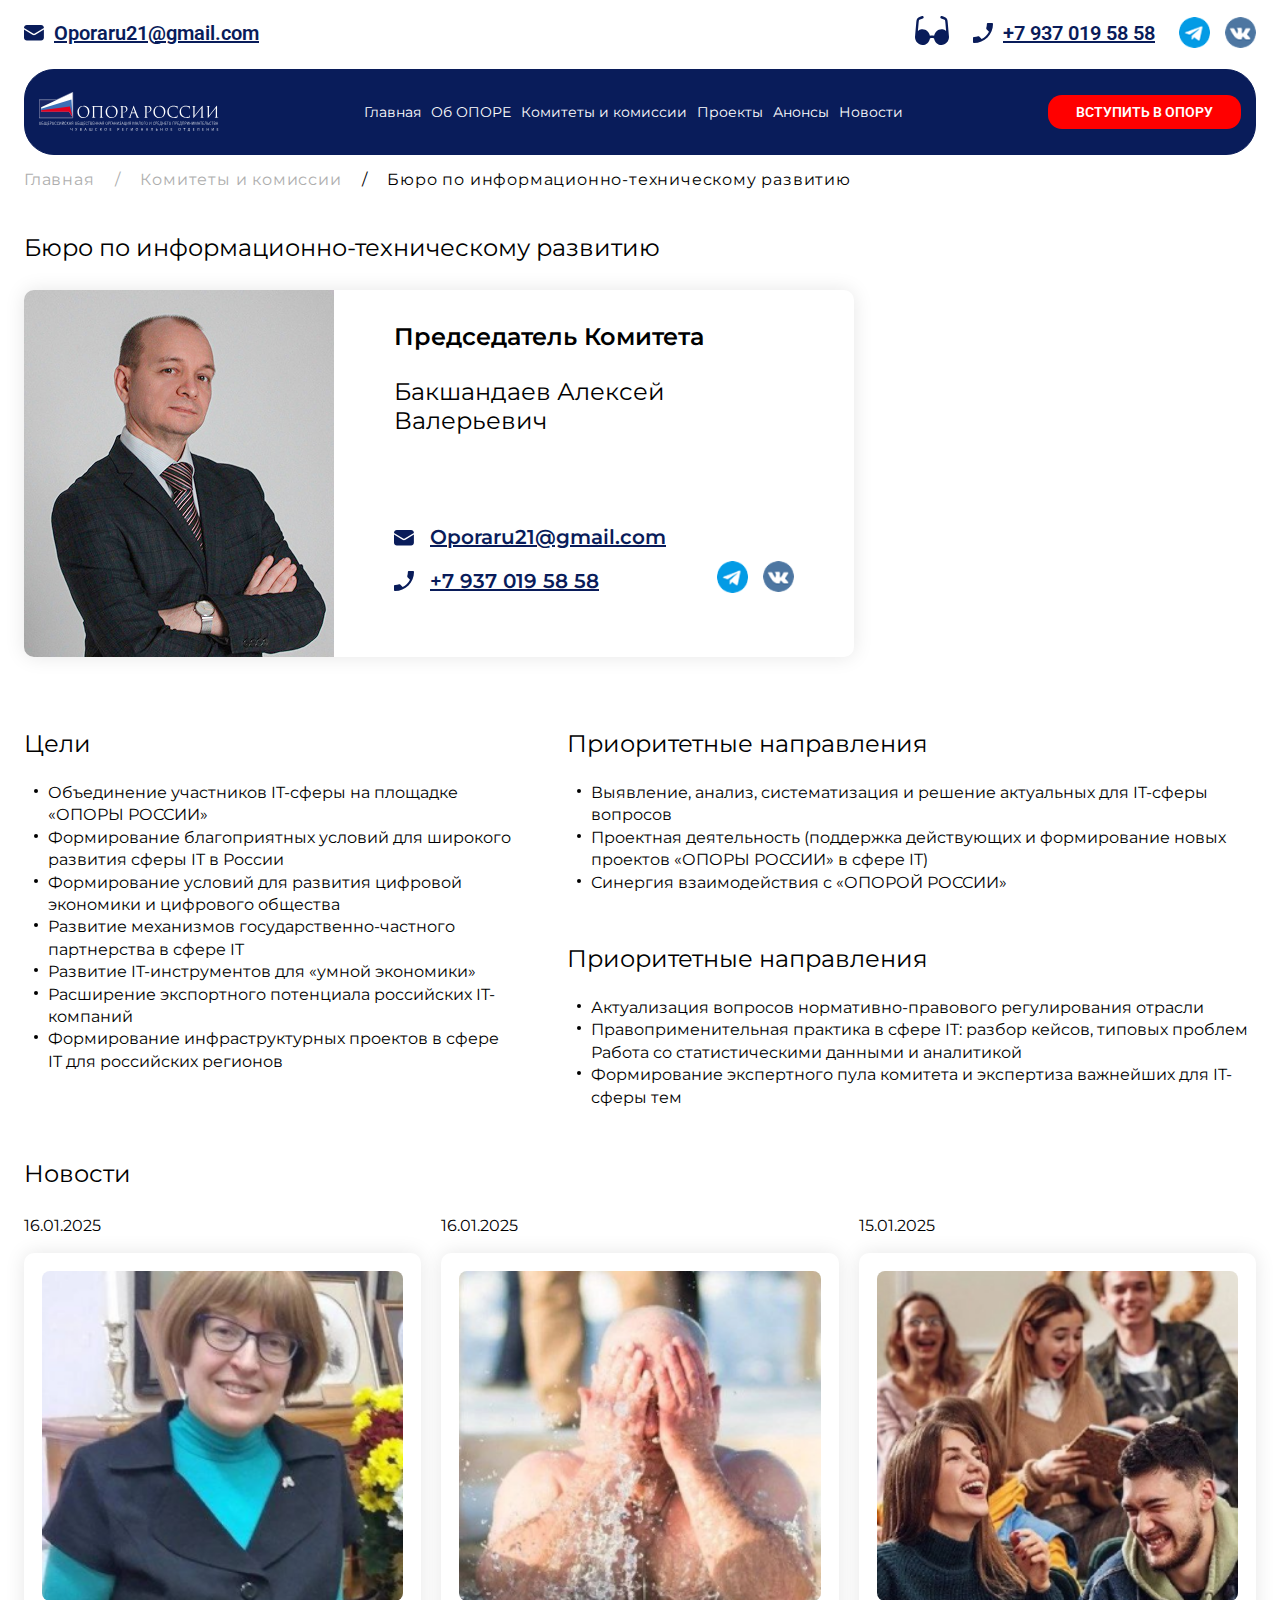
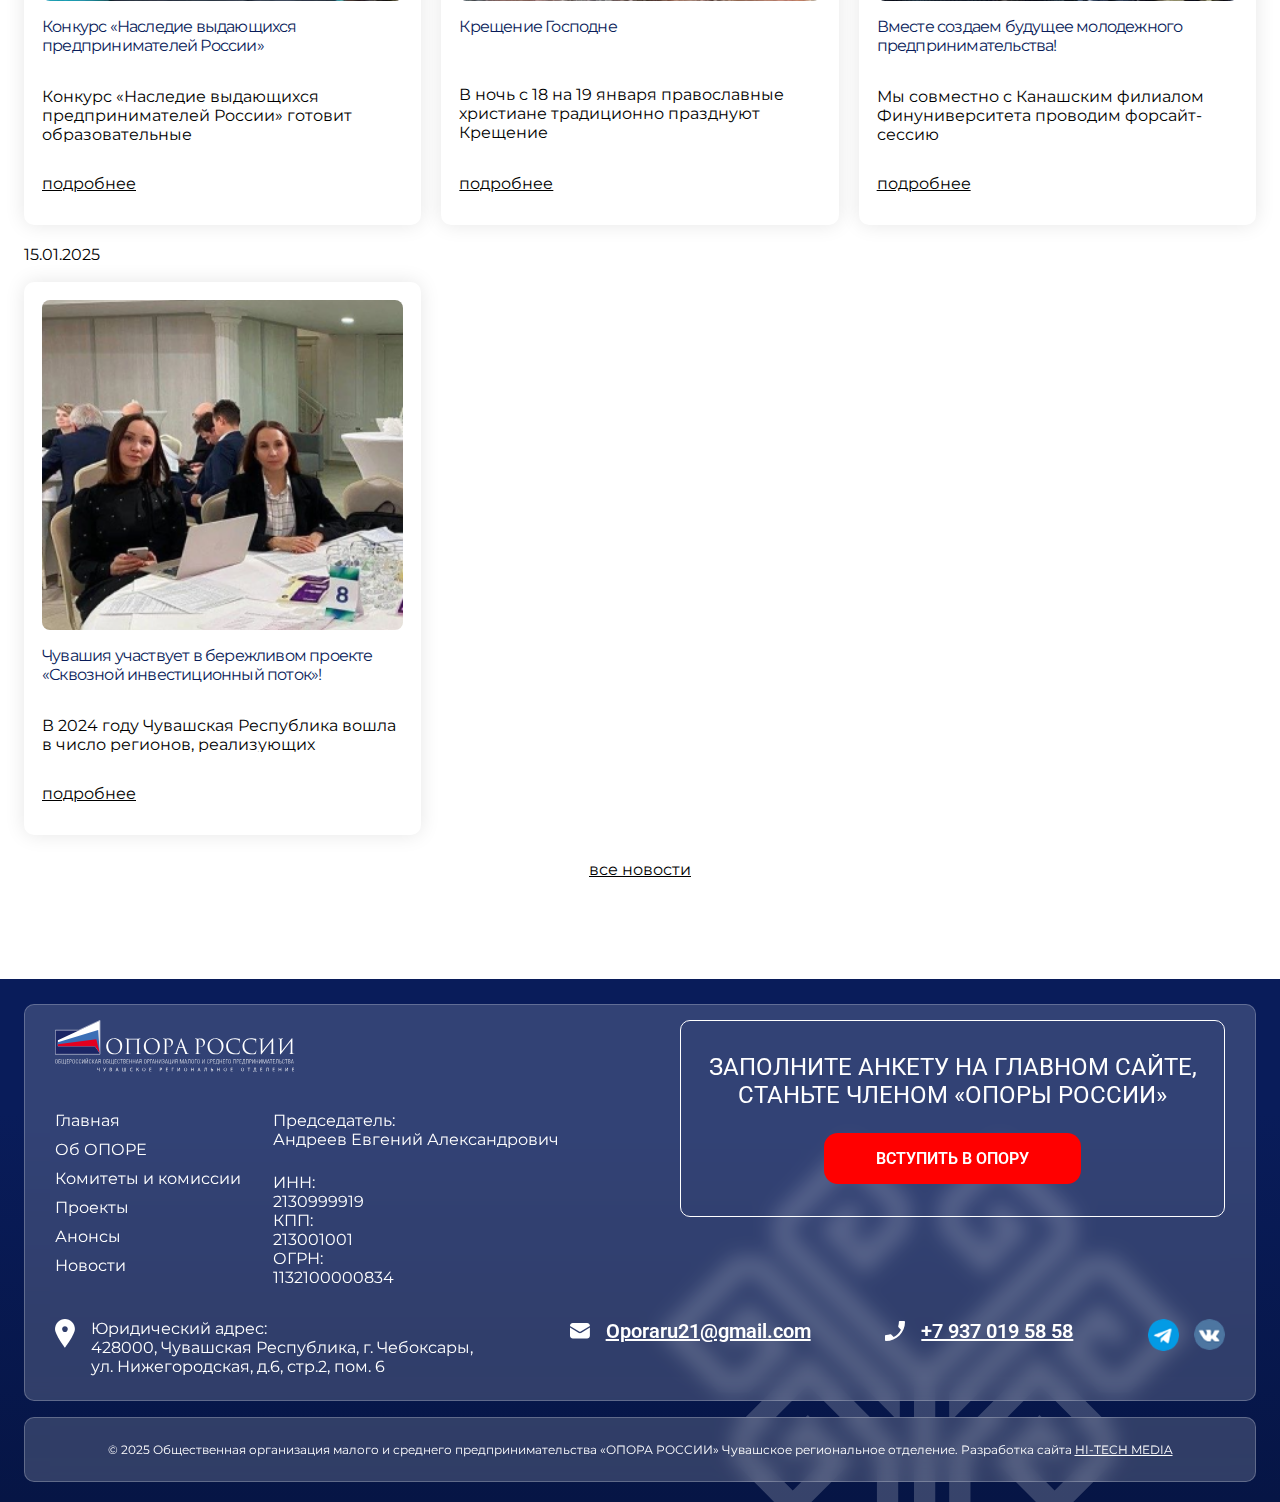
<file: pages/committees-detail.html>
<!DOCTYPE html>
<html lang="ru">
<head>
    <meta charset="UTF-8">
    <meta name="viewport" content="width=device-width, initial-scale=1.0">
    <title>Страница комитета</title>

    <script src="https://lidrekon.ru/slep/js/jquery.js"></script>
    <script src="https://lidrekon.ru/slep/js/uhpv-full.min.js"></script>

    <link rel="stylesheet" href="../css/main.css">
</head>
<body>
    <header class="header">
        <div class="container header__inner">
            <div class="header__top">
                <a href="mailto:" class="header__link">
                    <svg width="20" height="17" viewBox="0 0 20 17" fill="none" xmlns="http://www.w3.org/2000/svg">
                        <path d="M0 5.58594V13.71C0 14.4633 0.299273 15.1858 0.831983 15.7185C1.36469 16.2513 2.0872 16.5505 2.84057 16.5505H17.0434C17.7968 16.5505 18.5193 16.2513 19.052 15.7185C19.5847 15.1858 19.884 14.4633 19.884 13.71V5.58594L11.4304 10.787C10.9828 11.0624 10.4676 11.2082 9.94199 11.2082C9.41642 11.2082 8.90116 11.0624 8.45353 10.787L0 5.58594Z" />
                        <path d="M19.884 3.91791V3.7683C19.884 3.01494 19.5847 2.29243 19.052 1.75972C18.5193 1.22701 17.7968 0.927734 17.0434 0.927734H2.84057C2.0872 0.927734 1.36469 1.22701 0.831983 1.75972C0.299273 2.29243 0 3.01494 0 3.7683V3.91791L9.19776 9.57821C9.42158 9.71591 9.67921 9.78881 9.94199 9.78881C10.2048 9.78881 10.4624 9.71591 10.6862 9.57821L19.884 3.91791Z" />
                    </svg>    
                    Oporaru21@gmail.com
                </a>
                <div class="header__top-info">
                    <button class="header__top-vision header__top-vision--desktop" id="specialButton">
                        <svg width="34" height="29" viewBox="0 0 34 29" fill="none" xmlns="http://www.w3.org/2000/svg">
                            <path fill-rule="evenodd" clip-rule="evenodd" d="M7.88642 2.41721C8.18094 2.30982 8.42327 2.08518 8.56093 1.79191C8.6986 1.49864 8.72053 1.16035 8.62198 0.850258C8.52343 0.540167 8.31233 0.28323 8.03437 0.135067C7.75642 -0.0130963 7.43397 -0.040564 7.13684 0.0586094L6.25916 0.365244C5.35777 0.680167 4.59079 0.947023 3.98354 1.23874C3.33674 1.54869 2.7706 1.92826 2.32149 2.52495C1.87079 3.12165 1.64781 3.78464 1.50707 4.51394C1.37581 5.20179 1.30307 6.0438 1.21767 7.03663L0.113861 19.7496C0.0400701 20.2002 0.00198661 20.6565 0 21.1137C0.00790698 25.4546 3.36837 29 7.51163 29C9.29463 29.0003 11.0196 28.3359 12.3781 27.1255C13.7366 25.9151 14.64 24.2377 14.9268 22.3933L15.2731 22.264C16.3899 21.8464 17.6101 21.8464 18.7269 22.264L19.0748 22.3933C19.3615 24.2374 20.2647 25.9146 21.6229 27.125C22.981 28.3353 24.7056 28.9999 26.4884 29C30.6316 29 33.9905 25.453 34 21.1137C34 20.6485 33.9615 20.1938 33.8846 19.7496L32.7823 7.03829C32.6969 6.0438 32.6242 5.20345 32.4929 4.51725C32.3522 3.7863 32.1292 3.12165 31.6785 2.52661C31.2278 1.93157 30.6633 1.54869 30.0165 1.2404C29.4092 0.94868 28.6438 0.681824 27.7408 0.366902L26.8632 0.0602667C26.566 -0.0389067 26.2436 -0.0114389 25.9656 0.136724C25.6877 0.284887 25.4766 0.541824 25.378 0.851915C25.2795 1.16201 25.3014 1.5003 25.4391 1.79357C25.5767 2.08684 25.8191 2.31148 26.1136 2.41887L26.9327 2.70396C27.9085 3.0454 28.5521 3.27248 29.0297 3.50121C29.482 3.71668 29.6844 3.89072 29.8204 4.06973C29.9548 4.24708 30.0687 4.49405 30.1667 5.00455C30.2695 5.54489 30.3327 6.25264 30.426 7.32669L31.0823 14.8998C30.0583 14.0699 28.8471 13.5314 27.5662 13.3366C26.2852 13.1418 24.9779 13.2972 23.7711 13.7878C22.5643 14.2784 21.499 15.0875 20.6784 16.1367C19.8577 17.1859 19.3097 18.4396 19.0874 19.7761C17.7238 19.3626 16.2762 19.3626 14.9126 19.7761C14.6903 18.4396 14.1423 17.1859 13.3216 16.1367C12.501 15.0875 11.4357 14.2784 10.2289 13.7878C9.02209 13.2972 7.71482 13.1418 6.43384 13.3366C5.15287 13.5314 3.94166 14.0699 2.91767 14.8998L2.99358 14.018L3.57395 7.32669C3.66726 6.25264 3.73051 5.54489 3.8333 5.00621C3.93135 4.49405 4.04521 4.24708 4.18121 4.06973C4.31563 3.89072 4.51805 3.71834 4.97033 3.50121C5.44791 3.27248 6.09153 3.0454 7.06726 2.70562L7.88642 2.41721Z" />
                        </svg>
                    </button>
                    <a href="tel:" class="header__link">
                        <svg width="20" height="20" viewBox="0 0 20 20" fill="none" xmlns="http://www.w3.org/2000/svg">
                            <path d="M15.9778 8.65556C14.3778 11.8 11.8 14.3778 8.65555 15.9778L6.21111 13.5333C5.9 13.2222 5.46667 13.1333 5.07778 13.2556C3.83333 13.6667 2.5 13.8889 1.11111 13.8889C0.816425 13.8889 0.53381 14.006 0.325436 14.2143C0.117062 14.4227 0 14.7053 0 15V18.8889C0 19.1836 0.117062 19.4662 0.325436 19.6746C0.53381 19.8829 0.816425 20 1.11111 20C6.12076 20 10.9252 18.0099 14.4676 14.4676C18.0099 10.9252 20 6.12076 20 1.11111C20 0.816426 19.8829 0.533811 19.6746 0.325437C19.4662 0.117063 19.1836 0 18.8889 0H15C14.7053 0 14.4227 0.117063 14.2143 0.325437C14.006 0.533811 13.8889 0.816426 13.8889 1.11111C13.8889 2.5 13.6667 3.83333 13.2556 5.07778C13.1333 5.46667 13.2222 5.9 13.5333 6.21111L15.9778 8.65556Z" />
                        </svg>
                        +7 937 019 58 58
                    </a>
                    <ul class="social-list">
                        <li class="social-list__item">
                            <a href="" class="social-list__link">
                                <img src="../assets/img/icons/i-tg.png" alt="">
                            </a>
                        </li>
                        <li class="social-list-item">
                            <a href="" class="social-list__link">
                                <img src="../assets/img/icons/i-vk.png" alt="">
                            </a>
                        </li>
                    </ul>
                </div>
            </div>
            <div class="header__wrapper">
                <a href="../index.html" class="header__logo">
                    <img src="../assets/img/icons/header-logo.svg" class="header__logo-img" alt="">
                </a>
                <nav class="menu">
                    <ul class="menu-nav">
                        <li class="menu-nav__item">
                            <a href="../index.html" class="menu-nav__link">Главная</a>
                        </li>
                        <li class="menu-nav__item">
                            <a href="./about.html" class="menu-nav__link">Об ОПОРЕ</a>
                        </li>
                        <li class="menu-nav__item">
                            <a href="./committees.html" class="menu-nav__link">Комитеты и комиссии</a>
                        </li>
                        <li class="menu-nav__item">
                            <a href="./projects.html" class="menu-nav__link">Проекты</a>
                        </li>
                        <li class="menu-nav__item">
                            <a href="./events.html" class="menu-nav__link">Анонсы</a>
                        </li>
                        <li class="menu-nav__item">
                            <a href="./news.html" class="menu-nav__link">Новости</a>
                        </li>
                    </ul>
                </nav>
                <a href="" class="btn btn--red header__btn">ВСТУПИТЬ В ОПОРУ</a>
                <button class="header__top-vision header__top-vision--mobile">
                    <svg width="34" height="29" viewBox="0 0 34 29" fill="none" xmlns="http://www.w3.org/2000/svg">
                        <path fill-rule="evenodd" clip-rule="evenodd" d="M7.88642 2.41721C8.18094 2.30982 8.42327 2.08518 8.56093 1.79191C8.6986 1.49864 8.72053 1.16035 8.62198 0.850258C8.52343 0.540167 8.31233 0.28323 8.03437 0.135067C7.75642 -0.0130963 7.43397 -0.040564 7.13684 0.0586094L6.25916 0.365244C5.35777 0.680167 4.59079 0.947023 3.98354 1.23874C3.33674 1.54869 2.7706 1.92826 2.32149 2.52495C1.87079 3.12165 1.64781 3.78464 1.50707 4.51394C1.37581 5.20179 1.30307 6.0438 1.21767 7.03663L0.113861 19.7496C0.0400701 20.2002 0.00198661 20.6565 0 21.1137C0.00790698 25.4546 3.36837 29 7.51163 29C9.29463 29.0003 11.0196 28.3359 12.3781 27.1255C13.7366 25.9151 14.64 24.2377 14.9268 22.3933L15.2731 22.264C16.3899 21.8464 17.6101 21.8464 18.7269 22.264L19.0748 22.3933C19.3615 24.2374 20.2647 25.9146 21.6229 27.125C22.981 28.3353 24.7056 28.9999 26.4884 29C30.6316 29 33.9905 25.453 34 21.1137C34 20.6485 33.9615 20.1938 33.8846 19.7496L32.7823 7.03829C32.6969 6.0438 32.6242 5.20345 32.4929 4.51725C32.3522 3.7863 32.1292 3.12165 31.6785 2.52661C31.2278 1.93157 30.6633 1.54869 30.0165 1.2404C29.4092 0.94868 28.6438 0.681824 27.7408 0.366902L26.8632 0.0602667C26.566 -0.0389067 26.2436 -0.0114389 25.9656 0.136724C25.6877 0.284887 25.4766 0.541824 25.378 0.851915C25.2795 1.16201 25.3014 1.5003 25.4391 1.79357C25.5767 2.08684 25.8191 2.31148 26.1136 2.41887L26.9327 2.70396C27.9085 3.0454 28.5521 3.27248 29.0297 3.50121C29.482 3.71668 29.6844 3.89072 29.8204 4.06973C29.9548 4.24708 30.0687 4.49405 30.1667 5.00455C30.2695 5.54489 30.3327 6.25264 30.426 7.32669L31.0823 14.8998C30.0583 14.0699 28.8471 13.5314 27.5662 13.3366C26.2852 13.1418 24.9779 13.2972 23.7711 13.7878C22.5643 14.2784 21.499 15.0875 20.6784 16.1367C19.8577 17.1859 19.3097 18.4396 19.0874 19.7761C17.7238 19.3626 16.2762 19.3626 14.9126 19.7761C14.6903 18.4396 14.1423 17.1859 13.3216 16.1367C12.501 15.0875 11.4357 14.2784 10.2289 13.7878C9.02209 13.2972 7.71482 13.1418 6.43384 13.3366C5.15287 13.5314 3.94166 14.0699 2.91767 14.8998L2.99358 14.018L3.57395 7.32669C3.66726 6.25264 3.73051 5.54489 3.8333 5.00621C3.93135 4.49405 4.04521 4.24708 4.18121 4.06973C4.31563 3.89072 4.51805 3.71834 4.97033 3.50121C5.44791 3.27248 6.09153 3.0454 7.06726 2.70562L7.88642 2.41721Z" />
                    </svg>
                </button>
                <button class="btn-menu">
                    <span></span>
                    <span></span>
                    <span></span>
                </button>
            </div>
            <!-- mobile -->
             <div class="header__mobile">
                <div class="mobile-menu">
                    <ul class="mobile-menu__list">
                        <li class="mobile-menu__item">
                            <a href="../index.html" class="mobile-menu__link">Главная</a>
                        </li>
                        <li class="mobile-menu__item">
                            <a href="./about.html" class="mobile-menu__link">Об ОПОРЕ</a>
                        </li>
                        <li class="mobile-menu__item">
                            <a href="./committees.html" class="mobile-menu__link">Комитеты и комиссии</a>
                        </li>
                        <li class="mobile-menu__item">
                            <a href="./projects.html" class="mobile-menu__link">Проекты</a>
                        </li>
                        <li class="mobile-menu__item">
                            <a href="./events.html" class="mobile-menu__link">Анонсы</a>
                        </li>
                        <li class="mobile-menu__item">
                            <a href="./news.html" class="mobile-menu__link">Новости</a>
                        </li>
                    </ul>
                    <div class="mobile-menu__form">
                        <p class="mobile-menu__form-title">Заполните анкету на главном сайте, станьте членом «ОПОРЫ РОССИИ»</p>
                        <a href="" class="btn btn--red mobile-menu__form-link">ВСТУПИТЬ В ОПОРУ</a>
                    </div>
                    <ul class="mobile-menu__info">
                        <li class="mobile-menu__info-item">
                            <ul class="social-list">
                                <li class="social-list__item">
                                    <a href="" class="social-list__link">
                                        <img src="../assets/img/icons/i-tg.png" alt="">
                                    </a>
                                </li>
                                <li class="social-list-item">
                                    <a href="" class="social-list__link">
                                        <img src="../assets/img/icons/i-vk.png" alt="">
                                    </a>
                                </li>
                            </ul>
                        </li>                        
                        <li class="mobile-menu__info-item">
                            <a href="tel:" class="mobile-menu__info-item__link">
                                <svg width="20" height="20" viewBox="0 0 20 20" fill="none" xmlns="http://www.w3.org/2000/svg">
                                    <path d="M15.9778 8.65556C14.3778 11.8 11.8 14.3778 8.65555 15.9778L6.21111 13.5333C5.9 13.2222 5.46667 13.1333 5.07778 13.2556C3.83333 13.6667 2.5 13.8889 1.11111 13.8889C0.816425 13.8889 0.53381 14.006 0.325436 14.2143C0.117062 14.4227 0 14.7053 0 15V18.8889C0 19.1836 0.117062 19.4662 0.325436 19.6746C0.53381 19.8829 0.816425 20 1.11111 20C6.12076 20 10.9252 18.0099 14.4676 14.4676C18.0099 10.9252 20 6.12076 20 1.11111C20 0.816426 19.8829 0.533811 19.6746 0.325437C19.4662 0.117063 19.1836 0 18.8889 0H15C14.7053 0 14.4227 0.117063 14.2143 0.325437C14.006 0.533811 13.8889 0.816426 13.8889 1.11111C13.8889 2.5 13.6667 3.83333 13.2556 5.07778C13.1333 5.46667 13.2222 5.9 13.5333 6.21111L15.9778 8.65556Z" />
                                </svg>
                                +7 937 019 58 58
                            </a>
                        </li>                        
                        <li class="mobile-menu__info-item">
                            <a href="mailto:" class="mobile-menu__info-item__link">
                                <svg width="20" height="17" viewBox="0 0 20 17" fill="none" xmlns="http://www.w3.org/2000/svg">
                                    <path d="M0 5.58594V13.71C0 14.4633 0.299273 15.1858 0.831983 15.7185C1.36469 16.2513 2.0872 16.5505 2.84057 16.5505H17.0434C17.7968 16.5505 18.5193 16.2513 19.052 15.7185C19.5847 15.1858 19.884 14.4633 19.884 13.71V5.58594L11.4304 10.787C10.9828 11.0624 10.4676 11.2082 9.94199 11.2082C9.41642 11.2082 8.90116 11.0624 8.45353 10.787L0 5.58594Z" />
                                    <path d="M19.884 3.91791V3.7683C19.884 3.01494 19.5847 2.29243 19.052 1.75972C18.5193 1.22701 17.7968 0.927734 17.0434 0.927734H2.84057C2.0872 0.927734 1.36469 1.22701 0.831983 1.75972C0.299273 2.29243 0 3.01494 0 3.7683V3.91791L9.19776 9.57821C9.42158 9.71591 9.67921 9.78881 9.94199 9.78881C10.2048 9.78881 10.4624 9.71591 10.6862 9.57821L19.884 3.91791Z" />
                                </svg>    
                                Oporaru21@gmail.com
                            </a>
                        </li>                        
                    </ul>
                </div>
             </div>
        </div>
    </header>

    <main class="second-page">
        <!-- Хлебные крошки -->
        <section class="breadcrumb-section">
            <div class="container">
                <ul class="breadcrumb">
                    <li class="breadcrumb__item">
                        <a href="../index.html" class="breadcrumb__item-link">Главная</a>
                    </li>
                    <li class="breadcrumb__item">
                        <a href="../index.html" class="breadcrumb__item-link">Комитеты и комиссии</a>
                    </li>
                    <li class="breadcrumb__item">
                        <span class="breadcrumb__item-link breadcrumb__item-link--active">Бюро по информационно-техническому развитию</span>
                    </li>
                </ul>
            </div>
        </section>

        <section class="title-section">
            <div class="container">
                <h1 class="title-section__title">Бюро по информационно-техническому развитию</h1>
            </div>
        </section>

        <section class="committees-detail-section">
            <div class="container">
                <div class="committees-card">
                    <div class="committees-card__wrapper">
                        <div class="committees-card__left">
                            <img src="../assets/img/committees/card.png" alt="">
                        </div>
                        <div class="committees-card__info">
                            <span class="committees-card__info-title">Председатель Комитета</span>
                            <p class="committees-card__info-name">Бакшандаев 
                                Алексей Валерьевич</p>
                            <div class="committees-card__info-wrapper">
                                <ul class="committees-card__info-list">
                                    <li class="committees-card__info-item">
                                        <a href="" class="committees-card__info-link">
                                            <svg width="20" height="17" viewBox="0 0 20 17" fill="none" xmlns="http://www.w3.org/2000/svg">
                                                <path d="M0 5.58594V13.71C0 14.4633 0.299273 15.1858 0.831983 15.7185C1.36469 16.2513 2.0872 16.5505 2.84057 16.5505H17.0434C17.7968 16.5505 18.5193 16.2513 19.052 15.7185C19.5847 15.1858 19.884 14.4633 19.884 13.71V5.58594L11.4304 10.787C10.9828 11.0624 10.4676 11.2082 9.94199 11.2082C9.41642 11.2082 8.90116 11.0624 8.45353 10.787L0 5.58594Z" />
                                                <path d="M19.884 3.91791V3.7683C19.884 3.01494 19.5847 2.29243 19.052 1.75972C18.5193 1.22701 17.7968 0.927734 17.0434 0.927734H2.84057C2.0872 0.927734 1.36469 1.22701 0.831983 1.75972C0.299273 2.29243 0 3.01494 0 3.7683V3.91791L9.19776 9.57821C9.42158 9.71591 9.67921 9.78881 9.94199 9.78881C10.2048 9.78881 10.4624 9.71591 10.6862 9.57821L19.884 3.91791Z" />
                                            </svg>
                                            Oporaru21@gmail.com
                                        </a>
                                    </li>
                                    <li class="committees-card__info-item">
                                        <a href="" class="committees-card__info-link">
                                            <svg width="20" height="20" viewBox="0 0 20 20" fill="none" xmlns="http://www.w3.org/2000/svg">
                                                <path d="M15.9778 8.65556C14.3778 11.8 11.8 14.3778 8.65555 15.9778L6.21111 13.5333C5.9 13.2222 5.46667 13.1333 5.07778 13.2556C3.83333 13.6667 2.5 13.8889 1.11111 13.8889C0.816425 13.8889 0.53381 14.006 0.325436 14.2143C0.117062 14.4227 0 14.7053 0 15V18.8889C0 19.1836 0.117062 19.4662 0.325436 19.6746C0.53381 19.8829 0.816425 20 1.11111 20C6.12076 20 10.9252 18.0099 14.4676 14.4676C18.0099 10.9252 20 6.12076 20 1.11111C20 0.816426 19.8829 0.533811 19.6746 0.325437C19.4662 0.117063 19.1836 0 18.8889 0H15C14.7053 0 14.4227 0.117063 14.2143 0.325437C14.006 0.533811 13.8889 0.816426 13.8889 1.11111C13.8889 2.5 13.6667 3.83333 13.2556 5.07778C13.1333 5.46667 13.2222 5.9 13.5333 6.21111L15.9778 8.65556Z"/>
                                            </svg>
                                            +7 937 019 58 58
                                        </a>
                                    </li>
                                </ul>
                                <ul class="social-list">
                                    <li class="social-list__item">
                                        <a href="" class="social-list__link">
                                            <img src="../assets/img/icons/i-tg.png" alt="">
                                        </a>
                                    </li>
                                    <li class="social-list-item">
                                        <a href="" class="social-list__link">
                                            <img src="../assets/img/icons/i-vk.png" alt="">
                                        </a>
                                    </li>
                                </ul>
                            </div>
                        </div>
                    </div>
                </div>

                <div class="committees-grid">
                    <div class="committees-grid__col committees-grid__col--big">
                        <div class="committees-grid__item">
                            <h2 class="committees-grid__item-title">Цели</h2>
                            <ul class="committees-grid__item-list">
                                <li class="committees-grid__item-item">
                                    <p class="committees-grid__item-text">Объединение участников IT-сферы на площадке «ОПОРЫ РОССИИ»</p>
                                </li>
                                <li class="committees-grid__item-item">
                                    <p class="committees-grid__item-text">Формирование благоприятных условий для широкого развития сферы IT в России</p>
                                </li>
                                <li class="committees-grid__item-item">
                                    <p class="committees-grid__item-text">Формирование условий для развития цифровой экономики и цифрового общества</p>
                                </li>
                                <li class="committees-grid__item-item">
                                    <p class="committees-grid__item-text">Развитие механизмов государственно-частного партнерства в сфере IT</p>
                                </li>
                                <li class="committees-grid__item-item">
                                    <p class="committees-grid__item-text">Развитие IT-инструментов для «умной экономики»</p>
                                </li>
                                <li class="committees-grid__item-item">
                                    <p class="committees-grid__item-text">Расширение экспортного потенциала российских IT-компаний</p>
                                </li>
                                <li class="committees-grid__item-item">
                                    <p class="committees-grid__item-text">Формирование инфраструктурных проектов в сфере IT для российских регионов</p>
                                </li>
                            </ul>
                        </div>
                    </div>
                    <div class="committees-grid__col committees-grid__col--small">
                        <div class="committees-grid__item">
                            <h2 class="committees-grid__item-title">Приоритетные направления</h2>
                            <ul class="committees-grid__item-list">
                                <li class="committees-grid__item-item">
                                    <p class="committees-grid__item-text">Выявление, анализ, систематизация и решение актуальных для IT-сферы вопросов</p>
                                </li>
                                <li class="committees-grid__item-item">
                                    <p class="committees-grid__item-text">Проектная деятельность (поддержка действующих и формирование новых проектов «ОПОРЫ РОССИИ» в сфере IT)</p>
                                </li>
                                <li class="committees-grid__item-item">
                                    <p class="committees-grid__item-text">Синергия взаимодействия с «ОПОРОЙ РОССИИ»</p>
                                </li>
                            </ul>
                        </div>
                        <div class="committees-grid__item">
                            <h2 class="committees-grid__item-title">Приоритетные направления</h2>
                            <ul class="committees-grid__item-list">
                                <li class="committees-grid__item-item">
                                    <p class="committees-grid__item-text">Актуализация вопросов нормативно-правового регулирования отрасли</p>
                                </li>
                                <li class="committees-grid__item-item">
                                    <p class="committees-grid__item-text">Правоприменительная практика в сфере IT: разбор кейсов, типовых проблем Работа со статистическими данными и аналитикой</p>
                                </li>
                                <li class="committees-grid__item-item">
                                    <p class="committees-grid__item-text">Формирование экспертного пула комитета и экспертиза важнейших для IT-сферы тем</p>
                                </li>
                            </ul>
                        </div>
                    </div>
                </div>
            </div>
        </section>

        <section class="news-section">
            <div class="container">
                <div class="news">
                    <h2 class="news__title">Новости</h2>
                    <div class="news__inner">
                        <div class="news__wrapper">
                            <div class="news__item">
                                <span class="news__date">16.01.2025</span>
                                <div class="news__card">
                                    <div class="news__card-img">
                                        <img src="../assets/img/news/news-1.png" alt="">
                                    </div>
                                    <div class="news__card-info">
                                        <p class="news__card-name">Конкурс «Наследие выдающихся предпринимателей России»</p>
                                        <p class="news__card-text">Конкурс «Наследие выдающихся предпринимателей России» готовит образовательные</p>
                                        <a href="" class="news__card-link">подробнее</a>
                                    </div>
                                </div>
                            </div>
                            <div class="news__item">
                                <span class="news__date">16.01.2025</span>
                                <div class="news__card">
                                    <div class="news__card-img">
                                        <img src="../assets/img/news/news-2.png" alt="">
                                    </div>
                                    <div class="news__card-info">
                                        <p class="news__card-name">Крещение Господне</p>
                                        <p class="news__card-text">В ночь с 18 на 19 января православные христиане традиционно празднуют Крещение</p>
                                        <a href="" class="news__card-link">подробнее</a>
                                    </div>
                                </div>
                            </div>
                            <div class="news__item">
                                <span class="news__date">15.01.2025</span>
                                <div class="news__card">
                                    <div class="news__card-img">
                                        <img src="../assets/img/news/news-3.png" alt="">
                                    </div>
                                    <div class="news__card-info">
                                        <p class="news__card-name">Вместе создаем будущее молодежного предпринимательства!</p>
                                        <p class="news__card-text">Мы совместно с Канашским филиалом Финуниверситета проводим форсайт-сессию</p>
                                        <a href="" class="news__card-link">подробнее</a>
                                    </div>
                                </div>
                            </div>
                            <div class="news__item">
                                <span class="news__date">15.01.2025</span>
                                <div class="news__card">
                                    <div class="news__card-img">
                                        <img src="../assets/img/news/news-4.png" alt="">
                                    </div>
                                    <div class="news__card-info">
                                        <p class="news__card-name">Чувашия участвует в бережливом проекте «Сквозной инвестиционный поток»!</p>
                                        <p class="news__card-text">В 2024 году Чувашская Республика вошла в число регионов, реализующих</p>
                                        <a href="" class="news__card-link">подробнее</a>
                                    </div>
                                </div>
                            </div>
                        </div>
                        <a href="" class="news__more">все новости</a>
                    </div>
                </div>
            </div>
        </section>
    </main>

    <footer class="footer">
        <div class="container">
            <div class="footer__wrapper">
                <div class="footer__inner">
                    <div class="footer__top">
                        <div class="footer__left">
                            <a href="../index.html" class="footer__logo">
                                <img src="../assets/img/icons/footer-logo.svg" class="footer__logo-img" alt="">
                            </a>
                            <div class="footer__row">
                                <div class="footer__col">
                                    <ul class="footer-menu">
                                        <li class="footer-menu__item">
                                            <a href="../index.html" class="footer-menu__link">Главная</a>
                                        </li>
                                        <li class="footer-menu__item">
                                            <a href="./about.html" class="footer-menu__link">Об ОПОРЕ</a>
                                        </li>
                                        <li class="footer-menu__item">
                                            <a href="./committees.html" class="footer-menu__link">Комитеты и комиссии</a>
                                        </li>
                                        <li class="footer-menu__item">
                                            <a href="./projects.html" class="footer-menu__link">Проекты</a>
                                        </li>
                                        <li class="footer-menu__item">
                                            <a href="./events.html" class="footer-menu__link">Анонсы</a>
                                        </li>
                                        <li class="footer-menu__item">
                                            <a href="./news.html" class="footer-menu__link">Новости</a>
                                        </li>
                                    </ul>
                                </div>
                                <div class="footer__col">
                                    <ul class="footer-info">
                                        <li class="footer-info__item">
                                            <span class="footer-info__name">Председатель:</span>
                                            <p class="footer-info__value">Андреев Евгений Александрович</p>
                                        </li>
                                        <li class="footer-info__item">
                                            <span class="footer-info__name">ИНН:</span>
                                            <p class="footer-info__value">2130999919</p>
                                        </li>
                                        <li class="footer-info__item">
                                            <span class="footer-info__name">КПП:</span>
                                            <p class="footer-info__value">213001001</p>
                                        </li>
                                        <li class="footer-info__item">
                                            <span class="footer-info__name">ОГРН:</span>
                                            <p class="footer-info__value">1132100000834</p>
                                        </li>
                                    </ul>
                                </div>
                            </div>
                        </div>
                        <div class="footer-form">
                            <div class="footer-form__inner">
                                <div class="footer-form__wrapper">
                                    <p class="footer-form__title">Заполните анкету на главном сайте, станьте членом «ОПОРЫ РОССИИ»</p>
                                    <a href="" class="btn btn--red footer-form__link">ВСТУПИТЬ В ОПОРУ</a>
                                </div>
                            </div>
                        </div>
                    </div>
                    <div class="footer__bottom">
                        <ul class="contacts-list">
                            <li class="contacts-list__item">
                                <p class="contacts-list__link">
                                    <svg width="18" height="26" viewBox="0 0 18 26" fill="none" xmlns="http://www.w3.org/2000/svg">
                                        <path d="M8.95976 26C8.95976 26 0 14.131 0 9.1C-1.75329e-08 7.90497 0.231751 6.72164 0.682021 5.61758C1.13229 4.51352 1.79226 3.51034 2.62425 2.66533C3.45624 1.82032 4.44396 1.15001 5.53101 0.692696C6.61806 0.235378 7.78315 0 8.95976 0C10.1364 0 11.3015 0.235378 12.3885 0.692696C13.4756 1.15001 14.4633 1.82032 15.2953 2.66533C16.1273 3.51034 16.7872 4.51352 17.2375 5.61758C17.6878 6.72164 17.9195 7.90497 17.9195 9.1C17.9195 14.131 8.95976 26 8.95976 26ZM8.95976 11.7C9.6387 11.7 10.2898 11.4261 10.7699 10.9385C11.25 10.4509 11.5197 9.78956 11.5197 9.1C11.5197 8.41044 11.25 7.74912 10.7699 7.26152C10.2898 6.77393 9.6387 6.5 8.95976 6.5C8.28083 6.5 7.6297 6.77393 7.14962 7.26152C6.66954 7.74912 6.39983 8.41044 6.39983 9.1C6.39983 9.78956 6.66954 10.4509 7.14962 10.9385C7.6297 11.4261 8.28083 11.7 8.95976 11.7Z" />
                                    </svg>
                                    Юридический адрес: <br> 428000, Чувашская Республика, г. Чебоксары, ул. Нижегородская, д.6, стр.2, пом. 6
                                </p>
                            </li>
                            <li class="contacts-list__item">
                                <a href="" class="contacts-list__link">
                                    <svg width="20" height="17" viewBox="0 0 20 17" fill="none" xmlns="http://www.w3.org/2000/svg">
                                        <path d="M0 5.58594V13.71C0 14.4633 0.299273 15.1858 0.831983 15.7185C1.36469 16.2513 2.0872 16.5505 2.84057 16.5505H17.0434C17.7968 16.5505 18.5193 16.2513 19.052 15.7185C19.5847 15.1858 19.884 14.4633 19.884 13.71V5.58594L11.4304 10.787C10.9828 11.0624 10.4676 11.2082 9.94199 11.2082C9.41642 11.2082 8.90116 11.0624 8.45353 10.787L0 5.58594Z" />
                                        <path d="M19.884 3.91791V3.7683C19.884 3.01494 19.5847 2.29243 19.052 1.75972C18.5193 1.22701 17.7968 0.927734 17.0434 0.927734H2.84057C2.0872 0.927734 1.36469 1.22701 0.831983 1.75972C0.299273 2.29243 0 3.01494 0 3.7683V3.91791L9.19776 9.57821C9.42158 9.71591 9.67921 9.78881 9.94199 9.78881C10.2048 9.78881 10.4624 9.71591 10.6862 9.57821L19.884 3.91791Z" />
                                    </svg>
                                    Oporaru21@gmail.com
                                </a>
                            </li>
                            <li class="contacts-list__item">
                                <a href="" class="contacts-list__link">
                                    <svg width="20" height="20" viewBox="0 0 20 20" fill="none" xmlns="http://www.w3.org/2000/svg">
                                        <path d="M15.9778 8.65556C14.3778 11.8 11.8 14.3778 8.65555 15.9778L6.21111 13.5333C5.9 13.2222 5.46667 13.1333 5.07778 13.2556C3.83333 13.6667 2.5 13.8889 1.11111 13.8889C0.816425 13.8889 0.53381 14.006 0.325436 14.2143C0.117062 14.4227 0 14.7053 0 15V18.8889C0 19.1836 0.117062 19.4662 0.325436 19.6746C0.53381 19.8829 0.816425 20 1.11111 20C6.12076 20 10.9252 18.0099 14.4676 14.4676C18.0099 10.9252 20 6.12076 20 1.11111C20 0.816426 19.8829 0.533811 19.6746 0.325437C19.4662 0.117063 19.1836 0 18.8889 0H15C14.7053 0 14.4227 0.117063 14.2143 0.325437C14.006 0.533811 13.8889 0.816426 13.8889 1.11111C13.8889 2.5 13.6667 3.83333 13.2556 5.07778C13.1333 5.46667 13.2222 5.9 13.5333 6.21111L15.9778 8.65556Z"/>
                                    </svg>
                                    +7 937 019 58 58
                                </a>
                            </li>
                            <li class="contacts-list__item">
                                <ul class="social-list">
                                    <li class="social-list__item">
                                        <a href="" class="social-list__link">
                                            <img src="../assets/img/icons/i-tg.png" alt="">
                                        </a>
                                    </li>
                                    <li class="social-list-item">
                                        <a href="" class="social-list__link">
                                            <img src="../assets/img/icons/i-vk.png" alt="">
                                        </a>
                                    </li>
                                </ul>
                            </li>
                        </ul>
                    </div>
                </div>
                <div class="footer__copyright">
                    <span>© 2025 Общественная организация малого и среднего предпринимательства «ОПОРА РОСCИИ» Чувашское региональное отделение. Разработка cайта <a href="" class="footer__copyright-link">hi-tech media</a></span>
                </div>
            </div>
        </div>
    </footer>

<script src="../assets/libs/jquery.min.js"></script>
<script src="../assets/libs/swiper-bundle.min.js"></script>
<script src="../assets/js/script.js"></script>
<script src="../assets/js/swiper.js"></script>
</body>
</html>
</file>
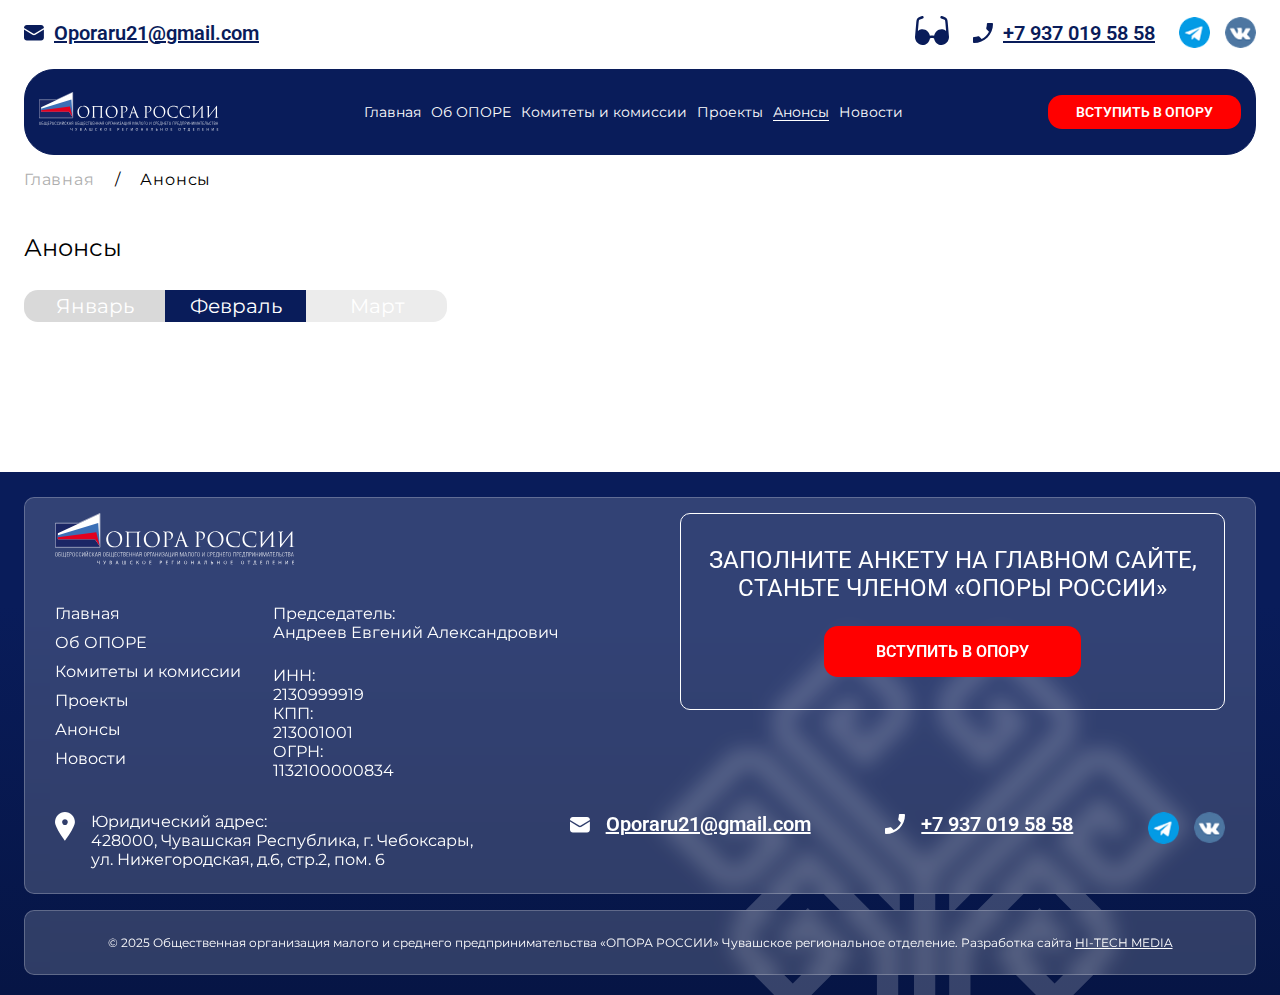
<file: pages/events.html>
<!DOCTYPE html>
<html lang="ru">
<head>
    <meta charset="UTF-8">
    <meta name="viewport" content="width=device-width, initial-scale=1.0">
    <title>Анонсы</title>

    <script src="https://lidrekon.ru/slep/js/jquery.js"></script>
    <script src="https://lidrekon.ru/slep/js/uhpv-full.min.js"></script>

    <link rel="stylesheet" href="../css/main.css">
</head>
<body>
    <header class="header">
        <div class="container header__inner">
            <div class="header__top">
                <a href="mailto:" class="header__link">
                    <svg width="20" height="17" viewBox="0 0 20 17" fill="none" xmlns="http://www.w3.org/2000/svg">
                        <path d="M0 5.58594V13.71C0 14.4633 0.299273 15.1858 0.831983 15.7185C1.36469 16.2513 2.0872 16.5505 2.84057 16.5505H17.0434C17.7968 16.5505 18.5193 16.2513 19.052 15.7185C19.5847 15.1858 19.884 14.4633 19.884 13.71V5.58594L11.4304 10.787C10.9828 11.0624 10.4676 11.2082 9.94199 11.2082C9.41642 11.2082 8.90116 11.0624 8.45353 10.787L0 5.58594Z" />
                        <path d="M19.884 3.91791V3.7683C19.884 3.01494 19.5847 2.29243 19.052 1.75972C18.5193 1.22701 17.7968 0.927734 17.0434 0.927734H2.84057C2.0872 0.927734 1.36469 1.22701 0.831983 1.75972C0.299273 2.29243 0 3.01494 0 3.7683V3.91791L9.19776 9.57821C9.42158 9.71591 9.67921 9.78881 9.94199 9.78881C10.2048 9.78881 10.4624 9.71591 10.6862 9.57821L19.884 3.91791Z" />
                    </svg>    
                    Oporaru21@gmail.com
                </a>
                <div class="header__top-info">
                    <button class="header__top-vision header__top-vision--desktop" id="specialButton">
                        <svg width="34" height="29" viewBox="0 0 34 29" fill="none" xmlns="http://www.w3.org/2000/svg">
                            <path fill-rule="evenodd" clip-rule="evenodd" d="M7.88642 2.41721C8.18094 2.30982 8.42327 2.08518 8.56093 1.79191C8.6986 1.49864 8.72053 1.16035 8.62198 0.850258C8.52343 0.540167 8.31233 0.28323 8.03437 0.135067C7.75642 -0.0130963 7.43397 -0.040564 7.13684 0.0586094L6.25916 0.365244C5.35777 0.680167 4.59079 0.947023 3.98354 1.23874C3.33674 1.54869 2.7706 1.92826 2.32149 2.52495C1.87079 3.12165 1.64781 3.78464 1.50707 4.51394C1.37581 5.20179 1.30307 6.0438 1.21767 7.03663L0.113861 19.7496C0.0400701 20.2002 0.00198661 20.6565 0 21.1137C0.00790698 25.4546 3.36837 29 7.51163 29C9.29463 29.0003 11.0196 28.3359 12.3781 27.1255C13.7366 25.9151 14.64 24.2377 14.9268 22.3933L15.2731 22.264C16.3899 21.8464 17.6101 21.8464 18.7269 22.264L19.0748 22.3933C19.3615 24.2374 20.2647 25.9146 21.6229 27.125C22.981 28.3353 24.7056 28.9999 26.4884 29C30.6316 29 33.9905 25.453 34 21.1137C34 20.6485 33.9615 20.1938 33.8846 19.7496L32.7823 7.03829C32.6969 6.0438 32.6242 5.20345 32.4929 4.51725C32.3522 3.7863 32.1292 3.12165 31.6785 2.52661C31.2278 1.93157 30.6633 1.54869 30.0165 1.2404C29.4092 0.94868 28.6438 0.681824 27.7408 0.366902L26.8632 0.0602667C26.566 -0.0389067 26.2436 -0.0114389 25.9656 0.136724C25.6877 0.284887 25.4766 0.541824 25.378 0.851915C25.2795 1.16201 25.3014 1.5003 25.4391 1.79357C25.5767 2.08684 25.8191 2.31148 26.1136 2.41887L26.9327 2.70396C27.9085 3.0454 28.5521 3.27248 29.0297 3.50121C29.482 3.71668 29.6844 3.89072 29.8204 4.06973C29.9548 4.24708 30.0687 4.49405 30.1667 5.00455C30.2695 5.54489 30.3327 6.25264 30.426 7.32669L31.0823 14.8998C30.0583 14.0699 28.8471 13.5314 27.5662 13.3366C26.2852 13.1418 24.9779 13.2972 23.7711 13.7878C22.5643 14.2784 21.499 15.0875 20.6784 16.1367C19.8577 17.1859 19.3097 18.4396 19.0874 19.7761C17.7238 19.3626 16.2762 19.3626 14.9126 19.7761C14.6903 18.4396 14.1423 17.1859 13.3216 16.1367C12.501 15.0875 11.4357 14.2784 10.2289 13.7878C9.02209 13.2972 7.71482 13.1418 6.43384 13.3366C5.15287 13.5314 3.94166 14.0699 2.91767 14.8998L2.99358 14.018L3.57395 7.32669C3.66726 6.25264 3.73051 5.54489 3.8333 5.00621C3.93135 4.49405 4.04521 4.24708 4.18121 4.06973C4.31563 3.89072 4.51805 3.71834 4.97033 3.50121C5.44791 3.27248 6.09153 3.0454 7.06726 2.70562L7.88642 2.41721Z" />
                        </svg>
                    </button>
                    <a href="tel:" class="header__link">
                        <svg width="20" height="20" viewBox="0 0 20 20" fill="none" xmlns="http://www.w3.org/2000/svg">
                            <path d="M15.9778 8.65556C14.3778 11.8 11.8 14.3778 8.65555 15.9778L6.21111 13.5333C5.9 13.2222 5.46667 13.1333 5.07778 13.2556C3.83333 13.6667 2.5 13.8889 1.11111 13.8889C0.816425 13.8889 0.53381 14.006 0.325436 14.2143C0.117062 14.4227 0 14.7053 0 15V18.8889C0 19.1836 0.117062 19.4662 0.325436 19.6746C0.53381 19.8829 0.816425 20 1.11111 20C6.12076 20 10.9252 18.0099 14.4676 14.4676C18.0099 10.9252 20 6.12076 20 1.11111C20 0.816426 19.8829 0.533811 19.6746 0.325437C19.4662 0.117063 19.1836 0 18.8889 0H15C14.7053 0 14.4227 0.117063 14.2143 0.325437C14.006 0.533811 13.8889 0.816426 13.8889 1.11111C13.8889 2.5 13.6667 3.83333 13.2556 5.07778C13.1333 5.46667 13.2222 5.9 13.5333 6.21111L15.9778 8.65556Z" />
                        </svg>
                        +7 937 019 58 58
                    </a>
                    <ul class="social-list">
                        <li class="social-list__item">
                            <a href="" class="social-list__link">
                                <img src="../assets/img/icons/i-tg.png" alt="">
                            </a>
                        </li>
                        <li class="social-list-item">
                            <a href="" class="social-list__link">
                                <img src="../assets/img/icons/i-vk.png" alt="">
                            </a>
                        </li>
                    </ul>
                </div>
            </div>
            <div class="header__wrapper">
                <a href="../index.html" class="header__logo">
                    <img src="../assets/img/icons/header-logo.svg" class="header__logo-img" alt="">
                </a>
                <nav class="menu">
                    <ul class="menu-nav">
                        <li class="menu-nav__item">
                            <a href="../index.html" class="menu-nav__link">Главная</a>
                        </li>
                        <li class="menu-nav__item">
                            <a href="./about.html" class="menu-nav__link">Об ОПОРЕ</a>
                        </li>
                        <li class="menu-nav__item">
                            <a href="./committees.html" class="menu-nav__link">Комитеты и комиссии</a>
                        </li>
                        <li class="menu-nav__item">
                            <a href="./projects.html" class="menu-nav__link">Проекты</a>
                        </li>
                        <li class="menu-nav__item">
                            <a href="./events.html" class="menu-nav__link menu-nav__link--active">Анонсы</a>
                        </li>
                        <li class="menu-nav__item">
                            <a href="./news.html" class="menu-nav__link">Новости</a>
                        </li>
                    </ul>
                </nav>
                <a href="" class="btn btn--red header__btn">ВСТУПИТЬ В ОПОРУ</a>
                <button class="header__top-vision header__top-vision--mobile">
                    <svg width="34" height="29" viewBox="0 0 34 29" fill="none" xmlns="http://www.w3.org/2000/svg">
                        <path fill-rule="evenodd" clip-rule="evenodd" d="M7.88642 2.41721C8.18094 2.30982 8.42327 2.08518 8.56093 1.79191C8.6986 1.49864 8.72053 1.16035 8.62198 0.850258C8.52343 0.540167 8.31233 0.28323 8.03437 0.135067C7.75642 -0.0130963 7.43397 -0.040564 7.13684 0.0586094L6.25916 0.365244C5.35777 0.680167 4.59079 0.947023 3.98354 1.23874C3.33674 1.54869 2.7706 1.92826 2.32149 2.52495C1.87079 3.12165 1.64781 3.78464 1.50707 4.51394C1.37581 5.20179 1.30307 6.0438 1.21767 7.03663L0.113861 19.7496C0.0400701 20.2002 0.00198661 20.6565 0 21.1137C0.00790698 25.4546 3.36837 29 7.51163 29C9.29463 29.0003 11.0196 28.3359 12.3781 27.1255C13.7366 25.9151 14.64 24.2377 14.9268 22.3933L15.2731 22.264C16.3899 21.8464 17.6101 21.8464 18.7269 22.264L19.0748 22.3933C19.3615 24.2374 20.2647 25.9146 21.6229 27.125C22.981 28.3353 24.7056 28.9999 26.4884 29C30.6316 29 33.9905 25.453 34 21.1137C34 20.6485 33.9615 20.1938 33.8846 19.7496L32.7823 7.03829C32.6969 6.0438 32.6242 5.20345 32.4929 4.51725C32.3522 3.7863 32.1292 3.12165 31.6785 2.52661C31.2278 1.93157 30.6633 1.54869 30.0165 1.2404C29.4092 0.94868 28.6438 0.681824 27.7408 0.366902L26.8632 0.0602667C26.566 -0.0389067 26.2436 -0.0114389 25.9656 0.136724C25.6877 0.284887 25.4766 0.541824 25.378 0.851915C25.2795 1.16201 25.3014 1.5003 25.4391 1.79357C25.5767 2.08684 25.8191 2.31148 26.1136 2.41887L26.9327 2.70396C27.9085 3.0454 28.5521 3.27248 29.0297 3.50121C29.482 3.71668 29.6844 3.89072 29.8204 4.06973C29.9548 4.24708 30.0687 4.49405 30.1667 5.00455C30.2695 5.54489 30.3327 6.25264 30.426 7.32669L31.0823 14.8998C30.0583 14.0699 28.8471 13.5314 27.5662 13.3366C26.2852 13.1418 24.9779 13.2972 23.7711 13.7878C22.5643 14.2784 21.499 15.0875 20.6784 16.1367C19.8577 17.1859 19.3097 18.4396 19.0874 19.7761C17.7238 19.3626 16.2762 19.3626 14.9126 19.7761C14.6903 18.4396 14.1423 17.1859 13.3216 16.1367C12.501 15.0875 11.4357 14.2784 10.2289 13.7878C9.02209 13.2972 7.71482 13.1418 6.43384 13.3366C5.15287 13.5314 3.94166 14.0699 2.91767 14.8998L2.99358 14.018L3.57395 7.32669C3.66726 6.25264 3.73051 5.54489 3.8333 5.00621C3.93135 4.49405 4.04521 4.24708 4.18121 4.06973C4.31563 3.89072 4.51805 3.71834 4.97033 3.50121C5.44791 3.27248 6.09153 3.0454 7.06726 2.70562L7.88642 2.41721Z" />
                    </svg>
                </button>
                <button class="btn-menu">
                    <span></span>
                    <span></span>
                    <span></span>
                </button>
            </div>
            <!-- mobile -->
             <div class="header__mobile">
                <div class="mobile-menu">
                    <ul class="mobile-menu__list">
                        <li class="mobile-menu__item">
                            <a href="../index.html" class="mobile-menu__link">Главная</a>
                        </li>
                        <li class="mobile-menu__item">
                            <a href="./about.html" class="mobile-menu__link">Об ОПОРЕ</a>
                        </li>
                        <li class="mobile-menu__item">
                            <a href="./committees.html" class="mobile-menu__link">Комитеты и комиссии</a>
                        </li>
                        <li class="mobile-menu__item">
                            <a href="./projects.html" class="mobile-menu__link">Проекты</a>
                        </li>
                        <li class="mobile-menu__item">
                            <a href="./events.html" class="mobile-menu__link">Анонсы</a>
                        </li>
                        <li class="mobile-menu__item">
                            <a href="./news.html" class="mobile-menu__link">Новости</a>
                        </li>
                    </ul>
                    <div class="mobile-menu__form">
                        <p class="mobile-menu__form-title">Заполните анкету на главном сайте, станьте членом «ОПОРЫ РОССИИ»</p>
                        <a href="" class="btn btn--red mobile-menu__form-link">ВСТУПИТЬ В ОПОРУ</a>
                    </div>
                    <ul class="mobile-menu__info">
                        <li class="mobile-menu__info-item">
                            <ul class="social-list">
                                <li class="social-list__item">
                                    <a href="" class="social-list__link">
                                        <img src="../assets/img/icons/i-tg.png" alt="">
                                    </a>
                                </li>
                                <li class="social-list-item">
                                    <a href="" class="social-list__link">
                                        <img src="../assets/img/icons/i-vk.png" alt="">
                                    </a>
                                </li>
                            </ul>
                        </li>                        
                        <li class="mobile-menu__info-item">
                            <a href="tel:" class="mobile-menu__info-item__link">
                                <svg width="20" height="20" viewBox="0 0 20 20" fill="none" xmlns="http://www.w3.org/2000/svg">
                                    <path d="M15.9778 8.65556C14.3778 11.8 11.8 14.3778 8.65555 15.9778L6.21111 13.5333C5.9 13.2222 5.46667 13.1333 5.07778 13.2556C3.83333 13.6667 2.5 13.8889 1.11111 13.8889C0.816425 13.8889 0.53381 14.006 0.325436 14.2143C0.117062 14.4227 0 14.7053 0 15V18.8889C0 19.1836 0.117062 19.4662 0.325436 19.6746C0.53381 19.8829 0.816425 20 1.11111 20C6.12076 20 10.9252 18.0099 14.4676 14.4676C18.0099 10.9252 20 6.12076 20 1.11111C20 0.816426 19.8829 0.533811 19.6746 0.325437C19.4662 0.117063 19.1836 0 18.8889 0H15C14.7053 0 14.4227 0.117063 14.2143 0.325437C14.006 0.533811 13.8889 0.816426 13.8889 1.11111C13.8889 2.5 13.6667 3.83333 13.2556 5.07778C13.1333 5.46667 13.2222 5.9 13.5333 6.21111L15.9778 8.65556Z" />
                                </svg>
                                +7 937 019 58 58
                            </a>
                        </li>                        
                        <li class="mobile-menu__info-item">
                            <a href="mailto:" class="mobile-menu__info-item__link">
                                <svg width="20" height="17" viewBox="0 0 20 17" fill="none" xmlns="http://www.w3.org/2000/svg">
                                    <path d="M0 5.58594V13.71C0 14.4633 0.299273 15.1858 0.831983 15.7185C1.36469 16.2513 2.0872 16.5505 2.84057 16.5505H17.0434C17.7968 16.5505 18.5193 16.2513 19.052 15.7185C19.5847 15.1858 19.884 14.4633 19.884 13.71V5.58594L11.4304 10.787C10.9828 11.0624 10.4676 11.2082 9.94199 11.2082C9.41642 11.2082 8.90116 11.0624 8.45353 10.787L0 5.58594Z" />
                                    <path d="M19.884 3.91791V3.7683C19.884 3.01494 19.5847 2.29243 19.052 1.75972C18.5193 1.22701 17.7968 0.927734 17.0434 0.927734H2.84057C2.0872 0.927734 1.36469 1.22701 0.831983 1.75972C0.299273 2.29243 0 3.01494 0 3.7683V3.91791L9.19776 9.57821C9.42158 9.71591 9.67921 9.78881 9.94199 9.78881C10.2048 9.78881 10.4624 9.71591 10.6862 9.57821L19.884 3.91791Z" />
                                </svg>    
                                Oporaru21@gmail.com
                            </a>
                        </li>                        
                    </ul>
                </div>
             </div>
        </div>
    </header>

    <main class="second-page">
        <!-- Хлебные крошки -->
        <section class="breadcrumb-section">
            <div class="container">
                <ul class="breadcrumb">
                    <li class="breadcrumb__item">
                        <a href="../index.html" class="breadcrumb__item-link">Главная</a>
                    </li>
                    <li class="breadcrumb__item">
                        <span class="breadcrumb__item-link breadcrumb__item-link--active">Анонсы</span>
                    </li>
                </ul>
            </div>
        </section>

        <section class="title-section">
            <div class="container">
                <h1 class="title-section__title">Анонсы</h1>
            </div>
        </section>

        <section class="events-section">
            <div class="container">
                <div class="events">
                    <div class="events__top">
                        <ul class="events__tabs">
                            <li class="events__tabs-item">
                                <a href="" class="events__tabs-item__link">
                                    Январь
                                </a>
                            </li>
                            <li class="events__tabs-item active">
                                <a href="" class="events__tabs-item__link">
                                    Февраль
                                </a>
                            </li>
                            <li class="events__tabs-item">
                                <a href="" class="events__tabs-item__link">
                                    Март
                                </a>
                            </li>
                        </ul>
                    </div>
                    <div class="events__wrapper">
                        <!-- <div class="events__item">
                            <div class="events__item-left">
                                <img src="../assets/img/project/no-image.png" class="events__item-img" alt="">
                            </div>
                            <div class="events__item-right">
                                <small class="events__item-date">дд.мм.год</small>
                                <h3 class="events__item-name">Название мероприятия</h3>
                                <p class="events__item-text">
                                    В рамках этой инициативы были собраны и отправлены маскировочные сети, которые помогут защитникам Отечества скрываться от противника, а также печки-буржуйки, обеспечивающие тепло в полевых условиях. Кроме того, бойцы получили мотоцикл, который будет использоваться для выполнения различных задач, включая транспортировку личного состава и грузов. Помимо технического оборудования, важным элементом отправки стали термобелье и носки, не остались без внимания и продукты питания.<br>
                                    Эта акция поддержки демонстрирует единство и готовность общества поддержать своих защитников. Члены Чувашской «ОПОРЫ РОССИИ» во главе с Председателем Евгением Андреевым уверены, что такая помощь не только способствует улучшению условий службы, но и поднимает моральный дух военнослужащих, показывая им, что они не одни, и за их спинами стоят люди, готовые прийти на помощь.<br>
                                    «В условиях современных вызовов и сложной обстановки, сложившейся на фронте, важность поддержки наших военных становится особенно актуальной. Чувашское региональное отделение «ОПОРЫ РОССИИ» проявило активность, передав необходимые вещи 
                                    и оборудование бойцам, выполняющим боевые задачи в районе проведения специальной военной операции в Запорожье. Подобные инициативы важны для единства общества 
                                    и поддержки наших защитников. Каждый из нас может внести свой вклад в эту важную миссию. Давайте вместе поддерживать тех, кто защищает нашу страну», — отметил Евгений Андреев.
                                    В условиях, когда каждый день на фронте становится испытанием, такие инициативы важны как никогда. 
                                </p>
                                <button class="events__item-btn">подробнее</button>
                            </div>
                        </div>
                        <div class="events__item">
                            <div class="events__item-left">
                                <img src="../assets/img/project/no-image.png" class="events__item-img" alt="">
                            </div>
                            <div class="events__item-right">
                                <small class="events__item-date">дд.мм.год</small>
                                <h3 class="events__item-name">Название мероприятия</h3>
                                <p class="events__item-text">
                                    В рамках этой инициативы были собраны и отправлены маскировочные сети, которые помогут защитникам Отечества скрываться от противника, а также печки-буржуйки, обеспечивающие тепло в полевых условиях. Кроме того, бойцы получили мотоцикл, который будет использоваться для выполнения различных задач, включая транспортировку личного состава и грузов. Помимо технического оборудования, важным элементом отправки стали термобелье и носки, не остались без внимания и продукты питания.<br>
                                    Эта акция поддержки демонстрирует единство и готовность общества поддержать своих защитников. Члены Чувашской «ОПОРЫ РОССИИ» во главе с Председателем Евгением Андреевым уверены, что такая помощь не только способствует улучшению условий службы, но и поднимает моральный дух военнослужащих, показывая им, что они не одни, и за их спинами стоят люди, готовые прийти на помощь.<br>
                                    «В условиях современных вызовов и сложной обстановки, сложившейся на фронте, важность поддержки наших военных становится особенно актуальной. Чувашское региональное отделение «ОПОРЫ РОССИИ» проявило активность, передав необходимые вещи 
                                    и оборудование бойцам, выполняющим боевые задачи в районе проведения специальной военной операции в Запорожье. Подобные инициативы важны для единства общества 
                                    и поддержки наших защитников. Каждый из нас может внести свой вклад в эту важную миссию. Давайте вместе поддерживать тех, кто защищает нашу страну», — отметил Евгений Андреев.
                                    В условиях, когда каждый день на фронте становится испытанием, такие инициативы важны как никогда. 
                                </p>
                                <button class="events__item-btn">подробнее</button>
                            </div>
                        </div> -->
                    </div>
                </div>
            </div>
        </section>
    </main>

    <footer class="footer">
        <div class="container">
            <div class="footer__wrapper">
                <div class="footer__inner">
                    <div class="footer__top">
                        <div class="footer__left">
                            <a href="../index.html" class="footer__logo">
                                <img src="../assets/img/icons/footer-logo.svg" class="footer__logo-img" alt="">
                            </a>
                            <div class="footer__row">
                                <div class="footer__col">
                                    <ul class="footer-menu">
                                        <li class="footer-menu__item">
                                            <a href="../index.html" class="footer-menu__link">Главная</a>
                                        </li>
                                        <li class="footer-menu__item">
                                            <a href="./about.html" class="footer-menu__link">Об ОПОРЕ</a>
                                        </li>
                                        <li class="footer-menu__item">
                                            <a href="./committees.html" class="footer-menu__link">Комитеты и комиссии</a>
                                        </li>
                                        <li class="footer-menu__item">
                                            <a href="./projects.html" class="footer-menu__link">Проекты</a>
                                        </li>
                                        <li class="footer-menu__item">
                                            <a href="./events.html" class="footer-menu__link">Анонсы</a>
                                        </li>
                                        <li class="footer-menu__item">
                                            <a href="./news.html" class="footer-menu__link">Новости</a>
                                        </li>
                                    </ul>
                                </div>
                                <div class="footer__col">
                                    <ul class="footer-info">
                                        <li class="footer-info__item">
                                            <span class="footer-info__name">Председатель:</span>
                                            <p class="footer-info__value">Андреев Евгений Александрович</p>
                                        </li>
                                        <li class="footer-info__item">
                                            <span class="footer-info__name">ИНН:</span>
                                            <p class="footer-info__value">2130999919</p>
                                        </li>
                                        <li class="footer-info__item">
                                            <span class="footer-info__name">КПП:</span>
                                            <p class="footer-info__value">213001001</p>
                                        </li>
                                        <li class="footer-info__item">
                                            <span class="footer-info__name">ОГРН:</span>
                                            <p class="footer-info__value">1132100000834</p>
                                        </li>
                                    </ul>
                                </div>
                            </div>
                        </div>
                        <div class="footer-form">
                            <div class="footer-form__inner">
                                <div class="footer-form__wrapper">
                                    <p class="footer-form__title">Заполните анкету на главном сайте, станьте членом «ОПОРЫ РОССИИ»</p>
                                    <a href="" class="btn btn--red footer-form__link">ВСТУПИТЬ В ОПОРУ</a>
                                </div>
                            </div>
                        </div>
                    </div>
                    <div class="footer__bottom">
                        <ul class="contacts-list">
                            <li class="contacts-list__item">
                                <p class="contacts-list__link">
                                    <svg width="18" height="26" viewBox="0 0 18 26" fill="none" xmlns="http://www.w3.org/2000/svg">
                                        <path d="M8.95976 26C8.95976 26 0 14.131 0 9.1C-1.75329e-08 7.90497 0.231751 6.72164 0.682021 5.61758C1.13229 4.51352 1.79226 3.51034 2.62425 2.66533C3.45624 1.82032 4.44396 1.15001 5.53101 0.692696C6.61806 0.235378 7.78315 0 8.95976 0C10.1364 0 11.3015 0.235378 12.3885 0.692696C13.4756 1.15001 14.4633 1.82032 15.2953 2.66533C16.1273 3.51034 16.7872 4.51352 17.2375 5.61758C17.6878 6.72164 17.9195 7.90497 17.9195 9.1C17.9195 14.131 8.95976 26 8.95976 26ZM8.95976 11.7C9.6387 11.7 10.2898 11.4261 10.7699 10.9385C11.25 10.4509 11.5197 9.78956 11.5197 9.1C11.5197 8.41044 11.25 7.74912 10.7699 7.26152C10.2898 6.77393 9.6387 6.5 8.95976 6.5C8.28083 6.5 7.6297 6.77393 7.14962 7.26152C6.66954 7.74912 6.39983 8.41044 6.39983 9.1C6.39983 9.78956 6.66954 10.4509 7.14962 10.9385C7.6297 11.4261 8.28083 11.7 8.95976 11.7Z" />
                                    </svg>
                                    Юридический адрес: <br> 428000, Чувашская Республика, г. Чебоксары, ул. Нижегородская, д.6, стр.2, пом. 6
                                </p>
                            </li>
                            <li class="contacts-list__item">
                                <a href="" class="contacts-list__link">
                                    <svg width="20" height="17" viewBox="0 0 20 17" fill="none" xmlns="http://www.w3.org/2000/svg">
                                        <path d="M0 5.58594V13.71C0 14.4633 0.299273 15.1858 0.831983 15.7185C1.36469 16.2513 2.0872 16.5505 2.84057 16.5505H17.0434C17.7968 16.5505 18.5193 16.2513 19.052 15.7185C19.5847 15.1858 19.884 14.4633 19.884 13.71V5.58594L11.4304 10.787C10.9828 11.0624 10.4676 11.2082 9.94199 11.2082C9.41642 11.2082 8.90116 11.0624 8.45353 10.787L0 5.58594Z" />
                                        <path d="M19.884 3.91791V3.7683C19.884 3.01494 19.5847 2.29243 19.052 1.75972C18.5193 1.22701 17.7968 0.927734 17.0434 0.927734H2.84057C2.0872 0.927734 1.36469 1.22701 0.831983 1.75972C0.299273 2.29243 0 3.01494 0 3.7683V3.91791L9.19776 9.57821C9.42158 9.71591 9.67921 9.78881 9.94199 9.78881C10.2048 9.78881 10.4624 9.71591 10.6862 9.57821L19.884 3.91791Z" />
                                    </svg>
                                    Oporaru21@gmail.com
                                </a>
                            </li>
                            <li class="contacts-list__item">
                                <a href="" class="contacts-list__link">
                                    <svg width="20" height="20" viewBox="0 0 20 20" fill="none" xmlns="http://www.w3.org/2000/svg">
                                        <path d="M15.9778 8.65556C14.3778 11.8 11.8 14.3778 8.65555 15.9778L6.21111 13.5333C5.9 13.2222 5.46667 13.1333 5.07778 13.2556C3.83333 13.6667 2.5 13.8889 1.11111 13.8889C0.816425 13.8889 0.53381 14.006 0.325436 14.2143C0.117062 14.4227 0 14.7053 0 15V18.8889C0 19.1836 0.117062 19.4662 0.325436 19.6746C0.53381 19.8829 0.816425 20 1.11111 20C6.12076 20 10.9252 18.0099 14.4676 14.4676C18.0099 10.9252 20 6.12076 20 1.11111C20 0.816426 19.8829 0.533811 19.6746 0.325437C19.4662 0.117063 19.1836 0 18.8889 0H15C14.7053 0 14.4227 0.117063 14.2143 0.325437C14.006 0.533811 13.8889 0.816426 13.8889 1.11111C13.8889 2.5 13.6667 3.83333 13.2556 5.07778C13.1333 5.46667 13.2222 5.9 13.5333 6.21111L15.9778 8.65556Z"/>
                                    </svg>
                                    +7 937 019 58 58
                                </a>
                            </li>
                            <li class="contacts-list__item">
                                <ul class="social-list">
                                    <li class="social-list__item">
                                        <a href="" class="social-list__link">
                                            <img src="../assets/img/icons/i-tg.png" alt="">
                                        </a>
                                    </li>
                                    <li class="social-list-item">
                                        <a href="" class="social-list__link">
                                            <img src="../assets/img/icons/i-vk.png" alt="">
                                        </a>
                                    </li>
                                </ul>
                            </li>
                        </ul>
                    </div>
                </div>
                <div class="footer__copyright">
                    <span>© 2025 Общественная организация малого и среднего предпринимательства «ОПОРА РОСCИИ» Чувашское региональное отделение. Разработка cайта <a href="" class="footer__copyright-link">hi-tech media</a></span>
                </div>
            </div>
        </div>
    </footer>

    <script src="../assets/libs/jquery.min.js"></script>
    <script src="../assets/libs/swiper-bundle.min.js"></script>
    <script src="../assets/js/script.js"></script>
    <script src="../assets/js/swiper.js"></script>
</body>
</html>
</file>
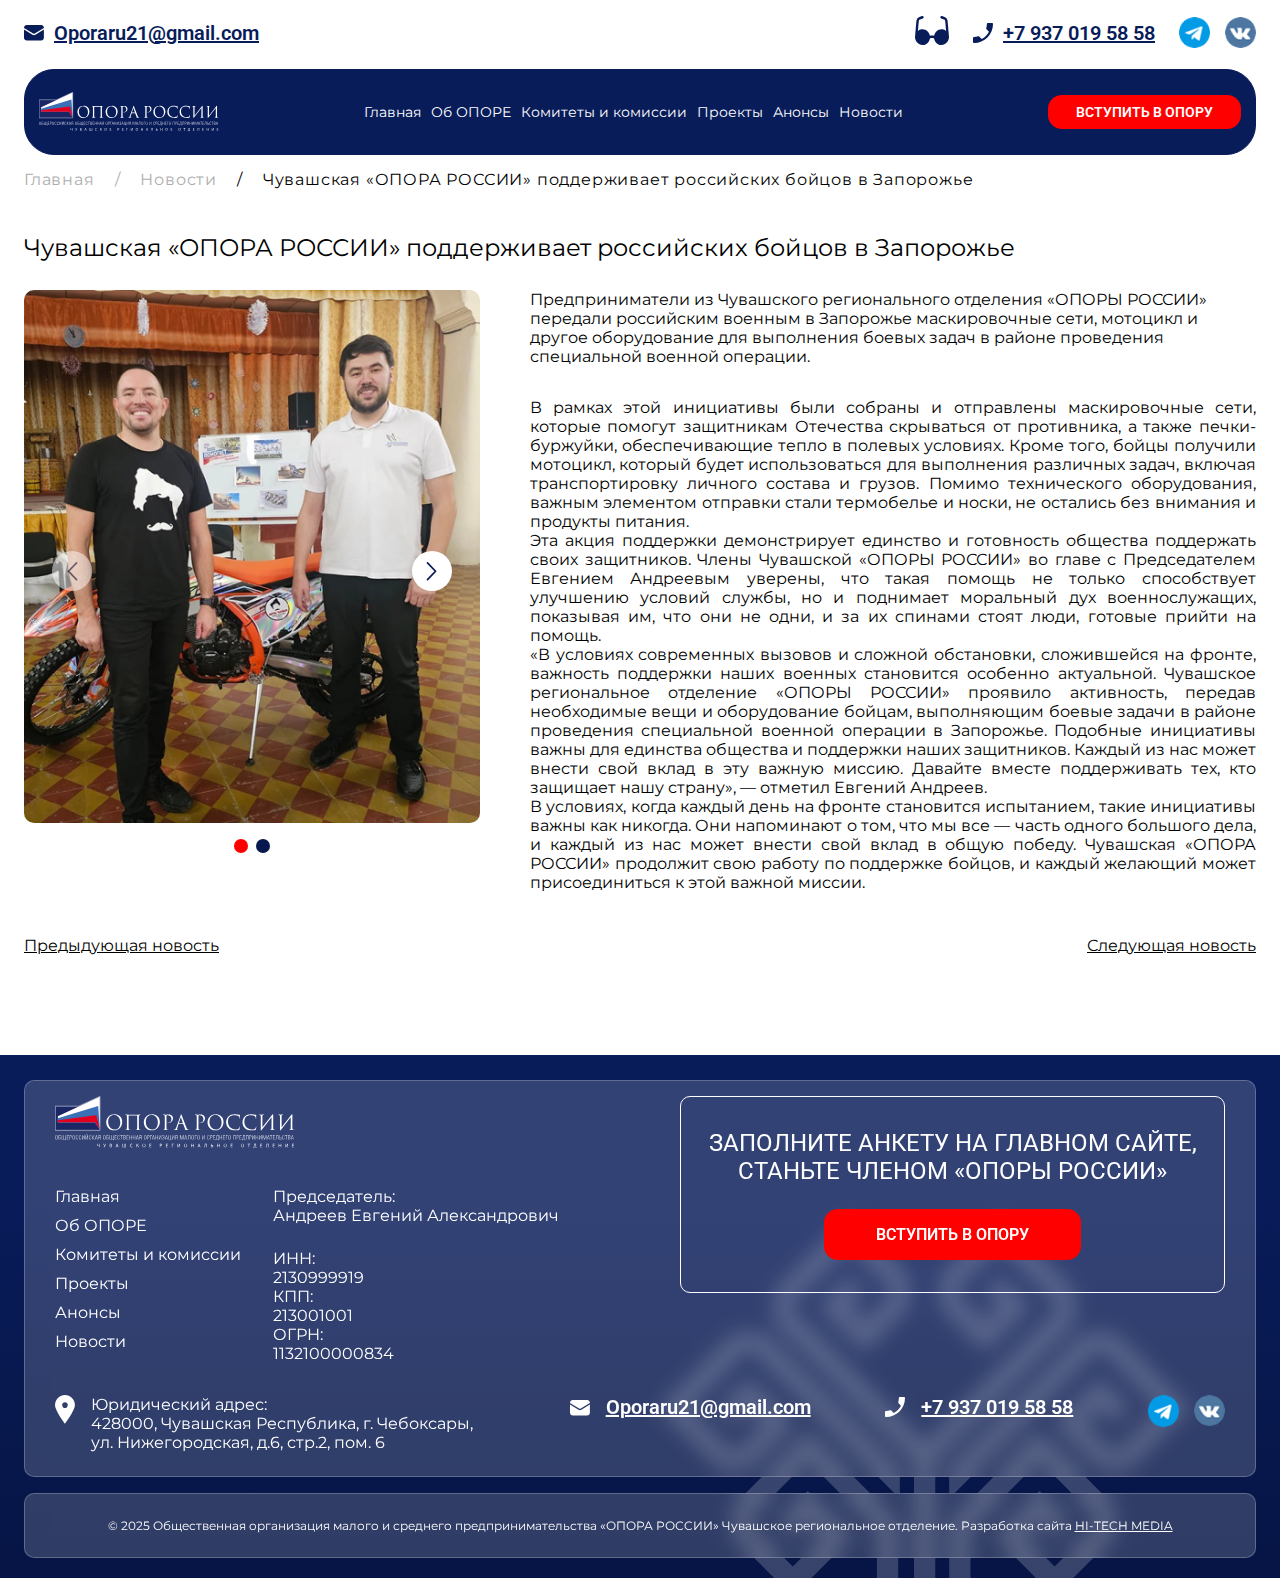
<file: pages/news-detail.html>
<!DOCTYPE html>
<html lang="ru">
<head>
    <meta charset="UTF-8">
    <meta name="viewport" content="width=device-width, initial-scale=1.0">
    <title>Новость детально</title>

    <script src="https://lidrekon.ru/slep/js/jquery.js"></script>
    <script src="https://lidrekon.ru/slep/js/uhpv-full.min.js"></script>

    <link rel="stylesheet" href="../css/main.css">
    <link rel="stylesheet" href="../assets/libs/swiper-bundle.min.css">
    <link rel="stylesheet" href="../assets/libs/jquery.fancybox.min.css">
</head>
<body> 
    <header class="header">
        <div class="container header__inner">
            <div class="header__top">
                <a href="mailto:" class="header__link">
                    <svg width="20" height="17" viewBox="0 0 20 17" fill="none" xmlns="http://www.w3.org/2000/svg">
                        <path d="M0 5.58594V13.71C0 14.4633 0.299273 15.1858 0.831983 15.7185C1.36469 16.2513 2.0872 16.5505 2.84057 16.5505H17.0434C17.7968 16.5505 18.5193 16.2513 19.052 15.7185C19.5847 15.1858 19.884 14.4633 19.884 13.71V5.58594L11.4304 10.787C10.9828 11.0624 10.4676 11.2082 9.94199 11.2082C9.41642 11.2082 8.90116 11.0624 8.45353 10.787L0 5.58594Z" />
                        <path d="M19.884 3.91791V3.7683C19.884 3.01494 19.5847 2.29243 19.052 1.75972C18.5193 1.22701 17.7968 0.927734 17.0434 0.927734H2.84057C2.0872 0.927734 1.36469 1.22701 0.831983 1.75972C0.299273 2.29243 0 3.01494 0 3.7683V3.91791L9.19776 9.57821C9.42158 9.71591 9.67921 9.78881 9.94199 9.78881C10.2048 9.78881 10.4624 9.71591 10.6862 9.57821L19.884 3.91791Z" />
                    </svg>    
                    Oporaru21@gmail.com
                </a>
                <div class="header__top-info">
                    <button class="header__top-vision header__top-vision--desktop" id="specialButton">
                        <svg width="34" height="29" viewBox="0 0 34 29" fill="none" xmlns="http://www.w3.org/2000/svg">
                            <path fill-rule="evenodd" clip-rule="evenodd" d="M7.88642 2.41721C8.18094 2.30982 8.42327 2.08518 8.56093 1.79191C8.6986 1.49864 8.72053 1.16035 8.62198 0.850258C8.52343 0.540167 8.31233 0.28323 8.03437 0.135067C7.75642 -0.0130963 7.43397 -0.040564 7.13684 0.0586094L6.25916 0.365244C5.35777 0.680167 4.59079 0.947023 3.98354 1.23874C3.33674 1.54869 2.7706 1.92826 2.32149 2.52495C1.87079 3.12165 1.64781 3.78464 1.50707 4.51394C1.37581 5.20179 1.30307 6.0438 1.21767 7.03663L0.113861 19.7496C0.0400701 20.2002 0.00198661 20.6565 0 21.1137C0.00790698 25.4546 3.36837 29 7.51163 29C9.29463 29.0003 11.0196 28.3359 12.3781 27.1255C13.7366 25.9151 14.64 24.2377 14.9268 22.3933L15.2731 22.264C16.3899 21.8464 17.6101 21.8464 18.7269 22.264L19.0748 22.3933C19.3615 24.2374 20.2647 25.9146 21.6229 27.125C22.981 28.3353 24.7056 28.9999 26.4884 29C30.6316 29 33.9905 25.453 34 21.1137C34 20.6485 33.9615 20.1938 33.8846 19.7496L32.7823 7.03829C32.6969 6.0438 32.6242 5.20345 32.4929 4.51725C32.3522 3.7863 32.1292 3.12165 31.6785 2.52661C31.2278 1.93157 30.6633 1.54869 30.0165 1.2404C29.4092 0.94868 28.6438 0.681824 27.7408 0.366902L26.8632 0.0602667C26.566 -0.0389067 26.2436 -0.0114389 25.9656 0.136724C25.6877 0.284887 25.4766 0.541824 25.378 0.851915C25.2795 1.16201 25.3014 1.5003 25.4391 1.79357C25.5767 2.08684 25.8191 2.31148 26.1136 2.41887L26.9327 2.70396C27.9085 3.0454 28.5521 3.27248 29.0297 3.50121C29.482 3.71668 29.6844 3.89072 29.8204 4.06973C29.9548 4.24708 30.0687 4.49405 30.1667 5.00455C30.2695 5.54489 30.3327 6.25264 30.426 7.32669L31.0823 14.8998C30.0583 14.0699 28.8471 13.5314 27.5662 13.3366C26.2852 13.1418 24.9779 13.2972 23.7711 13.7878C22.5643 14.2784 21.499 15.0875 20.6784 16.1367C19.8577 17.1859 19.3097 18.4396 19.0874 19.7761C17.7238 19.3626 16.2762 19.3626 14.9126 19.7761C14.6903 18.4396 14.1423 17.1859 13.3216 16.1367C12.501 15.0875 11.4357 14.2784 10.2289 13.7878C9.02209 13.2972 7.71482 13.1418 6.43384 13.3366C5.15287 13.5314 3.94166 14.0699 2.91767 14.8998L2.99358 14.018L3.57395 7.32669C3.66726 6.25264 3.73051 5.54489 3.8333 5.00621C3.93135 4.49405 4.04521 4.24708 4.18121 4.06973C4.31563 3.89072 4.51805 3.71834 4.97033 3.50121C5.44791 3.27248 6.09153 3.0454 7.06726 2.70562L7.88642 2.41721Z" />
                        </svg>
                    </button>
                    <a href="tel:" class="header__link">
                        <svg width="20" height="20" viewBox="0 0 20 20" fill="none" xmlns="http://www.w3.org/2000/svg">
                            <path d="M15.9778 8.65556C14.3778 11.8 11.8 14.3778 8.65555 15.9778L6.21111 13.5333C5.9 13.2222 5.46667 13.1333 5.07778 13.2556C3.83333 13.6667 2.5 13.8889 1.11111 13.8889C0.816425 13.8889 0.53381 14.006 0.325436 14.2143C0.117062 14.4227 0 14.7053 0 15V18.8889C0 19.1836 0.117062 19.4662 0.325436 19.6746C0.53381 19.8829 0.816425 20 1.11111 20C6.12076 20 10.9252 18.0099 14.4676 14.4676C18.0099 10.9252 20 6.12076 20 1.11111C20 0.816426 19.8829 0.533811 19.6746 0.325437C19.4662 0.117063 19.1836 0 18.8889 0H15C14.7053 0 14.4227 0.117063 14.2143 0.325437C14.006 0.533811 13.8889 0.816426 13.8889 1.11111C13.8889 2.5 13.6667 3.83333 13.2556 5.07778C13.1333 5.46667 13.2222 5.9 13.5333 6.21111L15.9778 8.65556Z" />
                        </svg>
                        +7 937 019 58 58
                    </a>
                    <ul class="social-list">
                        <li class="social-list__item">
                            <a href="" class="social-list__link">
                                <img src="../assets/img/icons/i-tg.png" alt="">
                            </a>
                        </li>
                        <li class="social-list-item">
                            <a href="" class="social-list__link">
                                <img src="../assets/img/icons/i-vk.png" alt="">
                            </a>
                        </li>
                    </ul>
                </div>
            </div>
            <div class="header__wrapper">
                <a href="../index.html" class="header__logo">
                    <img src="../assets/img/icons/header-logo.svg" class="header__logo-img" alt="">
                </a>
                <nav class="menu">
                    <ul class="menu-nav">
                        <li class="menu-nav__item">
                            <a href="../index.html" class="menu-nav__link">Главная</a>
                        </li>
                        <li class="menu-nav__item">
                            <a href="./about.html" class="menu-nav__link">Об ОПОРЕ</a>
                        </li>
                        <li class="menu-nav__item">
                            <a href="./committees.html" class="menu-nav__link">Комитеты и комиссии</a>
                        </li>
                        <li class="menu-nav__item">
                            <a href="./projects.html" class="menu-nav__link">Проекты</a>
                        </li>
                        <li class="menu-nav__item">
                            <a href="./events.html" class="menu-nav__link">Анонсы</a>
                        </li>
                        <li class="menu-nav__item">
                            <a href="./news.html" class="menu-nav__link">Новости</a>
                        </li>
                    </ul>
                </nav>
                <a href="" class="btn btn--red header__btn">ВСТУПИТЬ В ОПОРУ</a>
                <button class="header__top-vision header__top-vision--mobile">
                    <svg width="34" height="29" viewBox="0 0 34 29" fill="none" xmlns="http://www.w3.org/2000/svg">
                        <path fill-rule="evenodd" clip-rule="evenodd" d="M7.88642 2.41721C8.18094 2.30982 8.42327 2.08518 8.56093 1.79191C8.6986 1.49864 8.72053 1.16035 8.62198 0.850258C8.52343 0.540167 8.31233 0.28323 8.03437 0.135067C7.75642 -0.0130963 7.43397 -0.040564 7.13684 0.0586094L6.25916 0.365244C5.35777 0.680167 4.59079 0.947023 3.98354 1.23874C3.33674 1.54869 2.7706 1.92826 2.32149 2.52495C1.87079 3.12165 1.64781 3.78464 1.50707 4.51394C1.37581 5.20179 1.30307 6.0438 1.21767 7.03663L0.113861 19.7496C0.0400701 20.2002 0.00198661 20.6565 0 21.1137C0.00790698 25.4546 3.36837 29 7.51163 29C9.29463 29.0003 11.0196 28.3359 12.3781 27.1255C13.7366 25.9151 14.64 24.2377 14.9268 22.3933L15.2731 22.264C16.3899 21.8464 17.6101 21.8464 18.7269 22.264L19.0748 22.3933C19.3615 24.2374 20.2647 25.9146 21.6229 27.125C22.981 28.3353 24.7056 28.9999 26.4884 29C30.6316 29 33.9905 25.453 34 21.1137C34 20.6485 33.9615 20.1938 33.8846 19.7496L32.7823 7.03829C32.6969 6.0438 32.6242 5.20345 32.4929 4.51725C32.3522 3.7863 32.1292 3.12165 31.6785 2.52661C31.2278 1.93157 30.6633 1.54869 30.0165 1.2404C29.4092 0.94868 28.6438 0.681824 27.7408 0.366902L26.8632 0.0602667C26.566 -0.0389067 26.2436 -0.0114389 25.9656 0.136724C25.6877 0.284887 25.4766 0.541824 25.378 0.851915C25.2795 1.16201 25.3014 1.5003 25.4391 1.79357C25.5767 2.08684 25.8191 2.31148 26.1136 2.41887L26.9327 2.70396C27.9085 3.0454 28.5521 3.27248 29.0297 3.50121C29.482 3.71668 29.6844 3.89072 29.8204 4.06973C29.9548 4.24708 30.0687 4.49405 30.1667 5.00455C30.2695 5.54489 30.3327 6.25264 30.426 7.32669L31.0823 14.8998C30.0583 14.0699 28.8471 13.5314 27.5662 13.3366C26.2852 13.1418 24.9779 13.2972 23.7711 13.7878C22.5643 14.2784 21.499 15.0875 20.6784 16.1367C19.8577 17.1859 19.3097 18.4396 19.0874 19.7761C17.7238 19.3626 16.2762 19.3626 14.9126 19.7761C14.6903 18.4396 14.1423 17.1859 13.3216 16.1367C12.501 15.0875 11.4357 14.2784 10.2289 13.7878C9.02209 13.2972 7.71482 13.1418 6.43384 13.3366C5.15287 13.5314 3.94166 14.0699 2.91767 14.8998L2.99358 14.018L3.57395 7.32669C3.66726 6.25264 3.73051 5.54489 3.8333 5.00621C3.93135 4.49405 4.04521 4.24708 4.18121 4.06973C4.31563 3.89072 4.51805 3.71834 4.97033 3.50121C5.44791 3.27248 6.09153 3.0454 7.06726 2.70562L7.88642 2.41721Z" />
                    </svg>
                </button>
                <button class="btn-menu">
                    <span></span>
                    <span></span>
                    <span></span>
                </button>
            </div>
            <!-- mobile -->
             <div class="header__mobile">
                <div class="mobile-menu">
                    <ul class="mobile-menu__list">
                        <li class="mobile-menu__item">
                            <a href="../index.html" class="mobile-menu__link">Главная</a>
                        </li>
                        <li class="mobile-menu__item">
                            <a href="./about.html" class="mobile-menu__link">Об ОПОРЕ</a>
                        </li>
                        <li class="mobile-menu__item">
                            <a href="./committees.html" class="mobile-menu__link">Комитеты и комиссии</a>
                        </li>
                        <li class="mobile-menu__item">
                            <a href="./projects.html" class="mobile-menu__link">Проекты</a>
                        </li>
                        <li class="mobile-menu__item">
                            <a href="./events.html" class="mobile-menu__link">Анонсы</a>
                        </li>
                        <li class="mobile-menu__item">
                            <a href="./news.html" class="mobile-menu__link">Новости</a>
                        </li>
                    </ul>
                    <div class="mobile-menu__form">
                        <p class="mobile-menu__form-title">Заполните анкету на главном сайте, станьте членом «ОПОРЫ РОССИИ»</p>
                        <a href="" class="btn btn--red mobile-menu__form-link">ВСТУПИТЬ В ОПОРУ</a>
                    </div>
                    <ul class="mobile-menu__info">
                        <li class="mobile-menu__info-item">
                            <ul class="social-list">
                                <li class="social-list__item">
                                    <a href="" class="social-list__link">
                                        <img src="../assets/img/icons/i-tg.png" alt="">
                                    </a>
                                </li>
                                <li class="social-list-item">
                                    <a href="" class="social-list__link">
                                        <img src="../assets/img/icons/i-vk.png" alt="">
                                    </a>
                                </li>
                            </ul>
                        </li>                        
                        <li class="mobile-menu__info-item">
                            <a href="tel:" class="mobile-menu__info-item__link">
                                <svg width="20" height="20" viewBox="0 0 20 20" fill="none" xmlns="http://www.w3.org/2000/svg">
                                    <path d="M15.9778 8.65556C14.3778 11.8 11.8 14.3778 8.65555 15.9778L6.21111 13.5333C5.9 13.2222 5.46667 13.1333 5.07778 13.2556C3.83333 13.6667 2.5 13.8889 1.11111 13.8889C0.816425 13.8889 0.53381 14.006 0.325436 14.2143C0.117062 14.4227 0 14.7053 0 15V18.8889C0 19.1836 0.117062 19.4662 0.325436 19.6746C0.53381 19.8829 0.816425 20 1.11111 20C6.12076 20 10.9252 18.0099 14.4676 14.4676C18.0099 10.9252 20 6.12076 20 1.11111C20 0.816426 19.8829 0.533811 19.6746 0.325437C19.4662 0.117063 19.1836 0 18.8889 0H15C14.7053 0 14.4227 0.117063 14.2143 0.325437C14.006 0.533811 13.8889 0.816426 13.8889 1.11111C13.8889 2.5 13.6667 3.83333 13.2556 5.07778C13.1333 5.46667 13.2222 5.9 13.5333 6.21111L15.9778 8.65556Z" />
                                </svg>
                                +7 937 019 58 58
                            </a>
                        </li>                        
                        <li class="mobile-menu__info-item">
                            <a href="mailto:" class="mobile-menu__info-item__link">
                                <svg width="20" height="17" viewBox="0 0 20 17" fill="none" xmlns="http://www.w3.org/2000/svg">
                                    <path d="M0 5.58594V13.71C0 14.4633 0.299273 15.1858 0.831983 15.7185C1.36469 16.2513 2.0872 16.5505 2.84057 16.5505H17.0434C17.7968 16.5505 18.5193 16.2513 19.052 15.7185C19.5847 15.1858 19.884 14.4633 19.884 13.71V5.58594L11.4304 10.787C10.9828 11.0624 10.4676 11.2082 9.94199 11.2082C9.41642 11.2082 8.90116 11.0624 8.45353 10.787L0 5.58594Z" />
                                    <path d="M19.884 3.91791V3.7683C19.884 3.01494 19.5847 2.29243 19.052 1.75972C18.5193 1.22701 17.7968 0.927734 17.0434 0.927734H2.84057C2.0872 0.927734 1.36469 1.22701 0.831983 1.75972C0.299273 2.29243 0 3.01494 0 3.7683V3.91791L9.19776 9.57821C9.42158 9.71591 9.67921 9.78881 9.94199 9.78881C10.2048 9.78881 10.4624 9.71591 10.6862 9.57821L19.884 3.91791Z" />
                                </svg>    
                                Oporaru21@gmail.com
                            </a>
                        </li>                        
                    </ul>
                </div>
             </div>
        </div>
    </header>

    <main class="second-page">
        <!-- Хлебные крошки -->
        <section class="breadcrumb-section">
            <div class="container">
                <ul class="breadcrumb">
                    <li class="breadcrumb__item">
                        <a href="../index.html" class="breadcrumb__item-link">Главная</a>
                    </li>
                    <li class="breadcrumb__item">
                        <span class="breadcrumb__item-link breadcrumb__item-link">Новости</span>
                    </li>
                    <li class="breadcrumb__item">
                        <span class="breadcrumb__item-link breadcrumb__item-link--active">Чувашская «ОПОРА РОССИИ» поддерживает российских бойцов в Запорожье</span>
                    </li>
                </ul>
            </div>
        </section>

        <section class="title-section">
            <div class="container">
                <h1 class="title-section__title">Чувашская «ОПОРА РОССИИ» поддерживает российских бойцов в Запорожье</h1>
            </div>
        </section>

        <section class="news-detail-section">
            <div class="container">
                <div class="news-detail">
                    <div class="news-detail__wrapper">
                        <div class="news-detail__slider">
                            <div class="swiper swiper-news">
                                <div class="swiper-wrapper swiper-news__wrapper">
                                    <a href="../assets/img/news/news-detail.png" data-fancybox="gallery" class="swiper-slide swiper-news__slide">
                                        <img src="../assets/img/news/news-detail.png" class="swiper-news__img" alt="">
                                    </a>
                                    <a href="../assets/img/news/news-detail.png" data-fancybox="gallery" class="swiper-slide swiper-news__slide">
                                        <img src="../assets/img/news/news-detail.png" class="swiper-news__img" alt="">
                                    </a>
                                </div>
                                <div class="swiper-news__btn swiper-news__btn-prev">
                                    <svg width="11" height="19" viewBox="0 0 11 19" fill="none" xmlns="http://www.w3.org/2000/svg">
                                        <path d="M9.51904 0.914062L1.55546 9.27021L9.51904 17.6264"  />
                                        <path d="M9.51904 0.914062L1.55546 9.27021L9.51904 17.6264" stroke-width="1.71429" stroke-linecap="round" />
                                    </svg>
                                </div>
                                <div class="swiper-news__btn swiper-news__btn-next">
                                    <svg width="11" height="19" viewBox="0 0 11 19" fill="none" xmlns="http://www.w3.org/2000/svg">
                                        <path d="M1.50977 0.914062L9.47335 9.27021L1.50977 17.6264" />
                                        <path d="M1.50977 0.914062L9.47335 9.27021L1.50977 17.6264" stroke-width="1.71429" stroke-linecap="round" />
                                    </svg>
                                </div>

                                <div class="swiper-pagination swiper-news__pagination"></div>
                            </div>
                        </div>
                        <div class="news-detail__description">
                            <p>
                                Предприниматели из Чувашского регионального отделения «ОПОРЫ РОССИИ» передали российским военным в Запорожье маскировочные сети, мотоцикл и другое оборудование для выполнения боевых задач в районе проведения специальной военной операции.
                            </p>
                            <p>
                                В рамках этой инициативы были собраны и отправлены маскировочные сети, которые помогут защитникам Отечества скрываться от противника, а также печки-буржуйки, обеспечивающие тепло в полевых условиях. Кроме того, бойцы получили мотоцикл, который будет использоваться для выполнения различных задач, включая транспортировку личного состава и грузов. Помимо технического оборудования, важным элементом отправки стали термобелье и носки, не остались без внимания и продукты питания.<br>
                                Эта акция поддержки демонстрирует единство и готовность общества поддержать своих защитников. Члены Чувашской «ОПОРЫ РОССИИ» во главе с Председателем Евгением Андреевым уверены, что такая помощь не только способствует улучшению условий службы, но и поднимает моральный дух военнослужащих, показывая им, что они не одни, и за их спинами стоят люди, готовые прийти на помощь.<br>
                                «В условиях современных вызовов и сложной обстановки, сложившейся на фронте, важность поддержки наших военных становится особенно актуальной. Чувашское региональное отделение «ОПОРЫ РОССИИ» проявило активность, передав необходимые вещи и оборудование бойцам, выполняющим боевые задачи в районе проведения специальной военной операции в Запорожье. Подобные инициативы важны для единства общества и поддержки наших защитников. Каждый из нас может внести свой вклад в эту важную миссию. Давайте вместе поддерживать тех, кто защищает нашу страну», — отметил Евгений Андреев.<br>
                                В условиях, когда каждый день на фронте становится испытанием, такие инициативы важны как никогда. Они напоминают о том, что мы все — часть одного большого дела, и каждый из нас может внести свой вклад в общую победу. Чувашская «ОПОРА РОССИИ» продолжит свою работу по поддержке бойцов, и каждый желающий может присоединиться к этой важной миссии.
                            </p>
                        </div>
                    </div>
                    <div class="news-detail__bottom">
                        <a href="" class="news-detail__link">Предыдующая новость</a>
                        <a href="" class="news-detail__link">Следующая новость</a>
                    </div>
                </div>
            </div>
        </section>
    </main>

    <footer class="footer">
        <div class="container">
            <div class="footer__wrapper">
                <div class="footer__inner">
                    <div class="footer__top">
                        <div class="footer__left">
                            <a href="../index.html" class="footer__logo">
                                <img src="../assets/img/icons/footer-logo.svg" class="footer__logo-img" alt="">
                            </a>
                            <div class="footer__row">
                                <div class="footer__col">
                                    <ul class="footer-menu">
                                        <li class="footer-menu__item">
                                            <a href="../index.html" class="footer-menu__link">Главная</a>
                                        </li>
                                        <li class="footer-menu__item">
                                            <a href="./about.html" class="footer-menu__link">Об ОПОРЕ</a>
                                        </li>
                                        <li class="footer-menu__item">
                                            <a href="./committees.html" class="footer-menu__link">Комитеты и комиссии</a>
                                        </li>
                                        <li class="footer-menu__item">
                                            <a href="./projects.html" class="footer-menu__link">Проекты</a>
                                        </li>
                                        <li class="footer-menu__item">
                                            <a href="./events.html" class="footer-menu__link">Анонсы</a>
                                        </li>
                                        <li class="footer-menu__item">
                                            <a href="./news.html" class="footer-menu__link">Новости</a>
                                        </li>
                                    </ul>
                                </div>
                                <div class="footer__col">
                                    <ul class="footer-info">
                                        <li class="footer-info__item">
                                            <span class="footer-info__name">Председатель:</span>
                                            <p class="footer-info__value">Андреев Евгений Александрович</p>
                                        </li>
                                        <li class="footer-info__item">
                                            <span class="footer-info__name">ИНН:</span>
                                            <p class="footer-info__value">2130999919</p>
                                        </li>
                                        <li class="footer-info__item">
                                            <span class="footer-info__name">КПП:</span>
                                            <p class="footer-info__value">213001001</p>
                                        </li>
                                        <li class="footer-info__item">
                                            <span class="footer-info__name">ОГРН:</span>
                                            <p class="footer-info__value">1132100000834</p>
                                        </li>
                                    </ul>
                                </div>
                            </div>
                        </div>
                        <div class="footer-form">
                            <div class="footer-form__inner">
                                <div class="footer-form__wrapper">
                                    <p class="footer-form__title">Заполните анкету на главном сайте, станьте членом «ОПОРЫ РОССИИ»</p>
                                    <a href="" class="btn btn--red footer-form__link">ВСТУПИТЬ В ОПОРУ</a>
                                </div>
                            </div>
                        </div>
                    </div>
                    <div class="footer__bottom">
                        <ul class="contacts-list">
                            <li class="contacts-list__item">
                                <p class="contacts-list__link">
                                    <svg width="18" height="26" viewBox="0 0 18 26" fill="none" xmlns="http://www.w3.org/2000/svg">
                                        <path d="M8.95976 26C8.95976 26 0 14.131 0 9.1C-1.75329e-08 7.90497 0.231751 6.72164 0.682021 5.61758C1.13229 4.51352 1.79226 3.51034 2.62425 2.66533C3.45624 1.82032 4.44396 1.15001 5.53101 0.692696C6.61806 0.235378 7.78315 0 8.95976 0C10.1364 0 11.3015 0.235378 12.3885 0.692696C13.4756 1.15001 14.4633 1.82032 15.2953 2.66533C16.1273 3.51034 16.7872 4.51352 17.2375 5.61758C17.6878 6.72164 17.9195 7.90497 17.9195 9.1C17.9195 14.131 8.95976 26 8.95976 26ZM8.95976 11.7C9.6387 11.7 10.2898 11.4261 10.7699 10.9385C11.25 10.4509 11.5197 9.78956 11.5197 9.1C11.5197 8.41044 11.25 7.74912 10.7699 7.26152C10.2898 6.77393 9.6387 6.5 8.95976 6.5C8.28083 6.5 7.6297 6.77393 7.14962 7.26152C6.66954 7.74912 6.39983 8.41044 6.39983 9.1C6.39983 9.78956 6.66954 10.4509 7.14962 10.9385C7.6297 11.4261 8.28083 11.7 8.95976 11.7Z" />
                                    </svg>
                                    Юридический адрес: <br> 428000, Чувашская Республика, г. Чебоксары, ул. Нижегородская, д.6, стр.2, пом. 6
                                </p>
                            </li>
                            <li class="contacts-list__item">
                                <a href="" class="contacts-list__link">
                                    <svg width="20" height="17" viewBox="0 0 20 17" fill="none" xmlns="http://www.w3.org/2000/svg">
                                        <path d="M0 5.58594V13.71C0 14.4633 0.299273 15.1858 0.831983 15.7185C1.36469 16.2513 2.0872 16.5505 2.84057 16.5505H17.0434C17.7968 16.5505 18.5193 16.2513 19.052 15.7185C19.5847 15.1858 19.884 14.4633 19.884 13.71V5.58594L11.4304 10.787C10.9828 11.0624 10.4676 11.2082 9.94199 11.2082C9.41642 11.2082 8.90116 11.0624 8.45353 10.787L0 5.58594Z" />
                                        <path d="M19.884 3.91791V3.7683C19.884 3.01494 19.5847 2.29243 19.052 1.75972C18.5193 1.22701 17.7968 0.927734 17.0434 0.927734H2.84057C2.0872 0.927734 1.36469 1.22701 0.831983 1.75972C0.299273 2.29243 0 3.01494 0 3.7683V3.91791L9.19776 9.57821C9.42158 9.71591 9.67921 9.78881 9.94199 9.78881C10.2048 9.78881 10.4624 9.71591 10.6862 9.57821L19.884 3.91791Z" />
                                    </svg>
                                    Oporaru21@gmail.com
                                </a>
                            </li>
                            <li class="contacts-list__item">
                                <a href="" class="contacts-list__link">
                                    <svg width="20" height="20" viewBox="0 0 20 20" fill="none" xmlns="http://www.w3.org/2000/svg">
                                        <path d="M15.9778 8.65556C14.3778 11.8 11.8 14.3778 8.65555 15.9778L6.21111 13.5333C5.9 13.2222 5.46667 13.1333 5.07778 13.2556C3.83333 13.6667 2.5 13.8889 1.11111 13.8889C0.816425 13.8889 0.53381 14.006 0.325436 14.2143C0.117062 14.4227 0 14.7053 0 15V18.8889C0 19.1836 0.117062 19.4662 0.325436 19.6746C0.53381 19.8829 0.816425 20 1.11111 20C6.12076 20 10.9252 18.0099 14.4676 14.4676C18.0099 10.9252 20 6.12076 20 1.11111C20 0.816426 19.8829 0.533811 19.6746 0.325437C19.4662 0.117063 19.1836 0 18.8889 0H15C14.7053 0 14.4227 0.117063 14.2143 0.325437C14.006 0.533811 13.8889 0.816426 13.8889 1.11111C13.8889 2.5 13.6667 3.83333 13.2556 5.07778C13.1333 5.46667 13.2222 5.9 13.5333 6.21111L15.9778 8.65556Z"/>
                                    </svg>
                                    +7 937 019 58 58
                                </a>
                            </li>
                            <li class="contacts-list__item">
                                <ul class="social-list">
                                    <li class="social-list__item">
                                        <a href="" class="social-list__link">
                                            <img src="../assets/img/icons/i-tg.png" alt="">
                                        </a>
                                    </li>
                                    <li class="social-list-item">
                                        <a href="" class="social-list__link">
                                            <img src="../assets/img/icons/i-vk.png" alt="">
                                        </a>
                                    </li>
                                </ul>
                            </li>
                        </ul>
                    </div>
                </div>
                <div class="footer__copyright">
                    <span>© 2025 Общественная организация малого и среднего предпринимательства «ОПОРА РОСCИИ» Чувашское региональное отделение. Разработка cайта <a href="" class="footer__copyright-link">hi-tech media</a></span>
                </div>
            </div>
        </div>
    </footer>

    <script src="../assets/libs/jquery.min.js"></script>
    <script src="../assets/libs/swiper-bundle.min.js"></script>
    <script src="../assets/libs/jquery.fancybox.min.js"></script>
    <script src="../assets/js/script.js"></script>
    <script src="../assets/js/swiper.js"></script>
</body>
</html>
</file>
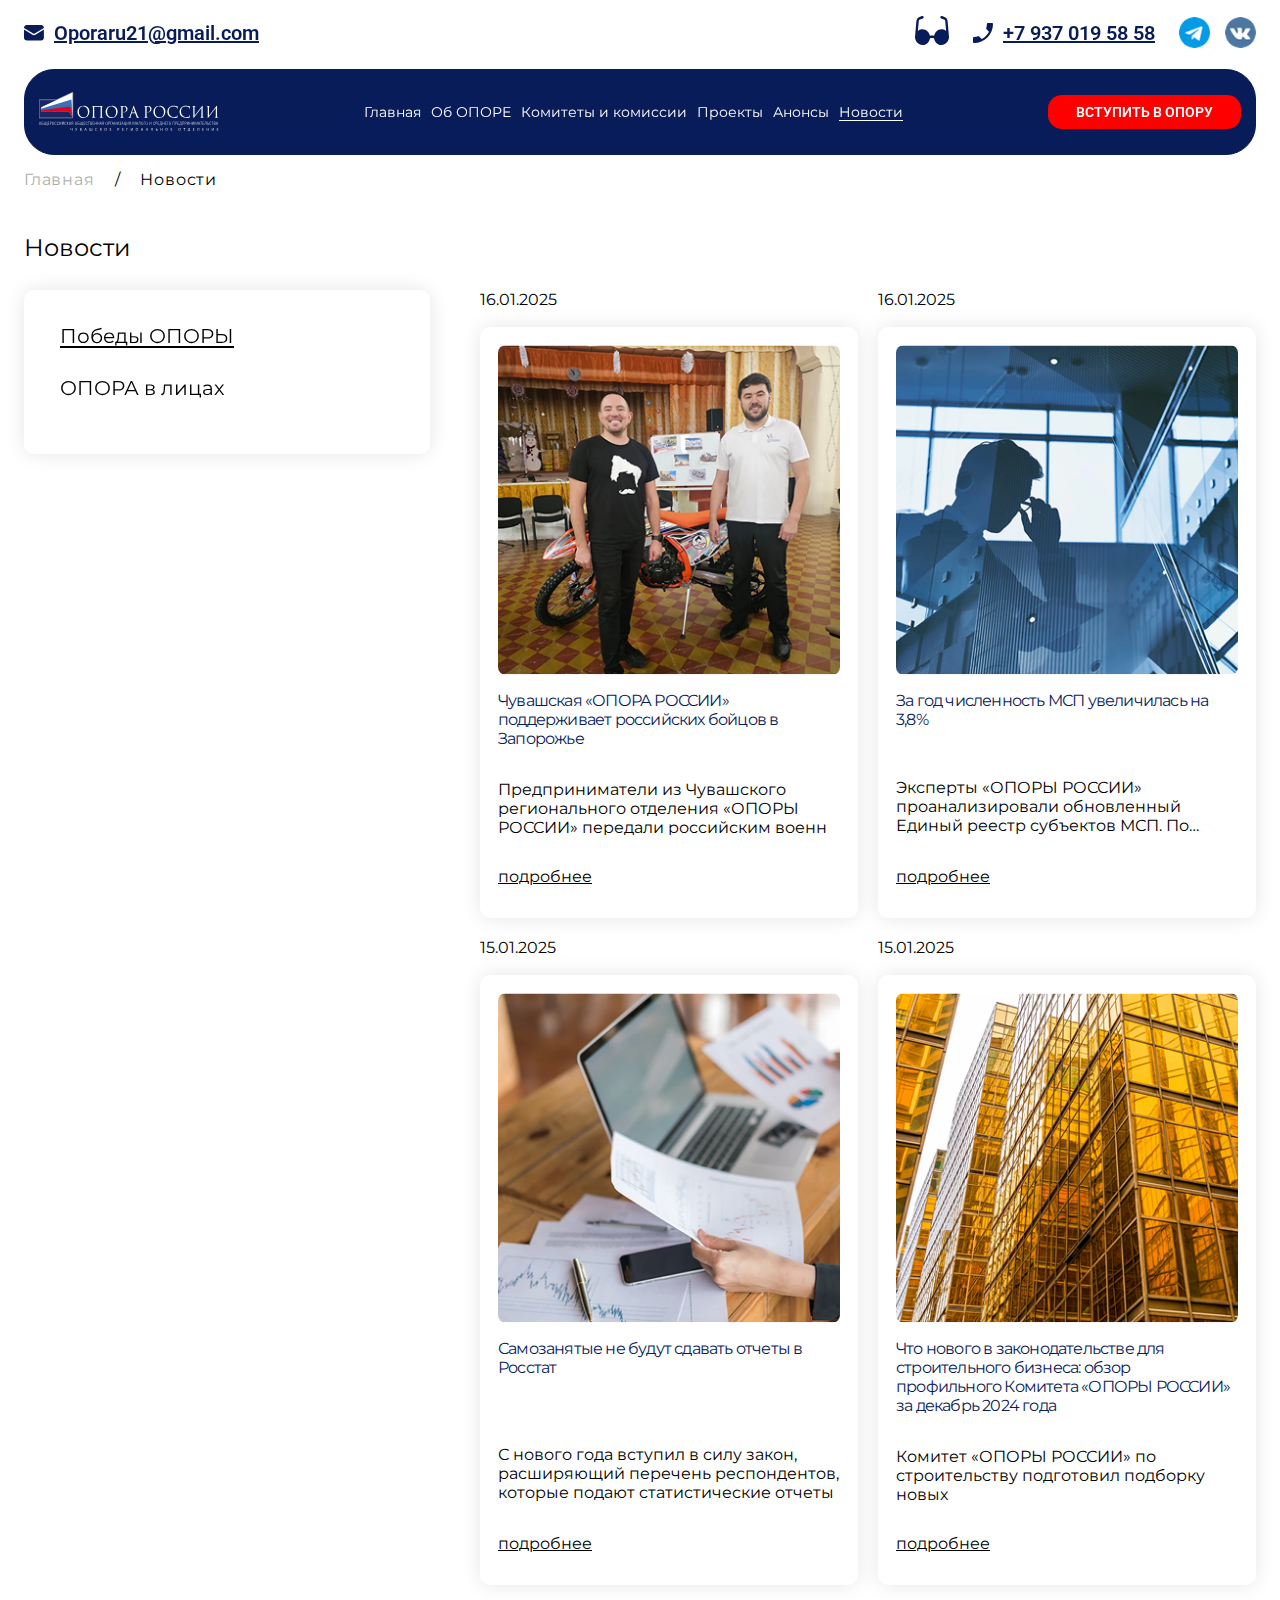
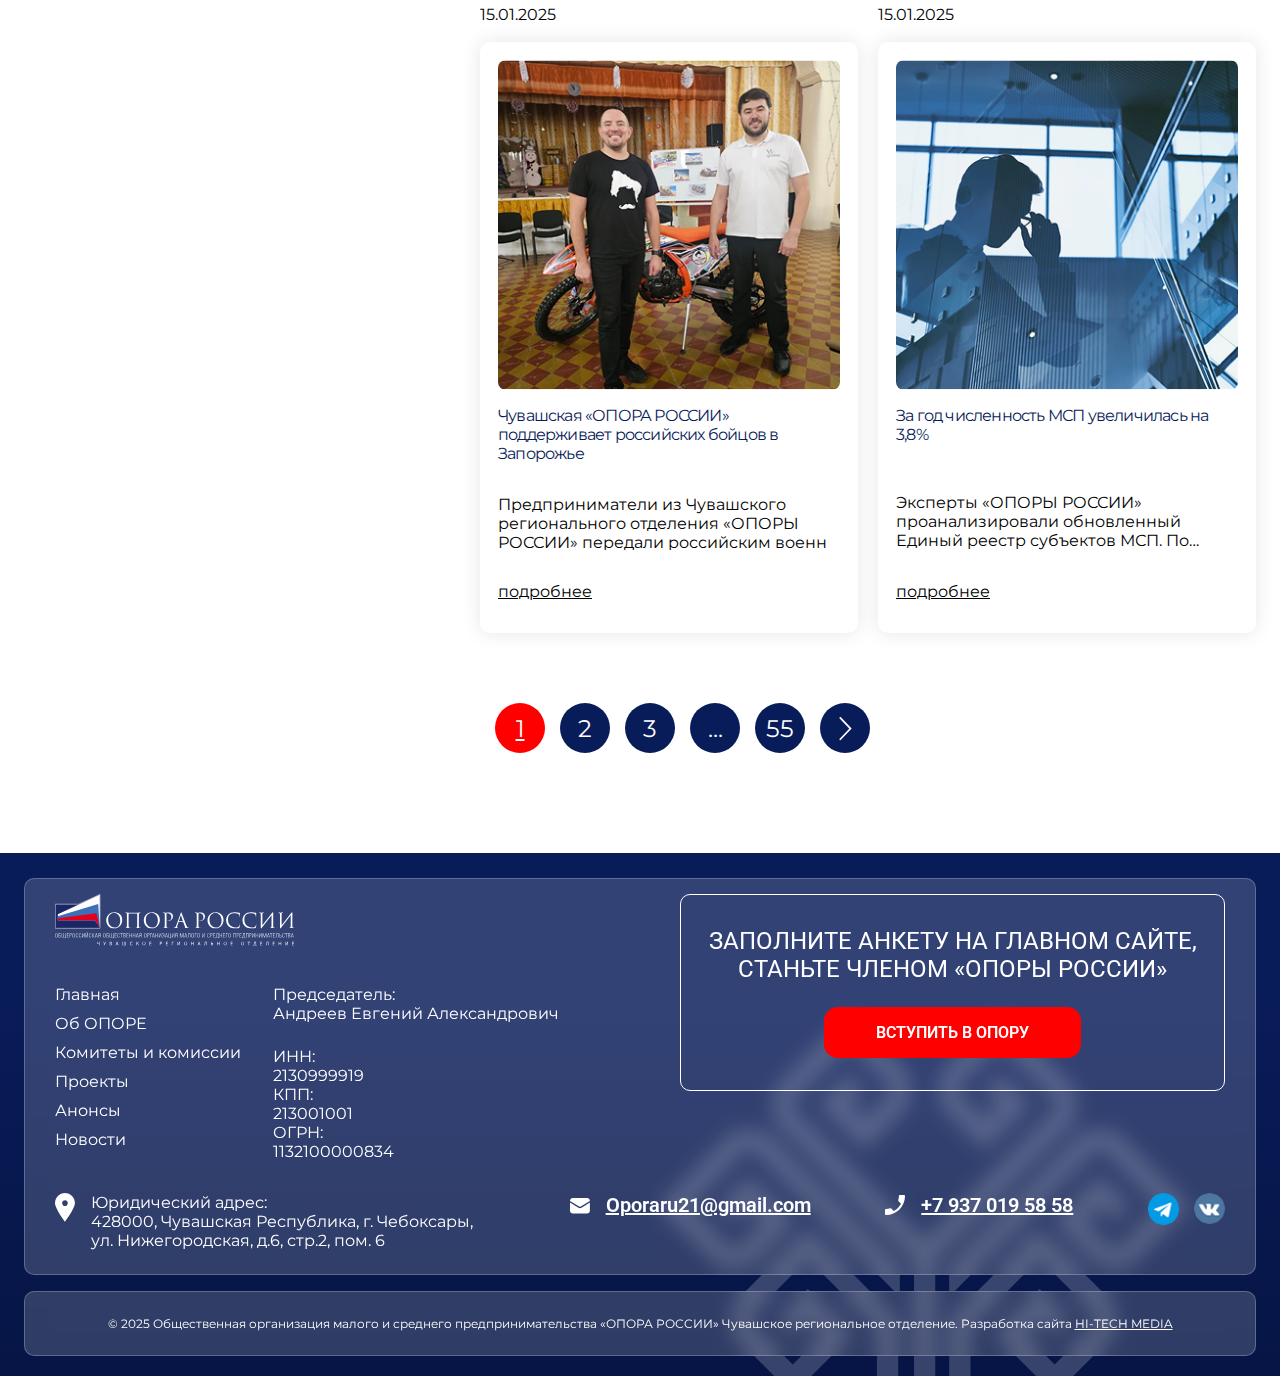
<file: pages/news.html>
<!DOCTYPE html>
<html lang="ru">
<head>
    <meta charset="UTF-8">
    <meta name="viewport" content="width=device-width, initial-scale=1.0">
    <title>Новости</title>

    <script src="https://lidrekon.ru/slep/js/jquery.js"></script>
    <script src="https://lidrekon.ru/slep/js/uhpv-full.min.js"></script>

    <link rel="stylesheet" href="../css/main.css">
</head>
<body>
    <header class="header">
        <div class="container header__inner">
            <div class="header__top">
                <a href="mailto:" class="header__link">
                    <svg width="20" height="17" viewBox="0 0 20 17" fill="none" xmlns="http://www.w3.org/2000/svg">
                        <path d="M0 5.58594V13.71C0 14.4633 0.299273 15.1858 0.831983 15.7185C1.36469 16.2513 2.0872 16.5505 2.84057 16.5505H17.0434C17.7968 16.5505 18.5193 16.2513 19.052 15.7185C19.5847 15.1858 19.884 14.4633 19.884 13.71V5.58594L11.4304 10.787C10.9828 11.0624 10.4676 11.2082 9.94199 11.2082C9.41642 11.2082 8.90116 11.0624 8.45353 10.787L0 5.58594Z" />
                        <path d="M19.884 3.91791V3.7683C19.884 3.01494 19.5847 2.29243 19.052 1.75972C18.5193 1.22701 17.7968 0.927734 17.0434 0.927734H2.84057C2.0872 0.927734 1.36469 1.22701 0.831983 1.75972C0.299273 2.29243 0 3.01494 0 3.7683V3.91791L9.19776 9.57821C9.42158 9.71591 9.67921 9.78881 9.94199 9.78881C10.2048 9.78881 10.4624 9.71591 10.6862 9.57821L19.884 3.91791Z" />
                    </svg>    
                    Oporaru21@gmail.com
                </a>
                <div class="header__top-info">
                    <button class="header__top-vision header__top-vision--desktop" id="specialButton">
                        <svg width="34" height="29" viewBox="0 0 34 29" fill="none" xmlns="http://www.w3.org/2000/svg">
                            <path fill-rule="evenodd" clip-rule="evenodd" d="M7.88642 2.41721C8.18094 2.30982 8.42327 2.08518 8.56093 1.79191C8.6986 1.49864 8.72053 1.16035 8.62198 0.850258C8.52343 0.540167 8.31233 0.28323 8.03437 0.135067C7.75642 -0.0130963 7.43397 -0.040564 7.13684 0.0586094L6.25916 0.365244C5.35777 0.680167 4.59079 0.947023 3.98354 1.23874C3.33674 1.54869 2.7706 1.92826 2.32149 2.52495C1.87079 3.12165 1.64781 3.78464 1.50707 4.51394C1.37581 5.20179 1.30307 6.0438 1.21767 7.03663L0.113861 19.7496C0.0400701 20.2002 0.00198661 20.6565 0 21.1137C0.00790698 25.4546 3.36837 29 7.51163 29C9.29463 29.0003 11.0196 28.3359 12.3781 27.1255C13.7366 25.9151 14.64 24.2377 14.9268 22.3933L15.2731 22.264C16.3899 21.8464 17.6101 21.8464 18.7269 22.264L19.0748 22.3933C19.3615 24.2374 20.2647 25.9146 21.6229 27.125C22.981 28.3353 24.7056 28.9999 26.4884 29C30.6316 29 33.9905 25.453 34 21.1137C34 20.6485 33.9615 20.1938 33.8846 19.7496L32.7823 7.03829C32.6969 6.0438 32.6242 5.20345 32.4929 4.51725C32.3522 3.7863 32.1292 3.12165 31.6785 2.52661C31.2278 1.93157 30.6633 1.54869 30.0165 1.2404C29.4092 0.94868 28.6438 0.681824 27.7408 0.366902L26.8632 0.0602667C26.566 -0.0389067 26.2436 -0.0114389 25.9656 0.136724C25.6877 0.284887 25.4766 0.541824 25.378 0.851915C25.2795 1.16201 25.3014 1.5003 25.4391 1.79357C25.5767 2.08684 25.8191 2.31148 26.1136 2.41887L26.9327 2.70396C27.9085 3.0454 28.5521 3.27248 29.0297 3.50121C29.482 3.71668 29.6844 3.89072 29.8204 4.06973C29.9548 4.24708 30.0687 4.49405 30.1667 5.00455C30.2695 5.54489 30.3327 6.25264 30.426 7.32669L31.0823 14.8998C30.0583 14.0699 28.8471 13.5314 27.5662 13.3366C26.2852 13.1418 24.9779 13.2972 23.7711 13.7878C22.5643 14.2784 21.499 15.0875 20.6784 16.1367C19.8577 17.1859 19.3097 18.4396 19.0874 19.7761C17.7238 19.3626 16.2762 19.3626 14.9126 19.7761C14.6903 18.4396 14.1423 17.1859 13.3216 16.1367C12.501 15.0875 11.4357 14.2784 10.2289 13.7878C9.02209 13.2972 7.71482 13.1418 6.43384 13.3366C5.15287 13.5314 3.94166 14.0699 2.91767 14.8998L2.99358 14.018L3.57395 7.32669C3.66726 6.25264 3.73051 5.54489 3.8333 5.00621C3.93135 4.49405 4.04521 4.24708 4.18121 4.06973C4.31563 3.89072 4.51805 3.71834 4.97033 3.50121C5.44791 3.27248 6.09153 3.0454 7.06726 2.70562L7.88642 2.41721Z" />
                        </svg>
                    </button>
                    <a href="tel:" class="header__link">
                        <svg width="20" height="20" viewBox="0 0 20 20" fill="none" xmlns="http://www.w3.org/2000/svg">
                            <path d="M15.9778 8.65556C14.3778 11.8 11.8 14.3778 8.65555 15.9778L6.21111 13.5333C5.9 13.2222 5.46667 13.1333 5.07778 13.2556C3.83333 13.6667 2.5 13.8889 1.11111 13.8889C0.816425 13.8889 0.53381 14.006 0.325436 14.2143C0.117062 14.4227 0 14.7053 0 15V18.8889C0 19.1836 0.117062 19.4662 0.325436 19.6746C0.53381 19.8829 0.816425 20 1.11111 20C6.12076 20 10.9252 18.0099 14.4676 14.4676C18.0099 10.9252 20 6.12076 20 1.11111C20 0.816426 19.8829 0.533811 19.6746 0.325437C19.4662 0.117063 19.1836 0 18.8889 0H15C14.7053 0 14.4227 0.117063 14.2143 0.325437C14.006 0.533811 13.8889 0.816426 13.8889 1.11111C13.8889 2.5 13.6667 3.83333 13.2556 5.07778C13.1333 5.46667 13.2222 5.9 13.5333 6.21111L15.9778 8.65556Z" />
                        </svg>
                        +7 937 019 58 58
                    </a>
                    <ul class="social-list">
                        <li class="social-list__item">
                            <a href="" class="social-list__link">
                                <img src="../assets/img/icons/i-tg.png" alt="">
                            </a>
                        </li>
                        <li class="social-list-item">
                            <a href="" class="social-list__link">
                                <img src="../assets/img/icons/i-vk.png" alt="">
                            </a>
                        </li>
                    </ul>
                </div>
            </div>
            <div class="header__wrapper">
                <a href="../index.html" class="header__logo">
                    <img src="../assets/img/icons/header-logo.svg" class="header__logo-img" alt="">
                </a>
                <nav class="menu">
                    <ul class="menu-nav">
                        <li class="menu-nav__item">
                            <a href="../index.html" class="menu-nav__link">Главная</a>
                        </li>
                        <li class="menu-nav__item">
                            <a href="./about.html" class="menu-nav__link">Об ОПОРЕ</a>
                        </li>
                        <li class="menu-nav__item">
                            <a href="./committees.html" class="menu-nav__link">Комитеты и комиссии</a>
                        </li>
                        <li class="menu-nav__item">
                            <a href="./projects.html" class="menu-nav__link">Проекты</a>
                        </li>
                        <li class="menu-nav__item">
                            <a href="./events.html" class="menu-nav__link">Анонсы</a>
                        </li>
                        <li class="menu-nav__item">
                            <a href="./news.html" class="menu-nav__link menu-nav__link--active">Новости</a>
                        </li>
                    </ul>
                </nav>
                <a href="" class="btn btn--red header__btn">ВСТУПИТЬ В ОПОРУ</a>
                <button class="header__top-vision header__top-vision--mobile">
                    <svg width="34" height="29" viewBox="0 0 34 29" fill="none" xmlns="http://www.w3.org/2000/svg">
                        <path fill-rule="evenodd" clip-rule="evenodd" d="M7.88642 2.41721C8.18094 2.30982 8.42327 2.08518 8.56093 1.79191C8.6986 1.49864 8.72053 1.16035 8.62198 0.850258C8.52343 0.540167 8.31233 0.28323 8.03437 0.135067C7.75642 -0.0130963 7.43397 -0.040564 7.13684 0.0586094L6.25916 0.365244C5.35777 0.680167 4.59079 0.947023 3.98354 1.23874C3.33674 1.54869 2.7706 1.92826 2.32149 2.52495C1.87079 3.12165 1.64781 3.78464 1.50707 4.51394C1.37581 5.20179 1.30307 6.0438 1.21767 7.03663L0.113861 19.7496C0.0400701 20.2002 0.00198661 20.6565 0 21.1137C0.00790698 25.4546 3.36837 29 7.51163 29C9.29463 29.0003 11.0196 28.3359 12.3781 27.1255C13.7366 25.9151 14.64 24.2377 14.9268 22.3933L15.2731 22.264C16.3899 21.8464 17.6101 21.8464 18.7269 22.264L19.0748 22.3933C19.3615 24.2374 20.2647 25.9146 21.6229 27.125C22.981 28.3353 24.7056 28.9999 26.4884 29C30.6316 29 33.9905 25.453 34 21.1137C34 20.6485 33.9615 20.1938 33.8846 19.7496L32.7823 7.03829C32.6969 6.0438 32.6242 5.20345 32.4929 4.51725C32.3522 3.7863 32.1292 3.12165 31.6785 2.52661C31.2278 1.93157 30.6633 1.54869 30.0165 1.2404C29.4092 0.94868 28.6438 0.681824 27.7408 0.366902L26.8632 0.0602667C26.566 -0.0389067 26.2436 -0.0114389 25.9656 0.136724C25.6877 0.284887 25.4766 0.541824 25.378 0.851915C25.2795 1.16201 25.3014 1.5003 25.4391 1.79357C25.5767 2.08684 25.8191 2.31148 26.1136 2.41887L26.9327 2.70396C27.9085 3.0454 28.5521 3.27248 29.0297 3.50121C29.482 3.71668 29.6844 3.89072 29.8204 4.06973C29.9548 4.24708 30.0687 4.49405 30.1667 5.00455C30.2695 5.54489 30.3327 6.25264 30.426 7.32669L31.0823 14.8998C30.0583 14.0699 28.8471 13.5314 27.5662 13.3366C26.2852 13.1418 24.9779 13.2972 23.7711 13.7878C22.5643 14.2784 21.499 15.0875 20.6784 16.1367C19.8577 17.1859 19.3097 18.4396 19.0874 19.7761C17.7238 19.3626 16.2762 19.3626 14.9126 19.7761C14.6903 18.4396 14.1423 17.1859 13.3216 16.1367C12.501 15.0875 11.4357 14.2784 10.2289 13.7878C9.02209 13.2972 7.71482 13.1418 6.43384 13.3366C5.15287 13.5314 3.94166 14.0699 2.91767 14.8998L2.99358 14.018L3.57395 7.32669C3.66726 6.25264 3.73051 5.54489 3.8333 5.00621C3.93135 4.49405 4.04521 4.24708 4.18121 4.06973C4.31563 3.89072 4.51805 3.71834 4.97033 3.50121C5.44791 3.27248 6.09153 3.0454 7.06726 2.70562L7.88642 2.41721Z" />
                    </svg>
                </button>
                <button class="btn-menu">
                    <span></span>
                    <span></span>
                    <span></span>
                </button>
            </div>
            <!-- mobile -->
             <div class="header__mobile">
                <div class="mobile-menu">
                    <ul class="mobile-menu__list">
                        <li class="mobile-menu__item">
                            <a href="../index.html" class="mobile-menu__link">Главная</a>
                        </li>
                        <li class="mobile-menu__item">
                            <a href="./about.html" class="mobile-menu__link">Об ОПОРЕ</a>
                        </li>
                        <li class="mobile-menu__item">
                            <a href="./committees.html" class="mobile-menu__link">Комитеты и комиссии</a>
                        </li>
                        <li class="mobile-menu__item">
                            <a href="./projects.html" class="mobile-menu__link">Проекты</a>
                        </li>
                        <li class="mobile-menu__item">
                            <a href="./events.html" class="mobile-menu__link">Анонсы</a>
                        </li>
                        <li class="mobile-menu__item">
                            <a href="./news.html" class="mobile-menu__link">Новости</a>
                        </li>
                    </ul>
                    <div class="mobile-menu__form">
                        <p class="mobile-menu__form-title">Заполните анкету на главном сайте, станьте членом «ОПОРЫ РОССИИ»</p>
                        <a href="" class="btn btn--red mobile-menu__form-link">ВСТУПИТЬ В ОПОРУ</a>
                    </div>
                    <ul class="mobile-menu__info">
                        <li class="mobile-menu__info-item">
                            <ul class="social-list">
                                <li class="social-list__item">
                                    <a href="" class="social-list__link">
                                        <img src="../assets/img/icons/i-tg.png" alt="">
                                    </a>
                                </li>
                                <li class="social-list-item">
                                    <a href="" class="social-list__link">
                                        <img src="../assets/img/icons/i-vk.png" alt="">
                                    </a>
                                </li>
                            </ul>
                        </li>                        
                        <li class="mobile-menu__info-item">
                            <a href="tel:" class="mobile-menu__info-item__link">
                                <svg width="20" height="20" viewBox="0 0 20 20" fill="none" xmlns="http://www.w3.org/2000/svg">
                                    <path d="M15.9778 8.65556C14.3778 11.8 11.8 14.3778 8.65555 15.9778L6.21111 13.5333C5.9 13.2222 5.46667 13.1333 5.07778 13.2556C3.83333 13.6667 2.5 13.8889 1.11111 13.8889C0.816425 13.8889 0.53381 14.006 0.325436 14.2143C0.117062 14.4227 0 14.7053 0 15V18.8889C0 19.1836 0.117062 19.4662 0.325436 19.6746C0.53381 19.8829 0.816425 20 1.11111 20C6.12076 20 10.9252 18.0099 14.4676 14.4676C18.0099 10.9252 20 6.12076 20 1.11111C20 0.816426 19.8829 0.533811 19.6746 0.325437C19.4662 0.117063 19.1836 0 18.8889 0H15C14.7053 0 14.4227 0.117063 14.2143 0.325437C14.006 0.533811 13.8889 0.816426 13.8889 1.11111C13.8889 2.5 13.6667 3.83333 13.2556 5.07778C13.1333 5.46667 13.2222 5.9 13.5333 6.21111L15.9778 8.65556Z" />
                                </svg>
                                +7 937 019 58 58
                            </a>
                        </li>                        
                        <li class="mobile-menu__info-item">
                            <a href="mailto:" class="mobile-menu__info-item__link">
                                <svg width="20" height="17" viewBox="0 0 20 17" fill="none" xmlns="http://www.w3.org/2000/svg">
                                    <path d="M0 5.58594V13.71C0 14.4633 0.299273 15.1858 0.831983 15.7185C1.36469 16.2513 2.0872 16.5505 2.84057 16.5505H17.0434C17.7968 16.5505 18.5193 16.2513 19.052 15.7185C19.5847 15.1858 19.884 14.4633 19.884 13.71V5.58594L11.4304 10.787C10.9828 11.0624 10.4676 11.2082 9.94199 11.2082C9.41642 11.2082 8.90116 11.0624 8.45353 10.787L0 5.58594Z" />
                                    <path d="M19.884 3.91791V3.7683C19.884 3.01494 19.5847 2.29243 19.052 1.75972C18.5193 1.22701 17.7968 0.927734 17.0434 0.927734H2.84057C2.0872 0.927734 1.36469 1.22701 0.831983 1.75972C0.299273 2.29243 0 3.01494 0 3.7683V3.91791L9.19776 9.57821C9.42158 9.71591 9.67921 9.78881 9.94199 9.78881C10.2048 9.78881 10.4624 9.71591 10.6862 9.57821L19.884 3.91791Z" />
                                </svg>    
                                Oporaru21@gmail.com
                            </a>
                        </li>                        
                    </ul>
                </div>
             </div>
        </div>
    </header>

    <main class="second-page">
        <!-- Хлебные крошки -->
        <section class="breadcrumb-section">
            <div class="container">
                <ul class="breadcrumb">
                    <li class="breadcrumb__item">
                        <a href="../index.html" class="breadcrumb__item-link">Главная</a>
                    </li>
                    <li class="breadcrumb__item">
                        <span class="breadcrumb__item-link breadcrumb__item-link--active">Новости</span>
                    </li>
                </ul>
            </div>
        </section>

        <section class="title-section">
            <div class="container">
                <h1 class="title-section__title">Новости</h1>
            </div>
        </section>

        <section class="-section">
            <div class="container">
                <div class="news">
                    <div class="content content--news">
                        <div class="content__left-menu content__left-menu--narrow">
                            <button class="content__toggle">
                                <span>
                                    Меню раздела
                                </span>
                                <svg width="12" height="8" viewBox="0 0 12 8" fill="none" xmlns="http://www.w3.org/2000/svg">
                                    <path fill-rule="evenodd" clip-rule="evenodd" d="M1.58934 7.25592C1.2639 7.58136 0.736263 7.58136 0.410826 7.25592C0.0853888 6.93049 0.0853888 6.40285 0.410826 6.07741L5.41083 1.07741C5.73626 0.751975 6.2639 0.751975 6.58934 1.07741L11.5893 6.07741C11.9148 6.40285 11.9148 6.93049 11.5893 7.25592C11.2639 7.58136 10.7363 7.58136 10.4108 7.25592L6.00008 2.84518L1.58934 7.25592Z" fill="#313144" />
                                </svg>
                            </button>
                            <div class="content__left-menu__wrapper">
                                <ul class="left-menu">
                                    <li class="left-menu__item">
                                        <a href="" class="left-menu__link active">Победы ОПОРЫ</a>
                                    </li>
                                    <li class="left-menu__item">
                                        <a href="" class="left-menu__link">ОПОРА в лицах</a>
                                    </li>
                                </ul>
                            </div>
                        </div>
                        <div class="content__inner">
                            <div class="news__container">
                                <div class="news__wrapper">
                                    <div class="news__item">
                                        <span class="news__date">16.01.2025</span>
                                        <div class="news__card">
                                            <div class="news__card-img">
                                                <img src="../assets/img/news/news-5.png" alt="">
                                            </div>
                                            <div class="news__card-info">
                                                <p class="news__card-name">Чувашская «ОПОРА РОССИИ» поддерживает российских бойцов в Запорожье</p>
                                                <p class="news__card-text">Предприниматели из Чувашского регионального отделения «ОПОРЫ РОССИИ» передали российским военн</p>
                                                <a href="./news-detail.html" class="news__card-link">подробнее</a>
                                            </div>
                                        </div>
                                    </div>
                                    <div class="news__item">
                                        <span class="news__date">16.01.2025</span>
                                        <div class="news__card">
                                            <div class="news__card-img">
                                                <img src="../assets/img/news/news-6.png" alt="">
                                            </div>
                                            <div class="news__card-info">
                                                <p class="news__card-name">За год численность МСП увеличилась на 3,8%</p>
                                                <p class="news__card-text">Эксперты «ОПОРЫ РОССИИ» проанализировали обновленный Единый реестр субъектов МСП. По данным реестра</p>
                                                <a href="./news-detail.html" class="news__card-link">подробнее</a>
                                            </div>
                                        </div>
                                    </div>
                                    <div class="news__item">
                                        <span class="news__date">15.01.2025</span>
                                        <div class="news__card">
                                            <div class="news__card-img">
                                                <img src="../assets/img/news/news-7.png" alt="">
                                            </div>
                                            <div class="news__card-info">
                                                <p class="news__card-name">Самозанятые не будут сдавать отчеты в Росстат</p>
                                                <p class="news__card-text">С нового года вступил в силу закон, расширяющий перечень респондентов, которые подают статистические отчеты</p>
                                                <a href="./news-detail.html" class="news__card-link">подробнее</a>
                                            </div>
                                        </div>
                                    </div>
                                    <div class="news__item">
                                        <span class="news__date">15.01.2025</span>
                                        <div class="news__card">
                                            <div class="news__card-img">
                                                <img src="../assets/img/news/news-8.png" alt="">
                                            </div>
                                            <div class="news__card-info">
                                                <p class="news__card-name">Что нового в законодательстве для строительного бизнеса: обзор профильного Комитета «ОПОРЫ РОССИИ» за декабрь 2024 года</p>
                                                <p class="news__card-text">Комитет «ОПОРЫ РОССИИ» по строительству подготовил подборку новых</p>
                                                <a href="./news-detail.html" class="news__card-link">подробнее</a>
                                            </div>
                                        </div>
                                    </div>
                                    <div class="news__item">
                                        <span class="news__date">15.01.2025</span>
                                        <div class="news__card">
                                            <div class="news__card-img">
                                                <img src="../assets/img/news/news-5.png" alt="">
                                            </div>
                                            <div class="news__card-info">
                                                <p class="news__card-name">Чувашская «ОПОРА РОССИИ» поддерживает российских бойцов в Запорожье</p>
                                                <p class="news__card-text">Предприниматели из Чувашского регионального отделения «ОПОРЫ РОССИИ» передали российским военн</p>
                                                <a href="./news-detail.html" class="news__card-link">подробнее</a>
                                            </div>
                                        </div>
                                    </div>
                                    <div class="news__item">
                                        <span class="news__date">15.01.2025</span>
                                        <div class="news__card">
                                            <div class="news__card-img">
                                                <img src="../assets/img/news/news-6.png" alt="">
                                            </div>
                                            <div class="news__card-info">
                                                <p class="news__card-name">За год численность МСП увеличилась на 3,8%</p>
                                                <p class="news__card-text">Эксперты «ОПОРЫ РОССИИ» проанализировали обновленный Единый реестр субъектов МСП. По данным реестра</p>
                                                <a href="./news-detail.html" class="news__card-link">подробнее</a>
                                            </div>
                                        </div>
                                    </div>
                                </div>
                                <div class="pagination">
                                    <ul class="pagination-list">
                                        <li class="pagination-list__item">
                                            <a href="#" class="pagination-list__prev pagination-list__link disabled">
                                                <svg width="13" height="25" viewBox="0 0 13 25" fill="none" xmlns="http://www.w3.org/2000/svg">
                                                    <path d="M11.5 23.2695L1.28906 12.5552L11.5 1.84096" />
                                                    <path d="M11.5 23.2695L1.28906 12.5552L11.5 1.84096" stroke-width="1.71429" stroke-linecap="round" />
                                                </svg>
                                            </a>
                                        </li>
                                        <li class="pagination-list__item">
                                            <a href="#" class="pagination-list__link pagination-list__link--active">1</a>
                                        </li>
                                        <li class="pagination-list__item">
                                            <a href="#" class="pagination-list__link">2</a>
                                        </li>
                                        <li class="pagination-list__item">
                                            <a href="#" class="pagination-list__link">3</a>
                                        </li>
                                        <li class="pagination-list__item">
                                            <a href="#" class="pagination-list__link">...</a>
                                        </li>
                                        <li class="pagination-list__item">
                                            <a href="#" class="pagination-list__link">55</a>
                                        </li>
                                        <li class="pagination-list__item">
                                            <a href="#" class="pagination-list__next pagination-list__link">
                                                <svg width="13" height="25" viewBox="0 0 13 25" fill="none" xmlns="http://www.w3.org/2000/svg">
                                                    <path d="M1.28906 1.8418L11.5 12.5561L1.28906 23.2704" />
                                                    <path d="M1.28906 1.8418L11.5 12.5561L1.28906 23.2704" stroke-width="1.71429" stroke-linecap="round" />
                                                </svg>
                                            </a>
                                        </li>
                                    </ul>
                                </div>
                            </div>
                        </div>
                    </div>
                </div>
            </div>
        </section> 
    </main>

    <footer class="footer">
        <div class="container">
            <div class="footer__wrapper">
                <div class="footer__inner">
                    <div class="footer__top">
                        <div class="footer__left">
                            <a href="../index.html" class="footer__logo">
                                <img src="../assets/img/icons/footer-logo.svg" class="footer__logo-img" alt="">
                            </a>
                            <div class="footer__row">
                                <div class="footer__col">
                                    <ul class="footer-menu">
                                        <li class="footer-menu__item">
                                            <a href="../index.html" class="footer-menu__link">Главная</a>
                                        </li>
                                        <li class="footer-menu__item">
                                            <a href="./about.html" class="footer-menu__link">Об ОПОРЕ</a>
                                        </li>
                                        <li class="footer-menu__item">
                                            <a href="./committees.html" class="footer-menu__link">Комитеты и комиссии</a>
                                        </li>
                                        <li class="footer-menu__item">
                                            <a href="./projects.html" class="footer-menu__link">Проекты</a>
                                        </li>
                                        <li class="footer-menu__item">
                                            <a href="./events.html" class="footer-menu__link">Анонсы</a>
                                        </li>
                                        <li class="footer-menu__item">
                                            <a href="./news.html" class="footer-menu__link">Новости</a>
                                        </li>
                                    </ul>
                                </div>
                                <div class="footer__col">
                                    <ul class="footer-info">
                                        <li class="footer-info__item">
                                            <span class="footer-info__name">Председатель:</span>
                                            <p class="footer-info__value">Андреев Евгений Александрович</p>
                                        </li>
                                        <li class="footer-info__item">
                                            <span class="footer-info__name">ИНН:</span>
                                            <p class="footer-info__value">2130999919</p>
                                        </li>
                                        <li class="footer-info__item">
                                            <span class="footer-info__name">КПП:</span>
                                            <p class="footer-info__value">213001001</p>
                                        </li>
                                        <li class="footer-info__item">
                                            <span class="footer-info__name">ОГРН:</span>
                                            <p class="footer-info__value">1132100000834</p>
                                        </li>
                                    </ul>
                                </div>
                            </div>
                        </div>
                        <div class="footer-form">
                            <div class="footer-form__inner">
                                <div class="footer-form__wrapper">
                                    <p class="footer-form__title">Заполните анкету на главном сайте, станьте членом «ОПОРЫ РОССИИ»</p>
                                    <a href="" class="btn btn--red footer-form__link">ВСТУПИТЬ В ОПОРУ</a>
                                </div>
                            </div>
                        </div>
                    </div>
                    <div class="footer__bottom">
                        <ul class="contacts-list">
                            <li class="contacts-list__item">
                                <p class="contacts-list__link">
                                    <svg width="18" height="26" viewBox="0 0 18 26" fill="none" xmlns="http://www.w3.org/2000/svg">
                                        <path d="M8.95976 26C8.95976 26 0 14.131 0 9.1C-1.75329e-08 7.90497 0.231751 6.72164 0.682021 5.61758C1.13229 4.51352 1.79226 3.51034 2.62425 2.66533C3.45624 1.82032 4.44396 1.15001 5.53101 0.692696C6.61806 0.235378 7.78315 0 8.95976 0C10.1364 0 11.3015 0.235378 12.3885 0.692696C13.4756 1.15001 14.4633 1.82032 15.2953 2.66533C16.1273 3.51034 16.7872 4.51352 17.2375 5.61758C17.6878 6.72164 17.9195 7.90497 17.9195 9.1C17.9195 14.131 8.95976 26 8.95976 26ZM8.95976 11.7C9.6387 11.7 10.2898 11.4261 10.7699 10.9385C11.25 10.4509 11.5197 9.78956 11.5197 9.1C11.5197 8.41044 11.25 7.74912 10.7699 7.26152C10.2898 6.77393 9.6387 6.5 8.95976 6.5C8.28083 6.5 7.6297 6.77393 7.14962 7.26152C6.66954 7.74912 6.39983 8.41044 6.39983 9.1C6.39983 9.78956 6.66954 10.4509 7.14962 10.9385C7.6297 11.4261 8.28083 11.7 8.95976 11.7Z" />
                                    </svg>
                                    Юридический адрес: <br> 428000, Чувашская Республика, г. Чебоксары, ул. Нижегородская, д.6, стр.2, пом. 6
                                </p>
                            </li>
                            <li class="contacts-list__item">
                                <a href="" class="contacts-list__link">
                                    <svg width="20" height="17" viewBox="0 0 20 17" fill="none" xmlns="http://www.w3.org/2000/svg">
                                        <path d="M0 5.58594V13.71C0 14.4633 0.299273 15.1858 0.831983 15.7185C1.36469 16.2513 2.0872 16.5505 2.84057 16.5505H17.0434C17.7968 16.5505 18.5193 16.2513 19.052 15.7185C19.5847 15.1858 19.884 14.4633 19.884 13.71V5.58594L11.4304 10.787C10.9828 11.0624 10.4676 11.2082 9.94199 11.2082C9.41642 11.2082 8.90116 11.0624 8.45353 10.787L0 5.58594Z" />
                                        <path d="M19.884 3.91791V3.7683C19.884 3.01494 19.5847 2.29243 19.052 1.75972C18.5193 1.22701 17.7968 0.927734 17.0434 0.927734H2.84057C2.0872 0.927734 1.36469 1.22701 0.831983 1.75972C0.299273 2.29243 0 3.01494 0 3.7683V3.91791L9.19776 9.57821C9.42158 9.71591 9.67921 9.78881 9.94199 9.78881C10.2048 9.78881 10.4624 9.71591 10.6862 9.57821L19.884 3.91791Z" />
                                    </svg>
                                    Oporaru21@gmail.com
                                </a>
                            </li>
                            <li class="contacts-list__item">
                                <a href="" class="contacts-list__link">
                                    <svg width="20" height="20" viewBox="0 0 20 20" fill="none" xmlns="http://www.w3.org/2000/svg">
                                        <path d="M15.9778 8.65556C14.3778 11.8 11.8 14.3778 8.65555 15.9778L6.21111 13.5333C5.9 13.2222 5.46667 13.1333 5.07778 13.2556C3.83333 13.6667 2.5 13.8889 1.11111 13.8889C0.816425 13.8889 0.53381 14.006 0.325436 14.2143C0.117062 14.4227 0 14.7053 0 15V18.8889C0 19.1836 0.117062 19.4662 0.325436 19.6746C0.53381 19.8829 0.816425 20 1.11111 20C6.12076 20 10.9252 18.0099 14.4676 14.4676C18.0099 10.9252 20 6.12076 20 1.11111C20 0.816426 19.8829 0.533811 19.6746 0.325437C19.4662 0.117063 19.1836 0 18.8889 0H15C14.7053 0 14.4227 0.117063 14.2143 0.325437C14.006 0.533811 13.8889 0.816426 13.8889 1.11111C13.8889 2.5 13.6667 3.83333 13.2556 5.07778C13.1333 5.46667 13.2222 5.9 13.5333 6.21111L15.9778 8.65556Z"/>
                                    </svg>
                                    +7 937 019 58 58
                                </a>
                            </li>
                            <li class="contacts-list__item">
                                <ul class="social-list">
                                    <li class="social-list__item">
                                        <a href="" class="social-list__link">
                                            <img src="../assets/img/icons/i-tg.png" alt="">
                                        </a>
                                    </li>
                                    <li class="social-list-item">
                                        <a href="" class="social-list__link">
                                            <img src="../assets/img/icons/i-vk.png" alt="">
                                        </a>
                                    </li>
                                </ul>
                            </li>
                        </ul>
                    </div>
                </div>
                <div class="footer__copyright">
                    <span>© 2025 Общественная организация малого и среднего предпринимательства «ОПОРА РОСCИИ» Чувашское региональное отделение. Разработка cайта <a href="" class="footer__copyright-link">hi-tech media</a></span>
                </div>
            </div>
        </div>
    </footer>

    <script src="../assets/libs/jquery.min.js"></script>
    <script src="../assets/libs/swiper-bundle.min.js"></script>
    <script src="../assets/js/script.js"></script>
    <script src="../assets/js/swiper.js"></script>
</body>
</html>
</file>
<file: css/main.css>
/* Reset and base styles  */
@import url("../assets/fonts/stylesheet.css");
* {
  padding: 0px;
  margin: 0px;
  border: none;
}

*,
*::before,
*::after {
  -webkit-box-sizing: border-box;
          box-sizing: border-box;
}

/* Links */
a, a:link, a:visited {
  text-decoration: none;
}

a:hover {
  text-decoration: none;
}

/* Common */
aside, nav, footer, header, section, main {
  display: block;
}

h1, h2, h3, h4, h5, h6, p {
  font-size: inherit;
  font-weight: inherit;
}

ul, ul li {
  list-style: none;
}

img {
  vertical-align: top;
}

img, svg {
  max-width: 100%;
  height: auto;
}

address {
  font-style: normal;
}

/* Form */
input, textarea, button, select {
  font-family: inherit;
  font-size: inherit;
  color: inherit;
  background-color: transparent;
}

input::-ms-clear {
  display: none;
}

button, input[type=submit] {
  display: inline-block;
  -webkit-box-shadow: none;
          box-shadow: none;
  background-color: transparent;
  background: none;
  cursor: pointer;
}

input:focus, input:active,
button:focus, button:active {
  outline: none;
}

button::-moz-focus-inner {
  padding: 0;
  border: 0;
}

label {
  cursor: pointer;
}

legend {
  display: block;
}

html,
body {
  font-family: "Montserrat", serif;
  scroll-behavior: smooth;
}

h1 {
  color: #091C5A;
}

h2 {
  font-weight: 400;
  font-size: 24px;
  text-align: justify;
  color: #000;
}
@media (max-width: 768px) {
  h2 {
    font-size: 20px;
  }
}
@media (max-width: 480px) {
  h2 {
    font-size: 16px;
  }
}

h3 {
  color: #3A3737;
}

.container {
  max-width: 1340px;
  width: 100%;
  margin: 0 auto;
}
.container__inner {
  margin-top: 40px;
}
@media (max-width: 768px) {
  .container__inner {
    margin-top: 24px;
  }
}
@media (max-width: 1340px) {
  .container {
    padding: 0 24px;
  }
}
@media (max-width: 768px) {
  .container {
    padding: 0 16px;
  }
}

.section {
  margin-top: 100px;
}
@media (max-width: 768px) {
  .section {
    margin-top: 90px;
  }
}

.left-padding {
  padding-left: calc((100vw - 100px) / 2);
}
@media (max-width: 1340px) {
  .left-padding {
    padding-left: 24px;
  }
}
@media (max-width: 768px) {
  .left-padding {
    padding-left: 16px;
  }
}

.no-scroll {
  overflow: hidden;
}

.header {
  position: absolute;
  top: 0;
  left: 50%;
  -webkit-transform: translateX(-50%);
          transform: translateX(-50%);
  width: 100%;
  z-index: 2;
}
.header--light .header__link {
  color: #fff;
}
.header--light .header__link svg {
  fill: #fff;
}
.header--light .header__top-vision svg {
  fill: #fff;
}
.header--light .header__wrapper {
  border: 1px solid rgba(255, 255, 255, 0.23);
  background: rgba(255, 255, 255, 0.17);
  -webkit-backdrop-filter: blur(23px);
          backdrop-filter: blur(23px);
}
@media (max-width: 1280px) {
  .header__logo-img {
    max-width: 180px;
  }
}
@media (max-width: 375px) {
  .header__logo-img {
    max-width: 140px;
  }
}
.header__inner {
  position: relative;
}
.header__wrapper {
  display: -webkit-box;
  display: -ms-flexbox;
  display: flex;
  -webkit-box-pack: justify;
      -ms-flex-pack: justify;
          justify-content: space-between;
  -webkit-box-align: center;
      -ms-flex-align: center;
          align-items: center;
  gap: 44px;
  padding: 22px;
  z-index: 2;
  border: 1px solid #091C5A;
  border-radius: 30px;
  background: #091C5A;
}
@media (max-width: 1280px) {
  .header__wrapper {
    gap: 20px;
    padding: 22px 14px;
  }
}
@media (max-width: 1024px) {
  .header__wrapper {
    padding: 18px 24px;
    border-radius: 20px;
  }
}
.header__top {
  display: -webkit-box;
  display: -ms-flexbox;
  display: flex;
  -webkit-box-pack: justify;
      -ms-flex-pack: justify;
          justify-content: space-between;
  padding: 16px 0 20px;
}
@media (max-width: 1024px) {
  .header__top {
    display: none;
  }
}
.header__top-info {
  display: -webkit-box;
  display: -ms-flexbox;
  display: flex;
  -webkit-box-align: center;
      -ms-flex-align: center;
          align-items: center;
  gap: 24px;
}
@media (max-width: 1024px) {
  .header__top-vision--desktop {
    display: none;
  }
}
.header__top-vision--mobile {
  display: -webkit-box;
  display: -ms-flexbox;
  display: flex;
  margin-left: auto;
}
.header__top-vision--mobile svg {
  fill: #fff !important;
  width: 22px;
}
@media (min-width: 1024px) {
  .header__top-vision--mobile {
    display: none;
  }
}
.header__top-vision svg {
  fill: #091C5A;
  -webkit-transition: fill 0.3s;
  transition: fill 0.3s;
}
.header__top-vision:hover svg {
  fill: #FF0000;
}
.header__link {
  display: -webkit-box;
  display: -ms-flexbox;
  display: flex;
  -webkit-box-align: center;
      -ms-flex-align: center;
          align-items: center;
  gap: 10px;
  font-family: "Roboto", serif;
  font-weight: 600;
  font-size: 20px;
  text-decoration: underline !important;
  color: #091C5A;
  -webkit-transition: color 0.3s;
  transition: color 0.3s;
}
.header__link svg {
  fill: #091C5A;
  -webkit-transition: fill 0.3s;
  transition: fill 0.3s;
}
.header__link:hover {
  color: #FF0000;
}
.header__link:hover svg {
  fill: #FF0000;
}
.header__btn {
  padding: 9px 28px;
  white-space: nowrap;
}
@media (max-width: 1280px) {
  .header__btn {
    font-size: 14px !important;
  }
}
@media (max-width: 1024px) {
  .header__btn {
    display: none !important;
  }
}
.header__mobile {
  display: none;
  position: absolute;
  top: calc(100% + 20px);
  width: 100%;
}
@media (max-width: 1340px) {
  .header__mobile {
    width: calc(100% - 48px);
  }
}
@media (max-width: 768px) {
  .header__mobile {
    width: calc(100% - 32px);
  }
}
.header__mobile.open {
  display: -webkit-box;
  display: -ms-flexbox;
  display: flex;
}
.header.open::after {
  content: "";
  position: fixed;
  top: 0;
  width: 100vw;
  height: 100dvh;
  background: rgba(0, 0, 0, 0.5);
  -webkit-backdrop-filter: blur(2px);
          backdrop-filter: blur(2px);
  z-index: -1;
}

.modal {
  opacity: 0;
}
.modal.active {
  opacity: 1;
}
.modal.active::before {
  pointer-events: all;
}
.modal.active .modal__body {
  pointer-events: all;
}
.modal__body {
  position: fixed;
  top: 50%;
  left: 50%;
  translate: -50% -50%;
  z-index: 8;
  pointer-events: none;
}
.modal__body--form {
  max-width: 1080px;
  width: 100%;
}
@media (max-width: 1100px) {
  .modal__body--form {
    max-width: 98vw;
  }
}
@media (max-width: 768px) {
  .modal__body--form {
    max-width: 100%;
  }
}
.modal__wrapper {
  position: relative;
  background: #091C5A;
  border-radius: 40px;
}
.modal__wrapper--form {
  padding: 60px;
}
@media (max-width: 1024px) {
  .modal__wrapper--form {
    padding: 40px;
  }
}
@media (max-width: 768px) {
  .modal__wrapper--form {
    padding: 95px 20px;
    border-radius: 0;
  }
}
@media (max-width: 480px) {
  .modal__wrapper--form {
    min-height: 100dvh;
  }
}
.modal__header {
  width: 66.6666666667%;
}
@media (max-width: 768px) {
  .modal__header {
    width: 100%;
  }
}
@media (max-width: 1024px) {
  .modal__title {
    font-size: 36px;
  }
}
.modal__text {
  margin-top: 20px;
  font-weight: 500;
  font-size: 20px;
  line-height: 150%;
  color: #3A3737;
}
@media (max-width: 1024px) {
  .modal__text {
    margin-top: 10px;
    font-size: 16px;
  }
}
@media (max-width: 480px) {
  .modal__text {
    font-size: 14px;
  }
}
.modal::before {
  content: "";
  position: fixed;
  left: 0;
  right: 0;
  top: 0;
  bottom: 0;
  width: 100vw;
  height: 100%;
  background: rgba(0, 0, 0, 0.4);
  -webkit-backdrop-filter: blur(3px);
          backdrop-filter: blur(3px);
  z-index: 7;
  pointer-events: none;
}

.close-modal {
  display: -webkit-box;
  display: -ms-flexbox;
  display: flex;
  position: absolute;
  top: 40px;
  right: 40px;
}
@media (max-width: 768px) {
  .close-modal {
    width: 12px;
  }
}
@media (max-width: 480px) {
  .close-modal {
    top: 24px;
    right: 24px;
  }
}

.menu {
  display: -webkit-inline-box;
  display: -ms-inline-flexbox;
  display: inline-flex;
}
@media (max-width: 768px) {
  .menu {
    display: none;
  }
}

.btn-menu {
  display: none;
  -webkit-box-orient: vertical;
  -webkit-box-direction: normal;
      -ms-flex-direction: column;
          flex-direction: column;
  -webkit-box-pack: center;
      -ms-flex-pack: center;
          justify-content: center;
  position: relative;
  width: 26px;
  height: 20px;
}
@media (max-width: 1024px) {
  .btn-menu {
    display: -webkit-box;
    display: -ms-flexbox;
    display: flex;
  }
}
.btn-menu::after {
  content: "";
  background: #091C5A;
  height: 100%;
  width: 2px;
  position: absolute;
  right: 2px;
  top: 0;
}
.btn-menu span {
  position: absolute;
  background: #fff;
  border-radius: 100px;
  width: 100%;
  height: 2px;
  -webkit-transition: all 0.3s;
  transition: all 0.3s;
}
.btn-menu span:first-child {
  top: 0;
  left: 0;
  -webkit-transform-origin: center;
          transform-origin: center;
}
.btn-menu span:nth-of-type(2) {
  top: 50%;
  -webkit-transform: translateY(-50%);
          transform: translateY(-50%);
  left: 0;
}
.btn-menu span:last-child {
  bottom: 0;
  left: 0;
  -webkit-transform-origin: center;
          transform-origin: center;
}
.btn-menu--open {
  width: 26px;
  height: 22px;
  overflow: hidden;
}
.btn-menu--open span:first-child {
  display: block;
  rotate: 45deg;
  top: auto;
}
.btn-menu--open span:nth-of-type(2) {
  -webkit-transform: translateX(100%);
          transform: translateX(100%);
}
.btn-menu--open span:last-child {
  display: block;
  rotate: -45deg;
  bottom: auto;
}
.btn-menu--open::after {
  display: none;
}

.header--light .btn-menu::after {
  display: none;
}

.menu-nav {
  display: -webkit-box;
  display: -ms-flexbox;
  display: flex;
  -webkit-box-align: center;
      -ms-flex-align: center;
          align-items: center;
  gap: 40px;
}
@media (max-width: 1340px) {
  .menu-nav {
    gap: 16px;
  }
}
@media (max-width: 1280px) {
  .menu-nav {
    gap: 10px;
  }
}
@media (max-width: 1024px) {
  .menu-nav {
    display: none;
  }
}
.menu-nav__item {
  display: -webkit-box;
  display: -ms-flexbox;
  display: flex;
}
.menu-nav__link {
  display: inline-block;
  position: relative;
  font-weight: 400;
  font-size: 16px;
  text-align: justify;
  color: #fff;
  position: relative;
  -webkit-transition: color 0.25s ease;
  transition: color 0.25s ease;
}
@media (max-width: 1280px) {
  .menu-nav__link {
    font-size: 14px;
  }
}
.menu-nav__link--active::before {
  content: "";
  position: absolute;
  right: 0;
  bottom: 0;
  width: 100% !important;
  height: 1px;
  background: #fff;
}
.menu-nav__link::before {
  content: "";
  position: absolute;
  right: 0;
  bottom: 0;
  width: 0;
  height: 1px;
  background: #fff;
  -webkit-transition: width 0.25s ease-out;
  transition: width 0.25s ease-out;
}
.menu-nav__link:hover::before {
  width: 100%;
  left: 0;
  right: 0;
}

.mobile-menu {
  display: -webkit-box;
  display: -ms-flexbox;
  display: flex;
  -webkit-box-orient: vertical;
  -webkit-box-direction: normal;
      -ms-flex-direction: column;
          flex-direction: column;
  gap: 50px;
  background: #091C5A;
  border-radius: 30px;
  width: 100%;
  height: 530px;
  overflow-x: scroll;
  padding: 25px 16px;
}
.mobile-menu__list {
  display: -webkit-box;
  display: -ms-flexbox;
  display: flex;
  -webkit-box-orient: vertical;
  -webkit-box-direction: normal;
      -ms-flex-direction: column;
          flex-direction: column;
  gap: 15px;
}
.mobile-menu__link {
  font-weight: 400;
  font-size: 16px;
  color: #fff;
}
.mobile-menu__form {
  border: 1px solid #fff;
  padding: 22px;
  max-width: 380px;
  border-radius: 10px;
  background-image: url(../assets/img/bg/form-bg.png);
  background-repeat: no-repeat;
  background-position: 100% 50%;
  background-size: contain;
}
@media (max-width: 375px) {
  .mobile-menu__form {
    padding: 22px 10px;
  }
}
.mobile-menu__form-title {
  font-family: "Roboto", serif;
  font-weight: 600;
  font-size: 16px;
  text-transform: uppercase;
  text-align: center;
  color: #fff;
}
@media (max-width: 375px) {
  .mobile-menu__form-title {
    font-size: 14px;
  }
}
.mobile-menu__form-link {
  margin-top: 20px;
  padding: 16px 54px;
}
@media (max-width: 375px) {
  .mobile-menu__form-link {
    font-size: 14px !important;
    padding: 14px 24px;
  }
}
.mobile-menu__info {
  display: -webkit-box;
  display: -ms-flexbox;
  display: flex;
  -webkit-box-orient: vertical;
  -webkit-box-direction: normal;
      -ms-flex-direction: column;
          flex-direction: column;
  gap: 25px;
}
.mobile-menu__info-item__link {
  display: -webkit-box;
  display: -ms-flexbox;
  display: flex;
  -webkit-box-align: center;
      -ms-flex-align: center;
          align-items: center;
  gap: 10px;
  font-weight: 600;
  font-size: 20px;
  text-decoration: underline !important;
  color: #fff;
  width: -webkit-fit-content;
  width: -moz-fit-content;
  width: fit-content;
}
@media (max-width: 480px) {
  .mobile-menu__info-item__link {
    font-size: 16px;
  }
}
.mobile-menu__info-item__link svg {
  fill: #fff;
}

.banner-slide {
  display: -webkit-box;
  display: -ms-flexbox;
  display: flex;
  padding: 264px 0 150px;
  background-repeat: no-repeat;
}
@media (min-width: 1921px) {
  .banner-slide {
    background-size: 100%;
  }
}
@media (max-width: 1024px) {
  .banner-slide {
    padding: 200px 0 140px;
  }
}
@media (max-width: 768px) {
  .banner-slide {
    padding: 150px 0;
  }
}
@media (max-width: 480px) {
  .banner-slide {
    padding: 150px 0 120px;
  }
}
.banner-slide--light {
  background-color: #fff;
  background-position: 50% 70%;
}
@media (max-width: 1280px) {
  .banner-slide--light {
    background-size: contain;
  }
}
@media (max-width: 768px) {
  .banner-slide--light {
    background-size: 380px;
    background-image: var(--bg-mobile) !important;
  }
}
.banner-slide--light .banner-slide__title, .banner-slide--light .banner-slide__subtitle {
  color: #091C5A;
}
.banner-slide--light .banner-slide__item:nth-of-type(2) {
  border-left: 1px solid #08184f;
  border-right: 1px solid #08184f;
}
.banner-slide--light .banner-slide__item-value {
  color: #08184f;
}
.banner-slide--light .banner-slide__item-text {
  color: #08184f;
}
.banner-slide--light::after {
  content: "";
  height: 56px;
  width: 100%;
  position: absolute;
  bottom: 0;
  left: 0;
  background: -webkit-gradient(linear, left bottom, left top, color-stop(10%, rgba(6, 21, 69, 0.1)), to(rgba(6, 21, 69, 0)));
  background: linear-gradient(0deg, rgba(6, 21, 69, 0.1) 10%, rgba(6, 21, 69, 0) 100%);
}
.banner-slide--dark {
  background-color: #091C5A;
  background-position: left;
  background-size: cover;
}
@media (max-width: 768px) {
  .banner-slide--dark {
    background-size: 380px;
    background-image: var(--bg-mobile) !important;
    background-position: 50% 100%;
  }
}
.banner-slide--dark .banner-slide__title, .banner-slide--dark .banner-slide__subtitle {
  color: #fff;
}
.banner-slide--dark .banner-slide__item:nth-of-type(2) {
  border-left: 1px solid #fff;
  border-right: 1px solid #fff;
}
.banner-slide--dark .banner-slide__item-value {
  color: #fff;
}
.banner-slide--dark .banner-slide__item-text {
  color: #fff;
}
.banner-slide__wrapper {
  display: -webkit-box;
  display: -ms-flexbox;
  display: flex;
  -webkit-box-align: center;
      -ms-flex-align: center;
          align-items: center;
}
.banner-slide__left {
  max-width: 780px;
}
@media (max-width: 1024px) {
  .banner-slide__left {
    max-width: 680px;
  }
}
@media (max-width: 768px) {
  .banner-slide__left {
    max-width: 360px;
  }
}
.banner-slide__title {
  font-weight: 800;
  font-size: 128px;
  text-transform: uppercase;
}
@media (max-width: 1024px) {
  .banner-slide__title {
    font-size: 84px;
  }
}
@media (max-width: 768px) {
  .banner-slide__title {
    font-size: 55px;
  }
}
.banner-slide__subtitle {
  display: block;
  font-weight: 800;
  font-size: 64px;
  text-transform: uppercase;
  text-align: left;
}
@media (max-width: 1024px) {
  .banner-slide__subtitle {
    font-size: 48px;
  }
}
@media (max-width: 768px) {
  .banner-slide__subtitle {
    font-size: 30px;
  }
}
@media (max-width: 375px) {
  .banner-slide__subtitle {
    font-size: 24px;
  }
}
.banner-slide__list {
  margin-top: 80px;
  display: -webkit-box;
  display: -ms-flexbox;
  display: flex;
  height: 112px;
}
@media (max-width: 768px) {
  .banner-slide__list {
    margin-top: 50px;
    height: auto;
    -webkit-box-orient: vertical;
    -webkit-box-direction: normal;
        -ms-flex-direction: column;
            flex-direction: column;
    gap: 15px;
  }
}
.banner-slide__item {
  -ms-flex-line-pack: center;
      align-content: center;
}
.banner-slide__item:nth-of-type(2) {
  padding: 0 25px;
}
@media (max-width: 768px) {
  .banner-slide__item:nth-of-type(2) {
    border: none !important;
  }
}
.banner-slide__item:first-child {
  padding-right: 25px;
}
.banner-slide__item:last-child {
  padding-left: 25px;
}
@media (max-width: 768px) {
  .banner-slide__item {
    padding: 0 !important;
  }
}
.banner-slide__item-value {
  font-weight: 400;
  font-size: 40px;
}
.banner-slide__item-text {
  font-weight: 400;
  font-size: 16px;
}
@media (max-width: 768px) {
  .banner-slide__item-text br {
    display: none;
  }
}
.banner-slide__img {
  position: absolute;
  bottom: 0;
  right: calc((100% - 1540px) / 2);
}
@media (max-width: 1024px) {
  .banner-slide__img {
    right: calc((100% - 1048px) / 2);
  }
}
@media (max-width: 768px) {
  .banner-slide__img {
    right: -60px;
  }
}
@media (max-width: 1024px) {
  .banner-slide__img img {
    max-height: 600px;
  }
}
@media (max-width: 768px) {
  .banner-slide__img img {
    max-height: 320px;
  }
}
@media (max-width: 375px) {
  .banner-slide__img img {
    max-height: 260px;
  }
}

.swiper-banner:has(.swiper-slide-active[data-status=dark]) .swiper-banner__btn {
  background-color: #fff;
}
.swiper-banner:has(.swiper-slide-active[data-status=dark]) .swiper-banner__btn svg path:nth-of-type(1) {
  fill: #fff;
}
.swiper-banner:has(.swiper-slide-active[data-status=dark]) .swiper-banner__btn svg path:nth-of-type(2) {
  stroke: #091C5A;
}
.swiper-banner:has(.swiper-slide-active[data-status=dark]) .swiper-pagination-bullet {
  background-color: #fff;
}
.swiper-banner:has(.swiper-slide-active[data-status=dark]) .swiper-pagination-bullet-active {
  background: #FF0000;
}
.swiper-banner__btn {
  position: absolute;
  top: 50%;
  -webkit-transform: translateY(-50%);
          transform: translateY(-50%);
  display: -webkit-box;
  display: -ms-flexbox;
  display: flex;
  -webkit-box-pack: center;
      -ms-flex-pack: center;
          justify-content: center;
  -webkit-box-align: center;
      -ms-flex-align: center;
          align-items: center;
  background: #091C5A;
  width: 40px;
  height: 40px;
  border-radius: 50%;
  cursor: pointer;
  z-index: 2;
}
@media (max-width: 1540px) {
  .swiper-banner__btn {
    display: none;
  }
}
.swiper-banner__btn svg path:nth-of-type(1) {
  fill: #091C5A;
}
.swiper-banner__btn svg path:nth-of-type(2) {
  stroke: #fff;
}
.swiper-banner__btn-prev {
  left: calc((100% - 1720px) / 2);
}
@media (max-width: 1740px) {
  .swiper-banner__btn-prev {
    left: 40px;
  }
}
.swiper-banner__btn-next {
  right: calc((100% - 1720px) / 2);
}
@media (max-width: 1740px) {
  .swiper-banner__btn-next {
    right: 40px;
  }
}
.swiper-banner__pagination .swiper-pagination-bullet {
  width: 14px;
  height: 14px;
  background: #07184E;
  opacity: 1;
}
.swiper-banner__pagination .swiper-pagination-bullet-active {
  background: #FF0000;
}

.swiper-button-disabled {
  opacity: 0.5;
  cursor: auto;
}

.second-page {
  margin-top: 184px;
}
@media (max-width: 1280px) {
  .second-page {
    margin-top: 170px;
  }
}
@media (max-width: 1024px) {
  .second-page {
    margin-top: 84px;
  }
}
@media (max-width: 375px) {
  .second-page {
    margin-top: 76px;
  }
}

.about-section {
  padding-top: 50px;
}
@media (max-width: 768px) {
  .about-section {
    padding-top: 30px;
  }
}

.faces-section {
  padding-top: 50px;
}
@media (max-width: 768px) {
  .faces-section {
    padding-top: 30px;
  }
}

.news-section {
  padding-top: 50px;
}
@media (max-width: 768px) {
  .news-section {
    padding-top: 30px;
  }
}

.bottom-section {
  padding: 50px 0;
  background-image: url(../assets/img/bg/bottom-bg.svg);
  background-repeat: no-repeat;
  background-position: 50% 0;
}
@media (max-width: 992px) {
  .bottom-section {
    padding: 50px 0 0 0;
    background-image: none;
  }
}

.title-section {
  padding: 44px 0 28px;
}
.title-section__title {
  font-weight: 400;
  font-size: 24px;
  color: #000;
}
@media (max-width: 768px) {
  .title-section__title {
    font-size: 20px;
  }
}

.error-section {
  display: -webkit-box;
  display: -ms-flexbox;
  display: flex;
  -webkit-box-orient: vertical;
  -webkit-box-direction: normal;
      -ms-flex-direction: column;
          flex-direction: column;
  -webkit-box-align: center;
      -ms-flex-align: center;
          align-items: center;
  -webkit-box-pack: center;
      -ms-flex-pack: center;
          justify-content: center;
  background: #091C5A;
  min-height: calc(100dvh - 200px);
  position: relative;
  background-image: url(../assets/img/bg/error-bg.svg);
  background-repeat: no-repeat;
  background-position: 50% 80%;
}

.opora-contact-section {
  padding-top: 50px;
}
@media (max-width: 768px) {
  .opora-contact-section {
    padding-top: 30px;
  }
}

.about {
  position: relative;
}
.about__inner {
  margin-top: 28px;
  max-width: 900px;
  max-height: 174px;
  overflow: hidden;
}
.about__inner.open {
  max-height: 100%;
}
@media (max-width: 768px) {
  .about__inner {
    margin-top: 25px;
  }
}
.about__text {
  font-weight: 400;
  font-size: 18px;
  line-height: 1.4;
  color: #000;
}
.about__list {
  display: -webkit-box;
  display: -ms-flexbox;
  display: flex;
  -webkit-box-orient: vertical;
  -webkit-box-direction: normal;
      -ms-flex-direction: column;
          flex-direction: column;
}
.about__item {
  position: relative;
  padding-left: 24px;
}
.about__item::before {
  content: "";
  position: absolute;
  top: 50%;
  -webkit-transform: translateY(-50%);
          transform: translateY(-50%);
  left: 10px;
  width: 4px;
  height: 4px;
  background: #000;
  border-radius: 100%;
}
.about__btn {
  position: absolute;
  bottom: 0;
  right: 0;
  font-weight: 400;
  font-size: 16px;
  text-decoration: underline;
  color: #000;
}
@media (max-width: 1024px) {
  .about__btn {
    position: relative;
    margin-top: 25px;
  }
}
@media (max-width: 480px) {
  .about__btn {
    font-size: 12px;
  }
}

.faces__inner {
  margin-top: 28px;
}
@media (max-width: 768px) {
  .faces__inner {
    margin-top: 25px;
  }
}
.faces__wrapper {
  display: grid;
  grid-template-columns: repeat(auto-fill, minmax(300px, 1fr));
  gap: 20px;
}
@media (max-width: 768px) {
  .faces__wrapper {
    grid-template-columns: repeat(2, 1fr);
    gap: 10px;
  }
}
@media (max-width: 480px) {
  .faces__wrapper {
    gap: 4px;
  }
}
.faces__item {
  position: relative;
  display: -webkit-box;
  display: -ms-flexbox;
  display: flex;
  -webkit-box-orient: vertical;
  -webkit-box-direction: normal;
      -ms-flex-direction: column;
          flex-direction: column;
  -webkit-box-pack: center;
      -ms-flex-pack: center;
          justify-content: center;
  background: #091C5A;
  border-radius: 10px;
  min-height: 300px;
  padding: 0 4px;
}
@media (max-width: 768px) {
  .faces__item {
    min-height: 240px;
  }
}
@media (max-width: 480px) {
  .faces__item {
    min-height: 180px;
  }
}
@media (max-width: 375px) {
  .faces__item {
    min-height: 150px;
  }
}
.faces__item:hover::after {
  background-image: url(../assets/img/bg/faces-active-bg.svg);
}
.faces__item::after {
  content: "";
  position: absolute;
  right: 0;
  top: 50%;
  -webkit-transform: translateY(-50%);
          transform: translateY(-50%);
  background-image: url(../assets/img/bg/faces-bg.svg);
  background-repeat: no-repeat;
  background-position: 100% 50%;
  width: 197px;
  height: 277px;
  background-size: contain;
  pointer-events: none;
  -webkit-transition: all 0.3s;
  transition: all 0.3s;
}
@media (max-width: 768px) {
  .faces__item::after {
    width: 115px;
    height: 162px;
  }
}
.faces__text {
  font-family: "Roboto", serif;
  font-weight: 600;
  font-size: 20px;
  text-transform: uppercase;
  text-align: center;
  color: #fff;
  z-index: 2;
}
@media (max-width: 768px) {
  .faces__text {
    font-size: 16px;
  }
}
@media (max-width: 480px) {
  .faces__text {
    font-size: 14px;
  }
}
.faces__link {
  display: block;
  margin-top: 24px;
  font-weight: 400;
  font-size: 16px;
  text-decoration: underline !important;
  text-align: center;
  color: #fff;
  z-index: 2;
}
@media (max-width: 768px) {
  .faces__link {
    font-size: 14px;
  }
}
@media (max-width: 480px) {
  .faces__link {
    margin-top: 14px;
    font-size: 12px;
  }
}

.news__inner {
  margin-top: 28px;
}
@media (max-width: 768px) {
  .news__inner {
    margin-top: 25px;
  }
}
.news__more {
  display: block;
  margin-top: 25px;
  font-weight: 400;
  font-size: 16px;
  text-decoration: underline !important;
  text-align: center;
  color: #000;
}
@media (max-width: 768px) {
  .news__more {
    margin-top: 50px;
  }
}
.news__wrapper {
  display: grid;
  grid-template-columns: repeat(auto-fill, minmax(300px, 1fr));
  gap: 20px;
}
@media (max-width: 768px) {
  .news__wrapper {
    grid-template-columns: repeat(auto-fill, minmax(260px, 1fr));
  }
}
@media (max-width: 600px) {
  .news__wrapper {
    grid-template-columns: none;
    -webkit-box-pack: center;
        -ms-flex-pack: center;
            justify-content: center;
  }
}
.news__item {
  display: -webkit-box;
  display: -ms-flexbox;
  display: flex;
  -webkit-box-orient: vertical;
  -webkit-box-direction: normal;
      -ms-flex-direction: column;
          flex-direction: column;
  gap: 18px;
}
@media (max-width: 768px) {
  .news__item {
    gap: 10px;
  }
}
@media (max-width: 600px) {
  .news__item {
    max-width: 380px;
  }
}
.news__date {
  font-weight: 400;
  font-size: 16px;
  text-align: justify;
  color: #000;
}
@media (max-width: 768px) {
  .news__date {
    font-size: 12px;
  }
}
.news__card {
  height: 100%;
  padding: 18px 18px 30px;
  border-radius: 10px;
  -webkit-box-shadow: 0 0 20px 0 rgba(0, 0, 0, 0.1);
          box-shadow: 0 0 20px 0 rgba(0, 0, 0, 0.1);
  background: #fff;
}
.news__card-img {
  height: 330px;
  border-radius: 8px;
  overflow: hidden;
}
.news__card-img img {
  -o-object-fit: cover;
     object-fit: cover;
  max-width: 100%;
  width: 100%;
  height: 100%;
}
.news__card-info {
  margin-top: 16px;
  height: calc(100% - 348px);
  display: -webkit-box;
  display: -ms-flexbox;
  display: flex;
  -webkit-box-orient: vertical;
  -webkit-box-direction: normal;
      -ms-flex-direction: column;
          flex-direction: column;
}
.news__card-name {
  font-weight: 400;
  font-size: 16px;
  letter-spacing: -0.05em;
  color: #091C5A;
  margin-bottom: 32px;
}
@media (max-width: 768px) {
  .news__card-name {
    margin-bottom: 16px;
  }
}
.news__card-text {
  -webkit-margin-before: auto;
          margin-block-start: auto;
  -webkit-line-clamp: 3;
  overflow: hidden;
  display: -webkit-box;
  -webkit-box-orient: vertical;
  font-weight: 400;
  font-size: 16px;
  color: #000;
}
@media (max-width: 768px) {
  .news__card-text {
    font-size: 14px;
  }
}
.news__card-link {
  margin-top: 32px;
  display: block;
  font-weight: 400;
  font-size: 16px;
  text-decoration: underline !important;
  text-align: justify;
  color: #000;
}
@media (max-width: 768px) {
  .news__card-link {
    margin-top: 40px;
    font-size: 12px;
  }
}

.partners__inner {
  margin-top: 28px;
}
@media (max-width: 768px) {
  .partners__inner {
    margin-top: 25px;
  }
}
.partners__wrapper {
  display: grid;
  grid-template-columns: repeat(auto-fill, minmax(300px, 1fr));
  gap: 20px;
}
@media (max-width: 768px) {
  .partners__wrapper {
    grid-template-columns: repeat(auto-fill, minmax(180px, 1fr));
    gap: 8px;
  }
}
@media (max-width: 768px) {
  .partners__wrapper {
    grid-template-columns: repeat(2, 1fr);
  }
}
@media (max-width: 480px) {
  .partners__wrapper {
    grid-template-columns: unset;
  }
}
.partners__item {
  border-radius: 10px;
  -webkit-box-shadow: 0 0 20px 0 rgba(0, 0, 0, 0.1);
          box-shadow: 0 0 20px 0 rgba(0, 0, 0, 0.1);
  background: #fff;
  display: -webkit-box;
  display: -ms-flexbox;
  display: flex;
  -webkit-box-pack: center;
      -ms-flex-pack: center;
          justify-content: center;
  -webkit-box-align: center;
      -ms-flex-align: center;
          align-items: center;
  min-height: 130px;
}
@media (max-width: 768px) {
  .partners__item {
    min-height: 75px;
  }
}
@media (max-width: 768px) {
  .partners__item img {
    max-width: 120px;
  }
}
@media (max-width: 480px) {
  .partners__item img {
    max-width: 100px;
  }
}
.partners__item-icon {
  aspect-ratio: 367/112;
  width: 200px;
  background-image: var(--icon);
  background-position: 0 0;
  background-repeat: no-repeat;
  background-size: contain;
  -webkit-filter: grayscale(100%);
          filter: grayscale(100%);
}
.partners__item-icon:hover {
  -webkit-filter: none;
          filter: none;
}

.social {
  margin-top: 50px;
}
@media (max-width: 768px) {
  .social {
    margin-top: 30px;
  }
}
.social__item {
  container: social-card/inline-size;
}
.social__wrapper {
  display: grid;
  grid-template-columns: repeat(auto-fill, minmax(460px, 1fr));
  gap: 20px;
}
@media (max-width: 1024px) {
  .social__wrapper {
    grid-template-columns: repeat(auto-fill, minmax(420px, 1fr));
  }
}
@media (max-width: 480px) {
  .social__wrapper {
    grid-template-columns: none;
    gap: 10px;
  }
}
.social__card {
  background: #091C5A;
  border-radius: 10px;
  padding: 44px 48px 40px;
  display: -webkit-box;
  display: -ms-flexbox;
  display: flex;
  -webkit-box-pack: justify;
      -ms-flex-pack: justify;
          justify-content: space-between;
  -webkit-box-align: end;
      -ms-flex-align: end;
          align-items: end;
}
@container social-card (max-width: 575px) {
  .social__card {
    padding: 28px 24px 32px;
  }
  .social__card .social__left {
    max-width: 280px;
  }
  .social__card .social__left-title {
    font-size: 20px;
  }
  .social__card .social__left-text {
    font-size: 14px;
  }
  .social__card .social__img {
    max-width: 80px;
  }
}
@media (max-width: 375px) {
  .social__card {
    display: -webkit-box;
    display: -ms-flexbox;
    display: flex;
    -webkit-box-orient: vertical;
    -webkit-box-direction: reverse;
        -ms-flex-direction: column-reverse;
            flex-direction: column-reverse;
    -webkit-box-align: start;
        -ms-flex-align: start;
            align-items: flex-start;
    gap: 12px;
  }
}
.social__left {
  max-width: 340px;
}
@media (max-width: 480px) {
  .social__left {
    max-width: 240px !important;
  }
}
.social__left-title {
  font-family: "Roboto", serif;
  font-weight: 600;
  font-size: 24px;
  text-transform: uppercase;
  color: #fff;
  text-wrap-style: balance;
}
@media (max-width: 480px) {
  .social__left-title {
    font-size: 16px !important;
  }
}
.social__left-text {
  margin-top: 20px;
  font-weight: 400;
  font-size: 16px;
  color: #fff;
}
@media (max-width: 480px) {
  .social__left-text {
    font-size: 12px !important;
  }
}
.social__left-link {
  margin-top: 20px;
  max-width: -webkit-fit-content;
  max-width: -moz-fit-content;
  max-width: fit-content;
  padding: 12px 48px;
}
@media (max-width: 480px) {
  .social__left-link {
    margin-top: 16px;
  }
}
@media (max-width: 480px) {
  .social__img {
    max-width: 66px !important;
  }
}

.contacts {
  margin-top: 50px;
  padding-left: calc((100% - 1340px) / 2);
  padding-right: calc((100% - 1340px) / 2);
}
@media (max-width: 1340px) {
  .contacts {
    padding: 0 24px;
  }
}
@media (max-width: 768px) {
  .contacts {
    margin-top: 50px;
    padding: 0;
  }
}
.contacts__wrapper {
  display: -webkit-box;
  display: -ms-flexbox;
  display: flex;
  -webkit-box-pack: justify;
      -ms-flex-pack: justify;
          justify-content: space-between;
  gap: 50px;
}
@media (max-width: 992px) {
  .contacts__wrapper {
    max-width: 100%;
    width: 100%;
    background-image: url(../assets/img/bg/bottom-bg.svg);
    background-repeat: no-repeat;
    background-position: 50% 100%;
    background-size: 420px 378px;
  }
}
@media (max-width: 768px) {
  .contacts__wrapper {
    background-image: none;
    -webkit-box-orient: vertical;
    -webkit-box-direction: normal;
        -ms-flex-direction: column;
            flex-direction: column;
    gap: 0;
  }
}
.contacts__info {
  display: -webkit-box;
  display: -ms-flexbox;
  display: flex;
  -webkit-box-orient: vertical;
  -webkit-box-direction: normal;
      -ms-flex-direction: column;
          flex-direction: column;
  max-width: 420px;
}
@media (max-width: 768px) {
  .contacts__info {
    padding: 0 16px 50px;
    max-width: 100%;
    width: 100%;
    background-image: url(../assets/img/bg/bottom-bg.svg);
    background-repeat: no-repeat;
    background-position: 50% 100%;
    background-size: 380px 340px;
  }
}
.contacts__inner {
  -webkit-margin-before: auto;
          margin-block-start: auto;
}
@media (max-width: 768px) {
  .contacts__inner {
    margin-top: 50px;
  }
}
.contacts__list {
  margin-top: 50px;
  display: -webkit-box;
  display: -ms-flexbox;
  display: flex;
  -webkit-box-orient: vertical;
  -webkit-box-direction: normal;
      -ms-flex-direction: column;
          flex-direction: column;
  gap: 50px;
}
@media (max-width: 768px) {
  .contacts__list {
    margin-top: 25px;
    gap: 25px;
  }
}
.contacts__item-link {
  display: -webkit-box;
  display: -ms-flexbox;
  display: flex;
  -webkit-box-align: center;
      -ms-flex-align: center;
          align-items: center;
  gap: 16px;
  -webkit-transition: color 0.3s;
  transition: color 0.3s;
}
@media (max-width: 768px) {
  .contacts__item-link {
    gap: 10px;
  }
}
.contacts__item-link svg {
  width: 20px;
  height: -webkit-fit-content;
  height: -moz-fit-content;
  height: fit-content;
  -ms-flex-negative: 0;
      flex-shrink: 0;
  fill: #081952;
  -webkit-transition: fill 0.3s;
  transition: fill 0.3s;
}
.contacts__item-link:hover {
  color: #FF0000;
}
.contacts__item-link:hover svg {
  fill: #FF0000;
}
.contacts__item a {
  font-family: "Roboto", serif;
  font-weight: 600;
  font-size: 20px;
  text-decoration: underline !important;
  color: #081952;
}
@media (max-width: 768px) {
  .contacts__item a {
    width: -webkit-fit-content;
    width: -moz-fit-content;
    width: fit-content;
  }
}
.contacts__item p {
  font-weight: 400;
  font-size: 16px;
  color: #091C5A;
  -webkit-box-align: start;
      -ms-flex-align: start;
          align-items: start;
}
@media (max-width: 768px) {
  .contacts__item p {
    max-width: 360px;
  }
}
.contacts__map {
  width: 100%;
  height: 380px;
}
@media (max-width: 768px) {
  .contacts__map {
    height: 300px;
  }
}
@media (max-width: 480px) {
  .contacts__map {
    height: 250px;
  }
}
.contacts__map iframe {
  width: inherit;
  height: inherit;
}

.social-list {
  display: -webkit-box;
  display: -ms-flexbox;
  display: flex;
  gap: 15px;
}
.social-list__item, .social-list__link {
  display: -webkit-box;
  display: -ms-flexbox;
  display: flex;
}
.social-list__item img, .social-list__link img {
  width: 31px;
  height: -webkit-fit-content;
  height: -moz-fit-content;
  height: fit-content;
}

.footer {
  overflow: hidden;
  margin-top: 100px;
  position: relative;
  background: -webkit-gradient(linear, left top, left bottom, color-stop(25.5%, #091c5a), to(#061545));
  background: linear-gradient(180deg, #091c5a 25.5%, #061545 100%);
  padding: 25px 0 20px;
}
.footer::after {
  content: "";
  position: absolute;
  bottom: 0;
  right: 90px;
  width: 531px;
  height: 362px;
  background-image: url(../assets/img/bg/footer-bg.svg);
  background-repeat: no-repeat;
}
@media (max-width: 768px) {
  .footer::after {
    right: -320px;
    top: 0;
  }
}
.footer::before {
  display: none;
  content: "";
  position: absolute;
  width: 387px;
  height: 347px;
  background-image: url(../assets/img/bg/footer-bg.svg);
  background-repeat: no-repeat;
  background-size: 387px 347px;
}
@media (max-width: 768px) {
  .footer::before {
    display: block;
    bottom: -40px;
    left: -230px;
  }
}
@media (max-width: 768px) {
  .footer {
    margin-top: 50px;
    padding: 32px 0;
  }
}
.footer--index {
  margin-top: 0;
}
.footer__logo {
  width: -webkit-fit-content;
  width: -moz-fit-content;
  width: fit-content;
}
@media (max-width: 480px) {
  .footer__logo-img {
    max-width: 180px;
  }
}
.footer__left {
  display: -webkit-box;
  display: -ms-flexbox;
  display: flex;
  -webkit-box-orient: vertical;
  -webkit-box-direction: normal;
      -ms-flex-direction: column;
          flex-direction: column;
  -ms-flex-negative: 0;
      flex-shrink: 0;
}
@media (max-width: 992px) {
  .footer__left {
    display: contents;
  }
}
@media (max-width: 768px) {
  .footer__left {
    -ms-flex-negative: 1;
        flex-shrink: 1;
  }
}
.footer__wrapper {
  display: -webkit-box;
  display: -ms-flexbox;
  display: flex;
  -webkit-box-orient: vertical;
  -webkit-box-direction: normal;
      -ms-flex-direction: column;
          flex-direction: column;
  gap: 16px;
}
.footer__inner {
  display: -webkit-box;
  display: -ms-flexbox;
  display: flex;
  -webkit-box-orient: vertical;
  -webkit-box-direction: normal;
      -ms-flex-direction: column;
          flex-direction: column;
  gap: 32px;
  padding: 15px 30px 24px;
  border-radius: 10px;
  background: rgba(255, 255, 255, 0.17);
  border: 1px solid rgba(255, 255, 255, 0.23);
  -webkit-backdrop-filter: blur(10px);
          backdrop-filter: blur(10px);
  z-index: 2;
}
@media (max-width: 768px) {
  .footer__inner {
    padding: 14px 20px 20px;
  }
}
.footer__top {
  display: -webkit-box;
  display: -ms-flexbox;
  display: flex;
  -webkit-box-pack: justify;
      -ms-flex-pack: justify;
          justify-content: space-between;
  -webkit-box-align: start;
      -ms-flex-align: start;
          align-items: start;
  gap: 20px;
}
@media (max-width: 992px) {
  .footer__top {
    -webkit-box-orient: vertical;
    -webkit-box-direction: normal;
        -ms-flex-direction: column;
            flex-direction: column;
    -webkit-box-align: start;
        -ms-flex-align: start;
            align-items: start;
    gap: 0;
  }
}
.footer__row {
  margin-top: 38px;
  display: -webkit-box;
  display: -ms-flexbox;
  display: flex;
  gap: 32px;
}
@media (max-width: 992px) {
  .footer__row {
    margin-top: 50px;
    -webkit-box-ordinal-group: 4;
        -ms-flex-order: 3;
            order: 3;
  }
}
@media (max-width: 480px) {
  .footer__row {
    -webkit-box-orient: vertical;
    -webkit-box-direction: normal;
        -ms-flex-direction: column;
            flex-direction: column;
    margin-top: 25px;
    gap: 25px;
  }
}
.footer__bottom {
  display: -webkit-box;
  display: -ms-flexbox;
  display: flex;
  -webkit-box-pack: justify;
      -ms-flex-pack: justify;
          justify-content: space-between;
  gap: 20px;
}
.footer__copyright {
  display: -webkit-box;
  display: -ms-flexbox;
  display: flex;
  -webkit-box-pack: center;
      -ms-flex-pack: center;
          justify-content: center;
  padding: 24px 30px;
  border-radius: 10px;
  background: rgba(255, 255, 255, 0.17);
  border: 1px solid rgba(255, 255, 255, 0.23);
  -webkit-backdrop-filter: blur(10px);
          backdrop-filter: blur(10px);
  z-index: 2;
}
@media (max-width: 768px) {
  .footer__copyright {
    padding: 14px;
  }
}
.footer__copyright span {
  text-align: center;
  font-weight: 400;
  font-size: 12px;
  color: #fff;
}
.footer__copyright-link {
  text-transform: uppercase;
  text-decoration: underline !important;
  color: #fff;
  -webkit-transition: color 0.3s;
  transition: color 0.3s;
}
.footer__copyright-link:hover {
  color: #FF0000;
}

.footer-form {
  width: 100%;
  max-width: 545px;
}
@media (max-width: 992px) {
  .footer-form {
    margin-top: 24px;
    -webkit-box-ordinal-group: 3;
        -ms-flex-order: 2;
            order: 2;
  }
}
@media (max-width: 768px) {
  .footer-form {
    max-width: 380px;
  }
}
.footer-form__inner {
  container: footer-form/inline-size;
}
.footer-form__wrapper {
  padding: 32px 24px;
  border: 1px solid #fff;
  border-radius: 10px;
  display: -webkit-box;
  display: -ms-flexbox;
  display: flex;
  -webkit-box-orient: vertical;
  -webkit-box-direction: normal;
      -ms-flex-direction: column;
          flex-direction: column;
  -webkit-box-align: center;
      -ms-flex-align: center;
          align-items: center;
}
@media (max-width: 768px) {
  .footer-form__wrapper {
    padding: 22px;
  }
}
@media (max-width: 375px) {
  .footer-form__wrapper {
    padding: 20px 10px;
  }
}
@container footer-form (max-width: 450px) {
  .footer-form__wrapper {
    padding: 22px;
    background-size: contain;
  }
  .footer-form__wrapper .footer-form__title {
    font-size: 18px;
  }
}
.footer-form__title {
  font-family: "Roboto", serif;
  font-weight: 400;
  font-size: 24px;
  text-transform: uppercase;
  text-align: center;
  color: #fff;
}
@media (max-width: 768px) {
  .footer-form__title {
    font-size: 16px !important;
  }
}
.footer-form__link {
  margin-top: 24px;
  padding: 16px 52px;
  width: -webkit-fit-content;
  width: -moz-fit-content;
  width: fit-content;
}
@media (max-width: 768px) {
  .footer-form__link {
    margin-top: 20px;
  }
}
@media (max-width: 375px) {
  .footer-form__link {
    font-size: 14px !important;
    padding: 14px 32px;
  }
}

.footer-info__item:first-child {
  margin-bottom: 24px;
}
.footer-info__name {
  font-weight: 400;
  font-size: 16px;
  color: #fff;
}
.footer-info__value {
  font-weight: 400;
  font-size: 16px;
  color: #fff;
}

.footer-menu {
  display: -webkit-box;
  display: -ms-flexbox;
  display: flex;
  -webkit-box-orient: vertical;
  -webkit-box-direction: normal;
      -ms-flex-direction: column;
          flex-direction: column;
  gap: 10px;
}
.footer-menu__item {
  display: -webkit-box;
  display: -ms-flexbox;
  display: flex;
}
.footer-menu__link {
  font-weight: 400;
  font-size: 16px;
  text-align: justify;
  color: #fff;
  width: -webkit-fit-content;
  width: -moz-fit-content;
  width: fit-content;
  text-wrap-mode: nowrap;
}

.contacts-list {
  display: -webkit-box;
  display: -ms-flexbox;
  display: flex;
  -webkit-box-pack: justify;
      -ms-flex-pack: justify;
          justify-content: space-between;
  -ms-flex-wrap: wrap;
      flex-wrap: wrap;
  gap: 20px;
  width: 100%;
}
@media (max-width: 768px) {
  .contacts-list {
    -webkit-box-orient: vertical;
    -webkit-box-direction: normal;
        -ms-flex-direction: column;
            flex-direction: column;
    gap: 25px;
  }
}
.contacts-list__link {
  display: -webkit-box;
  display: -ms-flexbox;
  display: flex;
  -webkit-box-align: center;
      -ms-flex-align: center;
          align-items: center;
  gap: 16px;
  -webkit-transition: color 0.3s;
  transition: color 0.3s;
}
.contacts-list__link svg {
  width: 20px;
  height: -webkit-fit-content;
  height: -moz-fit-content;
  height: fit-content;
  -ms-flex-negative: 0;
      flex-shrink: 0;
  fill: #fff;
  -webkit-transition: fill 0.3s;
  transition: fill 0.3s;
}
.contacts-list__link:hover {
  color: #FF0000;
}
.contacts-list__link:hover svg {
  fill: #FF0000;
}
.contacts-list__item:first-child {
  max-width: 440px;
}
@media (max-width: 768px) {
  .contacts-list__item:nth-of-type(3) {
    -webkit-box-ordinal-group: 3;
        -ms-flex-order: 2;
            order: 2;
  }
}
@media (max-width: 768px) {
  .contacts-list__item:nth-of-type(2) {
    -webkit-box-ordinal-group: 4;
        -ms-flex-order: 3;
            order: 3;
  }
}
@media (max-width: 768px) {
  .contacts-list__item:nth-of-type(1) {
    -webkit-box-ordinal-group: 5;
        -ms-flex-order: 4;
            order: 4;
  }
}
.contacts-list__item a {
  font-family: "Roboto", serif;
  font-weight: 600;
  font-size: 20px;
  text-decoration: underline !important;
  color: #fff;
}
.contacts-list__item p {
  font-weight: 400;
  font-size: 16px;
  color: #fff;
  -webkit-box-align: start;
      -ms-flex-align: start;
          align-items: start;
}

.breadcrumb {
  display: -webkit-box;
  display: -ms-flexbox;
  display: flex;
  -webkit-box-align: center;
      -ms-flex-align: center;
          align-items: center;
  -ms-flex-wrap: wrap;
      flex-wrap: wrap;
  -webkit-column-gap: 20px;
     -moz-column-gap: 20px;
          column-gap: 20px;
  row-gap: 4px;
}
@media (max-width: 480px) {
  .breadcrumb {
    -webkit-column-gap: 10px;
       -moz-column-gap: 10px;
            column-gap: 10px;
  }
}
.breadcrumb__item {
  display: -webkit-box;
  display: -ms-flexbox;
  display: flex;
}
.breadcrumb__item-link {
  font-weight: 400;
  font-size: 16px;
  letter-spacing: 0.05em;
  color: #aeaeae;
  -webkit-transition: color 0.3s;
  transition: color 0.3s;
}
@media (max-width: 480px) {
  .breadcrumb__item-link {
    font-size: 14px;
  }
}
.breadcrumb__item-link--active {
  color: #000;
}
.breadcrumb__item:first-child .breadcrumb__item-link:hover {
  color: #aaa;
}
.breadcrumb__item:not(:first-child) .breadcrumb__item-link {
  display: -webkit-box;
  display: -ms-flexbox;
  display: flex;
  -webkit-box-align: center;
      -ms-flex-align: center;
          align-items: center;
  gap: 20px;
}
@media (max-width: 480px) {
  .breadcrumb__item:not(:first-child) .breadcrumb__item-link {
    -webkit-column-gap: 10px;
       -moz-column-gap: 10px;
            column-gap: 10px;
  }
}
.breadcrumb__item:not(:first-child) .breadcrumb__item-link::before {
  content: "/";
}

.committees__wrapper {
  display: grid;
  grid-template-columns: repeat(auto-fill, minmax(350px, 1fr));
  -webkit-box-pack: justify;
      -ms-flex-pack: justify;
          justify-content: space-between;
  -webkit-column-gap: 40px;
     -moz-column-gap: 40px;
          column-gap: 40px;
  row-gap: 60px;
}
@media (max-width: 1280px) {
  .committees__wrapper {
    grid-template-columns: repeat(auto-fill, minmax(300px, 1fr));
  }
}
@media (max-width: 768px) {
  .committees__wrapper {
    row-gap: 40px;
  }
}
.committees__item {
  display: -webkit-box;
  display: -ms-flexbox;
  display: flex;
}
.committees__item-link {
  display: -webkit-box;
  display: -ms-flexbox;
  display: flex;
  -webkit-box-align: center;
      -ms-flex-align: center;
          align-items: center;
  gap: 24px;
}
@media (max-width: 480px) {
  .committees__item-link {
    gap: 16px;
  }
}
.committees__item-icon {
  width: 42px;
  display: -webkit-box;
  display: -ms-flexbox;
  display: flex;
  -webkit-box-pack: center;
      -ms-flex-pack: center;
          justify-content: center;
  -ms-flex-negative: 0;
      flex-shrink: 0;
}
.committees__item-img {
  -o-object-fit: contain;
     object-fit: contain;
}
.committees__item-text {
  font-weight: 400;
  font-size: 16px;
  color: #000;
}

.committees-card {
  max-width: 830px;
  border-radius: 10px;
  overflow: hidden;
  -webkit-box-shadow: 0 0 20px 0 rgba(0, 0, 0, 0.1);
          box-shadow: 0 0 20px 0 rgba(0, 0, 0, 0.1);
  background: #fff;
  container: card/inline-size;
}
.committees-card__left {
  display: -webkit-box;
  display: -ms-flexbox;
  display: flex;
  -ms-flex-negative: 0;
      flex-shrink: 0;
  width: 310px;
}
@media (max-width: 768px) {
  .committees-card__left {
    width: 30%;
    min-width: 200px;
  }
}
@media (max-width: 480px) {
  .committees-card__left {
    width: 140px;
  }
}
@media (max-width: 375px) {
  .committees-card__left {
    width: 100% !important;
  }
}
.committees-card__left img {
  height: 100%;
  width: 100%;
  -o-object-fit: cover;
     object-fit: cover;
}
.committees-card__wrapper {
  display: -webkit-box;
  display: -ms-flexbox;
  display: flex;
}
@media (max-width: 375px) {
  .committees-card__wrapper {
    -webkit-box-orient: vertical;
    -webkit-box-direction: normal;
        -ms-flex-direction: column;
            flex-direction: column;
  }
}
@container card (max-width: 550px) {
  .committees-card__wrapper .committees-card__left {
    min-width: auto;
    width: 140px;
  }
  .committees-card__wrapper .committees-card__info {
    padding: 14px 32px 24px;
  }
  .committees-card__wrapper .committees-card__info-wrapper {
    -webkit-box-orient: vertical;
    -webkit-box-direction: normal;
        -ms-flex-direction: column;
            flex-direction: column;
    -webkit-box-align: start;
        -ms-flex-align: start;
            align-items: flex-start;
  }
  .committees-card__wrapper .committees-card__info-title {
    font-size: 18px;
  }
  .committees-card__wrapper .committees-card__info-name {
    font-size: 16px;
  }
  .committees-card__wrapper .social-list {
    margin-top: 10px;
    -webkit-box-orient: horizontal !important;
    -webkit-box-direction: normal !important;
        -ms-flex-direction: row !important;
            flex-direction: row !important;
  }
}
.committees-card__info {
  display: -webkit-box;
  display: -ms-flexbox;
  display: flex;
  -webkit-box-orient: vertical;
  -webkit-box-direction: normal;
      -ms-flex-direction: column;
          flex-direction: column;
  padding: 32px 60px 64px 60px;
}
@media (max-width: 1024px) {
  .committees-card__info {
    padding: 32px 32px 24px 48px;
  }
}
@media (max-width: 768px) {
  .committees-card__info {
    width: 100%;
  }
}
.committees-card__info-title {
  font-weight: 600;
  font-size: 24px;
  color: #000;
}
@media (max-width: 768px) {
  .committees-card__info-title {
    font-size: 20px;
  }
}
@media (max-width: 480px) {
  .committees-card__info-title {
    font-size: 12px !important;
  }
}
.committees-card__info-name {
  margin-top: 26px;
  font-weight: 400;
  font-size: 24px;
  color: #000;
}
@media (max-width: 768px) {
  .committees-card__info-name {
    margin-top: 10px;
    margin-bottom: 20px;
    font-size: 20px;
  }
}
@media (max-width: 480px) {
  .committees-card__info-name {
    margin-top: 4px;
    margin-bottom: 44px;
    font-size: 12px !important;
  }
}
.committees-card__info-wrapper {
  -webkit-margin-before: auto;
          margin-block-start: auto;
  display: -webkit-box;
  display: -ms-flexbox;
  display: flex;
  -webkit-box-pack: justify;
      -ms-flex-pack: justify;
          justify-content: space-between;
  -webkit-box-align: end;
      -ms-flex-align: end;
          align-items: end;
}
@media (max-width: 768px) {
  .committees-card__info-wrapper .social-list {
    -webkit-box-orient: vertical;
    -webkit-box-direction: normal;
        -ms-flex-direction: column;
            flex-direction: column;
    gap: 8px;
  }
}
@media (max-width: 768px) {
  .committees-card__info-wrapper .social-list__link {
    width: 24px;
  }
}
.committees-card__info-list {
  display: -webkit-box;
  display: -ms-flexbox;
  display: flex;
  -webkit-box-orient: vertical;
  -webkit-box-direction: normal;
      -ms-flex-direction: column;
          flex-direction: column;
  gap: 20px;
}
@media (max-width: 768px) {
  .committees-card__info-list {
    gap: 14px;
  }
}
.committees-card__info-item {
  display: -webkit-box;
  display: -ms-flexbox;
  display: flex;
}
.committees-card__info-link {
  display: -webkit-box;
  display: -ms-flexbox;
  display: flex;
  -webkit-box-align: center;
      -ms-flex-align: center;
          align-items: center;
  gap: 16px;
  font-weight: 600;
  font-size: 20px;
  text-decoration: underline !important;
  color: #091C5A;
  -webkit-transition: color 0.3s;
  transition: color 0.3s;
}
@media (max-width: 768px) {
  .committees-card__info-link {
    font-size: 16px;
  }
}
@media (max-width: 480px) {
  .committees-card__info-link {
    font-size: 12px;
    gap: 6px;
  }
}
.committees-card__info-link svg {
  width: 20px;
  height: -webkit-fit-content;
  height: -moz-fit-content;
  height: fit-content;
  -ms-flex-negative: 0;
      flex-shrink: 0;
  fill: #091C5A;
  -webkit-transition: fill 0.3s;
  transition: fill 0.3s;
}
@media (max-width: 480px) {
  .committees-card__info-link svg {
    width: 10px;
  }
}
.committees-card__info-link:hover {
  color: #FF0000;
}
.committees-card__info-link:hover svg {
  fill: #FF0000;
}

.committees-grid {
  margin-top: 72px;
  display: grid;
  grid-template-columns: 40% 56%;
  gap: 50px;
}
@media (max-width: 768px) {
  .committees-grid {
    margin-top: 36px;
    grid-template-columns: 1fr;
    gap: 25px;
  }
}
.committees-grid__col--small {
  display: -webkit-box;
  display: -ms-flexbox;
  display: flex;
  -webkit-box-orient: vertical;
  -webkit-box-direction: normal;
      -ms-flex-direction: column;
          flex-direction: column;
  gap: 50px;
}
@media (max-width: 768px) {
  .committees-grid__col--small {
    gap: 25px;
  }
}
.committees-grid__item-list {
  margin-top: 24px;
  display: -webkit-box;
  display: -ms-flexbox;
  display: flex;
  -webkit-box-orient: vertical;
  -webkit-box-direction: normal;
      -ms-flex-direction: column;
          flex-direction: column;
}
.committees-grid__item-item {
  position: relative;
  padding-left: 24px;
}
.committees-grid__item-item::before {
  content: "";
  position: absolute;
  top: 7px;
  left: 10px;
  width: 4px;
  height: 4px;
  background: #000;
  border-radius: 100%;
}
.committees-grid__item-text {
  font-weight: 400;
  font-size: 16px;
  line-height: 1.4;
  color: #000;
}

.about-us__container {
  display: -webkit-box;
  display: -ms-flexbox;
  display: flex;
  -webkit-box-orient: vertical;
  -webkit-box-direction: normal;
      -ms-flex-direction: column;
          flex-direction: column;
  gap: 26px;
}
.about-us__item {
  display: -webkit-box;
  display: -ms-flexbox;
  display: flex;
  -webkit-box-orient: vertical;
  -webkit-box-direction: normal;
      -ms-flex-direction: column;
          flex-direction: column;
  gap: 24px;
}
.about-us__title {
  font-weight: 600;
  font-size: 16px;
  color: #000;
}
.about-us p {
  font-weight: 400;
  font-size: 16px;
  color: #000;
}
.about-us__list {
  display: -webkit-box;
  display: -ms-flexbox;
  display: flex;
  -webkit-box-orient: vertical;
  -webkit-box-direction: normal;
      -ms-flex-direction: column;
          flex-direction: column;
  gap: 26px;
}
.about-us__list-title {
  position: relative;
  padding-left: 24px;
}
.about-us__list-title::before {
  content: "";
  position: absolute;
  left: 10px;
  top: 50%;
  -webkit-transform: translateY(-50%);
          transform: translateY(-50%);
  width: 4px;
  height: 4px;
  border-radius: 50%;
  background: #000;
}

.left-menu {
  display: -webkit-box;
  display: -ms-flexbox;
  display: flex;
  -webkit-box-orient: vertical;
  -webkit-box-direction: normal;
      -ms-flex-direction: column;
          flex-direction: column;
  gap: 44px;
  min-height: 0;
}
@media (max-width: 1280px) {
  .left-menu {
    gap: 28px;
  }
}
@media (max-width: 992px) {
  .left-menu {
    gap: 0;
  }
}
.left-menu__item {
  display: -webkit-box;
  display: -ms-flexbox;
  display: flex;
}
.left-menu__item:last-child {
  border-radius: 0 0 10px 10px;
  overflow: hidden;
}
.left-menu__link {
  font-weight: 400;
  font-size: 20px;
  color: #000;
  -webkit-transition: all 0.3s;
  transition: all 0.3s;
}
@media (max-width: 992px) {
  .left-menu__link {
    font-size: 16px;
    padding: 12px 24px;
    width: 100%;
  }
  .left-menu__link:hover {
    background-color: #c4cbdf;
  }
}
.left-menu__link.active {
  text-decoration: underline;
  text-underline-offset: 3px;
}

.content {
  display: -webkit-box;
  display: -ms-flexbox;
  display: flex;
  -webkit-box-pack: justify;
      -ms-flex-pack: justify;
          justify-content: space-between;
}
@media (max-width: 992px) {
  .content {
    -webkit-box-orient: vertical;
    -webkit-box-direction: normal;
        -ms-flex-direction: column;
            flex-direction: column;
  }
}
.content--about-us {
  gap: 66px;
}
@media (max-width: 1280px) {
  .content--about-us {
    gap: 40px;
  }
}
.content--news {
  gap: 50px;
}
@media (max-width: 992px) {
  .content--news {
    gap: 25px;
  }
}
.content--opora {
  gap: 100px;
}
@media (max-width: 1280px) {
  .content--opora {
    gap: 80px;
  }
}
@media (max-width: 992px) {
  .content--opora {
    gap: 50px;
  }
}
.content__left-menu {
  position: sticky;
  top: 20px;
  height: -webkit-fit-content;
  height: -moz-fit-content;
  height: fit-content;
  -ms-flex-negative: 0;
      flex-shrink: 0;
  border-radius: 10px;
  -webkit-box-shadow: 0 0 20px 0 rgba(0, 0, 0, 0.1);
          box-shadow: 0 0 20px 0 rgba(0, 0, 0, 0.1);
  background: #fff;
  padding: 34px 28px 54px 36px;
}
.content__left-menu--wide {
  max-width: 446px;
}
@media (max-width: 1280px) {
  .content__left-menu--wide {
    max-width: 406px;
  }
}
.content__left-menu--narrow {
  max-width: 406px;
  width: 100%;
}
@media (max-width: 992px) {
  .content__left-menu {
    position: static;
    max-width: 100%;
    padding: 0;
    -webkit-box-shadow: none;
            box-shadow: none;
  }
}
@media (max-width: 992px) {
  .content__left-menu__wrapper {
    display: grid;
    grid-template-rows: 0fr;
    overflow: hidden;
    -webkit-transition: all 0.3s;
    transition: all 0.3s;
  }
  .content__left-menu__wrapper.open {
    grid-template-rows: 1fr;
  }
}
.content__inner {
  width: 100%;
}
.content__toggle {
  display: none;
  -webkit-box-align: center;
      -ms-flex-align: center;
          align-items: center;
  -webkit-box-pack: justify;
      -ms-flex-pack: justify;
          justify-content: space-between;
  border: 1px solid #b8bbc2;
  border-radius: 8px;
  padding: 11px 18px;
  -webkit-transition: all 0.3s;
  transition: all 0.3s;
}
@media (max-width: 992px) {
  .content__toggle {
    display: -webkit-box;
    display: -ms-flexbox;
    display: flex;
    width: 100%;
  }
}
.content__toggle.active {
  border-radius: 8px 8px 0 0;
  border-color: #215aff;
}
.content__toggle span {
  font-weight: 400;
  font-size: 16px;
  line-height: 112%;
  letter-spacing: 0.03em;
  color: #313144;
  pointer-events: none;
}
.content__toggle svg {
  rotate: 180deg;
  -webkit-transition: rotate 0.3s;
  transition: rotate 0.3s;
  pointer-events: none;
}
.content__toggle svg.active {
  rotate: 0deg;
}

.pagination {
  margin-top: 100px;
}
@media (max-width: 1280px) {
  .pagination {
    margin-top: 70px;
  }
}
@media (max-width: 992px) {
  .pagination {
    margin-top: 50px;
  }
}

.pagination-list {
  display: -webkit-box;
  display: -ms-flexbox;
  display: flex;
  -webkit-box-align: center;
      -ms-flex-align: center;
          align-items: center;
  gap: 15px;
}
.pagination-list__item {
  display: -webkit-box;
  display: -ms-flexbox;
  display: flex;
}
.pagination-list__link {
  display: -webkit-box;
  display: -ms-flexbox;
  display: flex;
  -webkit-box-pack: center;
      -ms-flex-pack: center;
          justify-content: center;
  -webkit-box-align: center;
      -ms-flex-align: center;
          align-items: center;
  -ms-flex-negative: 0;
      flex-shrink: 0;
  width: 50px;
  height: 50px;
  border-radius: 50%;
  background: #091C5A;
  font-weight: 400;
  font-size: 24px;
  text-align: center;
  color: #fff;
}
@media (max-width: 768px) {
  .pagination-list__link {
    width: 34px;
    height: 34px;
    font-size: 16px;
  }
}
.pagination-list__link--active {
  text-decoration: underline !important;
  text-underline-offset: 2px;
  background: #FF0000;
}
.pagination-list__prev, .pagination-list__next {
  display: -webkit-box;
  display: -ms-flexbox;
  display: flex;
  -webkit-box-pack: center;
      -ms-flex-pack: center;
          justify-content: center;
  -webkit-box-align: center;
      -ms-flex-align: center;
          align-items: center;
  -ms-flex-negative: 0;
      flex-shrink: 0;
}
.pagination-list__prev.disabled, .pagination-list__next.disabled {
  display: none;
}
@media (max-width: 768px) {
  .pagination-list__prev svg, .pagination-list__next svg {
    width: 7px;
  }
}
.pagination-list__prev svg path:nth-of-type(1), .pagination-list__next svg path:nth-of-type(1) {
  fill: #091C5A;
}
.pagination-list__prev svg path:nth-of-type(2), .pagination-list__next svg path:nth-of-type(2) {
  stroke: #fff;
}
.pagination-list__arrow {
  display: -webkit-box;
  display: -ms-flexbox;
  display: flex;
}

.swiper-news {
  position: relative;
}
.swiper-news__slide {
  display: -webkit-box;
  display: -ms-flexbox;
  display: flex;
}
.swiper-news__img {
  border-radius: 10px;
  -o-object-fit: cover;
     object-fit: cover;
  width: 100%;
  height: 100%;
}
.swiper-news__btn {
  position: absolute;
  top: 50%;
  -webkit-transform: translateY(-50%);
          transform: translateY(-50%);
  display: -webkit-box;
  display: -ms-flexbox;
  display: flex;
  -webkit-box-pack: center;
      -ms-flex-pack: center;
          justify-content: center;
  -webkit-box-align: center;
      -ms-flex-align: center;
          align-items: center;
  background: #fff;
  width: 40px;
  height: 40px;
  border-radius: 50%;
  cursor: pointer;
  z-index: 2;
}
@media (max-width: 480px) {
  .swiper-news__btn {
    display: none;
  }
}
.swiper-news__btn svg path:nth-of-type(1) {
  fill: #fff;
}
.swiper-news__btn svg path:nth-of-type(2) {
  stroke: #091C5A;
}
.swiper-news__btn-prev {
  left: 28px;
}
.swiper-news__btn-next {
  right: 28px;
}
.swiper-news__pagination {
  display: -webkit-box;
  display: -ms-flexbox;
  display: flex;
  -webkit-box-pack: center;
      -ms-flex-pack: center;
          justify-content: center;
  margin-top: 16px;
  position: relative !important;
  bottom: 0 !important;
}
@media (max-width: 992px) {
  .swiper-news__pagination {
    margin-top: 10px;
  }
}
.swiper-news__pagination .swiper-pagination-bullet {
  width: 14px;
  height: 14px;
  background: #07184E;
  opacity: 1;
}
@media (max-width: 992px) {
  .swiper-news__pagination .swiper-pagination-bullet {
    width: 7px;
    height: 7px;
  }
}
.swiper-news__pagination .swiper-pagination-bullet-active {
  background: #FF0000;
}

.news-detail__wrapper {
  display: -webkit-box;
  display: -ms-flexbox;
  display: flex;
  -webkit-box-pack: justify;
      -ms-flex-pack: justify;
          justify-content: space-between;
  gap: 50px;
}
@media (max-width: 992px) {
  .news-detail__wrapper {
    -webkit-box-orient: vertical;
    -webkit-box-direction: normal;
        -ms-flex-direction: column;
            flex-direction: column;
  }
}
@media (max-width: 768px) {
  .news-detail__wrapper {
    gap: 25px;
  }
}
.news-detail__slider {
  width: 37%;
}
@media (max-width: 992px) {
  .news-detail__slider {
    width: 50%;
  }
}
@media (max-width: 480px) {
  .news-detail__slider {
    width: 100%;
  }
}
.news-detail__description {
  width: 63%;
}
@media (max-width: 992px) {
  .news-detail__description {
    width: 100%;
  }
}
.news-detail__description p {
  font-weight: 400;
  font-size: 16px;
  color: #000;
}
@media (max-width: 992px) {
  .news-detail__description p {
    font-size: 14px;
  }
}
@media (max-width: 768px) {
  .news-detail__description p {
    font-size: 12px;
  }
}
.news-detail__description p:not(:nth-of-type(1)) {
  margin-top: 32px;
  text-align: justify;
}
@media (max-width: 992px) {
  .news-detail__description p:not(:nth-of-type(1)) {
    margin-top: 16px;
  }
}
.news-detail__bottom {
  margin-top: 44px;
  display: -webkit-box;
  display: -ms-flexbox;
  display: flex;
  -webkit-box-pack: justify;
      -ms-flex-pack: justify;
          justify-content: space-between;
}
@media (max-width: 768px) {
  .news-detail__bottom {
    margin-top: 20px;
  }
}
.news-detail__link {
  font-weight: 400;
  font-size: 16px;
  text-decoration: underline !important;
  color: #000;
}
@media (max-width: 480px) {
  .news-detail__link {
    font-size: 12px;
  }
}

.project__wrapper {
  display: -webkit-box;
  display: -ms-flexbox;
  display: flex;
  -webkit-box-orient: vertical;
  -webkit-box-direction: normal;
      -ms-flex-direction: column;
          flex-direction: column;
  gap: 54px;
}

.project-card {
  display: -webkit-box;
  display: -ms-flexbox;
  display: flex;
  gap: 80px;
}
@media (max-width: 1280px) {
  .project-card {
    gap: 40px;
  }
}
@media (max-width: 480px) {
  .project-card {
    gap: 16px;
  }
}
@media (max-width: 375px) {
  .project-card {
    -webkit-box-orient: vertical;
    -webkit-box-direction: normal;
        -ms-flex-direction: column;
            flex-direction: column;
  }
}
.project-card__left {
  width: 360px;
  -ms-flex-negative: 0;
      flex-shrink: 0;
}
@media (max-width: 1280px) {
  .project-card__left {
    width: 320px;
  }
}
@media (max-width: 768px) {
  .project-card__left {
    width: 200px;
  }
}
@media (max-width: 480px) {
  .project-card__left {
    width: 160px;
  }
}
@media (max-width: 375px) {
  .project-card__left {
    width: 220px;
  }
}
.project-card__img {
  -o-object-fit: cover;
     object-fit: cover;
  width: 100%;
  height: 100%;
  border-radius: 10px;
}
.project-card__right {
  display: -webkit-box;
  display: -ms-flexbox;
  display: flex;
  -webkit-box-orient: vertical;
  -webkit-box-direction: normal;
      -ms-flex-direction: column;
          flex-direction: column;
}
.project-card__name {
  font-weight: 400;
  font-size: 20px;
  text-align: justify;
  color: #091C5A;
}
@media (max-width: 480px) {
  .project-card__name {
    font-size: 16px;
  }
}
.project-card__text {
  margin-top: 24px;
  margin-bottom: 16px;
  font-weight: 400;
  font-size: 16px;
  text-align: justify;
  color: #000;
  -webkit-line-clamp: 9;
  overflow: hidden;
  display: -webkit-box;
  -webkit-box-orient: vertical;
}
@media (max-width: 768px) {
  .project-card__text {
    -webkit-line-clamp: 4;
  }
}
@media (max-width: 480px) {
  .project-card__text {
    margin-top: 16px;
    font-size: 12px;
  }
}
.project-card__link {
  display: block;
  -webkit-margin-before: auto;
          margin-block-start: auto;
  font-weight: 400;
  font-size: 16px;
  text-decoration: underline !important;
  color: #000;
}
@media (max-width: 480px) {
  .project-card__link {
    font-size: 12px;
  }
}

.project-detail__wrapper {
  display: -webkit-box;
  display: -ms-flexbox;
  display: flex;
  -webkit-box-pack: justify;
      -ms-flex-pack: justify;
          justify-content: space-between;
  gap: 50px;
}
@media (max-width: 992px) {
  .project-detail__wrapper {
    -webkit-box-orient: vertical;
    -webkit-box-direction: normal;
        -ms-flex-direction: column;
            flex-direction: column;
  }
}
@media (max-width: 768px) {
  .project-detail__wrapper {
    gap: 25px;
  }
}
.project-detail__img {
  width: 37%;
}
@media (max-width: 992px) {
  .project-detail__img {
    width: 50%;
  }
}
@media (max-width: 480px) {
  .project-detail__img {
    width: 100%;
  }
}
.project-detail__description {
  width: 63%;
}
.project-detail__description-title {
  margin-bottom: 24px;
  font-weight: 400;
  font-size: 20px;
  text-align: justify;
  color: #091C5A;
}
@media (max-width: 992px) {
  .project-detail__description {
    width: 100%;
  }
}
.project-detail__description p {
  font-weight: 400;
  font-size: 16px;
  color: #000;
}
@media (max-width: 992px) {
  .project-detail__description p {
    font-size: 14px;
  }
}
@media (max-width: 768px) {
  .project-detail__description p {
    font-size: 12px;
  }
}
.project-detail__description p:not(:nth-of-type(1)) {
  margin-top: 24px;
  text-align: justify;
}
@media (max-width: 992px) {
  .project-detail__description p:not(:nth-of-type(1)) {
    margin-top: 16px;
  }
}

.error {
  display: -webkit-box;
  display: -ms-flexbox;
  display: flex;
  -webkit-box-orient: vertical;
  -webkit-box-direction: normal;
      -ms-flex-direction: column;
          flex-direction: column;
  -webkit-box-align: center;
      -ms-flex-align: center;
          align-items: center;
}
.error__title {
  font-weight: 700;
  font-size: 250px;
  text-align: center;
  color: #fff;
}
@media (max-width: 768px) {
  .error__title {
    font-size: 160px;
  }
}
@media (max-width: 480px) {
  .error__title {
    font-size: 128px;
  }
}
.error__text {
  font-weight: 400;
  font-size: 20px;
  text-align: center;
  color: #fff;
}
@media (max-width: 768px) {
  .error__text {
    font-size: 16px;
  }
}
@media (max-width: 480px) {
  .error__text {
    font-size: 14px;
  }
}
.error__text:nth-of-type(2) {
  margin-top: 38px;
}
@media (max-width: 768px) {
  .error__text:nth-of-type(2) {
    margin-top: 25px;
  }
}
.error__link {
  margin-top: 116px;
  padding: 20px 30px;
}
@media (max-width: 768px) {
  .error__link {
    margin-top: 50px;
  }
}

.opora__wrapper {
  display: -webkit-box;
  display: -ms-flexbox;
  display: flex;
  -webkit-box-orient: vertical;
  -webkit-box-direction: normal;
      -ms-flex-direction: column;
          flex-direction: column;
  gap: 50px;
}

.opora-card {
  max-width: 830px;
  border-radius: 10px;
  overflow: hidden;
  -webkit-box-shadow: 0 0 20px 0 rgba(0, 0, 0, 0.1);
          box-shadow: 0 0 20px 0 rgba(0, 0, 0, 0.1);
  background: #fff;
  container: card/inline-size;
}
@media (max-width: 992px) {
  .opora-card {
    max-width: 100%;
  }
}
.opora-card__left {
  display: -webkit-box;
  display: -ms-flexbox;
  display: flex;
  -ms-flex-negative: 0;
      flex-shrink: 0;
  width: 310px;
  max-height: 370px;
}
@media (max-width: 768px) {
  .opora-card__left {
    width: 30%;
    min-width: 200px;
  }
}
@media (max-width: 480px) {
  .opora-card__left {
    width: 140px !important;
  }
}
@media (max-width: 375px) {
  .opora-card__left {
    width: 100% !important;
  }
}
.opora-card__left img {
  height: 100%;
  width: 100%;
  -o-object-fit: cover;
     object-fit: cover;
  -o-object-position: top;
     object-position: top;
}
.opora-card__wrapper {
  display: -webkit-box;
  display: -ms-flexbox;
  display: flex;
}
@media (max-width: 375px) {
  .opora-card__wrapper {
    -webkit-box-orient: vertical;
    -webkit-box-direction: normal;
        -ms-flex-direction: column;
            flex-direction: column;
  }
}
@container card (max-width: 760px) {
  .opora-card__wrapper .opora-card__left {
    min-width: auto;
    width: 160px;
  }
  .opora-card__wrapper .opora-card__info {
    padding: 14px 32px 24px;
  }
  .opora-card__wrapper .opora-card__info-wrapper {
    -webkit-box-orient: vertical;
    -webkit-box-direction: normal;
        -ms-flex-direction: column;
            flex-direction: column;
    -webkit-box-align: start;
        -ms-flex-align: start;
            align-items: flex-start;
  }
  .opora-card__wrapper .opora-card__info-list {
    gap: 14px;
  }
  .opora-card__wrapper .opora-card__info-title {
    font-size: 18px;
  }
  .opora-card__wrapper .opora-card__info-name {
    margin-bottom: 20px;
    font-size: 16px;
  }
  .opora-card__wrapper .opora-card__info-link {
    font-size: 16px;
  }
  .opora-card__wrapper .social-list {
    margin-top: 10px;
    -webkit-box-orient: horizontal !important;
    -webkit-box-direction: normal !important;
        -ms-flex-direction: row !important;
            flex-direction: row !important;
  }
}
.opora-card__info {
  display: -webkit-box;
  display: -ms-flexbox;
  display: flex;
  -webkit-box-orient: vertical;
  -webkit-box-direction: normal;
      -ms-flex-direction: column;
          flex-direction: column;
  padding: 32px 60px 64px 60px;
}
@media (max-width: 1024px) {
  .opora-card__info {
    padding: 32px 32px 24px 48px;
  }
}
@media (max-width: 768px) {
  .opora-card__info {
    width: 100%;
  }
}
.opora-card__info-title {
  font-weight: 600;
  font-size: 24px;
  color: #000;
}
@media (max-width: 768px) {
  .opora-card__info-title {
    font-size: 20px;
  }
}
@media (max-width: 480px) {
  .opora-card__info-title {
    font-size: 12px !important;
  }
}
.opora-card__info-name {
  margin-top: 26px;
  font-weight: 400;
  font-size: 24px;
  color: #000;
}
@media (max-width: 768px) {
  .opora-card__info-name {
    margin-top: 10px;
    margin-bottom: 20px;
    font-size: 20px;
  }
}
@media (max-width: 480px) {
  .opora-card__info-name {
    margin-top: 4px;
    margin-bottom: 44px;
    font-size: 12px !important;
  }
}
.opora-card__info-wrapper {
  -webkit-margin-before: auto;
          margin-block-start: auto;
  display: -webkit-box;
  display: -ms-flexbox;
  display: flex;
  -webkit-box-pack: justify;
      -ms-flex-pack: justify;
          justify-content: space-between;
  -webkit-box-align: end;
      -ms-flex-align: end;
          align-items: end;
}
@media (max-width: 768px) {
  .opora-card__info-wrapper .social-list {
    -webkit-box-orient: vertical;
    -webkit-box-direction: normal;
        -ms-flex-direction: column;
            flex-direction: column;
    gap: 8px;
  }
}
@media (max-width: 768px) {
  .opora-card__info-wrapper .social-list__link {
    width: 24px;
  }
}
.opora-card__info-list {
  display: -webkit-box;
  display: -ms-flexbox;
  display: flex;
  -webkit-box-orient: vertical;
  -webkit-box-direction: normal;
      -ms-flex-direction: column;
          flex-direction: column;
  gap: 20px;
}
@media (max-width: 768px) {
  .opora-card__info-list {
    gap: 14px;
  }
}
.opora-card__info-item {
  display: -webkit-box;
  display: -ms-flexbox;
  display: flex;
}
.opora-card__info-link {
  display: -webkit-box;
  display: -ms-flexbox;
  display: flex;
  -webkit-box-align: center;
      -ms-flex-align: center;
          align-items: center;
  gap: 16px;
  font-weight: 600;
  font-size: 20px;
  text-decoration: underline !important;
  color: #091C5A;
  -webkit-transition: color 0.3s;
  transition: color 0.3s;
}
@media (max-width: 768px) {
  .opora-card__info-link {
    font-size: 16px;
  }
}
@media (max-width: 480px) {
  .opora-card__info-link {
    font-size: 12px !important;
    gap: 6px;
  }
}
.opora-card__info-link svg {
  width: 20px;
  height: -webkit-fit-content;
  height: -moz-fit-content;
  height: fit-content;
  -ms-flex-negative: 0;
      flex-shrink: 0;
  fill: #091C5A;
  -webkit-transition: fill 0.3s;
  transition: fill 0.3s;
}
@media (max-width: 480px) {
  .opora-card__info-link svg {
    width: 10px;
  }
}
.opora-card__info-link:hover {
  color: #FF0000;
}
.opora-card__info-link:hover svg {
  fill: #FF0000;
}

.contact-details {
  -webkit-box-shadow: 0 0 20px 0 rgba(0, 0, 0, 0.1);
          box-shadow: 0 0 20px 0 rgba(0, 0, 0, 0.1);
  background: #fff;
  border-radius: 10px;
  padding: 20px 36px 38px;
}
@media (max-width: 480px) {
  .contact-details {
    padding: 16px 20px;
  }
}
.contact-details__item {
  display: -webkit-box;
  display: -ms-flexbox;
  display: flex;
  padding: 22px 0;
}
@media (max-width: 768px) {
  .contact-details__item {
    padding: 12px 0;
  }
}
@media (max-width: 375px) {
  .contact-details__item {
    padding: 8px 0;
    -webkit-box-orient: vertical;
    -webkit-box-direction: normal;
        -ms-flex-direction: column;
            flex-direction: column;
  }
}
.contact-details__item:not(:last-child) {
  border-bottom: 1px solid #D7D7D7;
}
.contact-details__title {
  width: 37%;
}
@media (max-width: 768px) {
  .contact-details__title {
    width: 40%;
  }
}
.contact-details__title span {
  font-weight: 400;
  font-size: 20px;
  color: #000;
}
@media (max-width: 768px) {
  .contact-details__title span {
    font-size: 14px;
  }
}
@media (max-width: 480px) {
  .contact-details__title span {
    font-size: 12px;
  }
}
@media (max-width: 375px) {
  .contact-details__title span {
    font-weight: 600;
  }
}
.contact-details__value {
  width: 63%;
}
@media (max-width: 768px) {
  .contact-details__value {
    width: 60%;
  }
}
@media (max-width: 375px) {
  .contact-details__value {
    width: 100%;
  }
}
.contact-details__value span, .contact-details__value a {
  font-weight: 400;
  font-size: 20px;
  color: #000;
}
@media (max-width: 768px) {
  .contact-details__value span, .contact-details__value a {
    font-size: 14px;
  }
}
@media (max-width: 480px) {
  .contact-details__value span, .contact-details__value a {
    font-size: 12px;
  }
}

.events__wrapper {
  margin-top: 50px;
  display: -webkit-box;
  display: -ms-flexbox;
  display: flex;
  -webkit-box-orient: vertical;
  -webkit-box-direction: normal;
      -ms-flex-direction: column;
          flex-direction: column;
  gap: 50px;
}
@media (max-width: 480px) {
  .events__wrapper {
    margin-top: 25px;
  }
}
.events__item {
  display: -webkit-box;
  display: -ms-flexbox;
  display: flex;
  gap: 48px;
  border-radius: 10px;
  -webkit-box-shadow: 0 0 20px 0 rgba(0, 0, 0, 0.1);
          box-shadow: 0 0 20px 0 rgba(0, 0, 0, 0.1);
  background: #fff;
  padding: 20px 75px 40px 24px;
}
@media (max-width: 992px) {
  .events__item {
    -webkit-box-orient: vertical;
    -webkit-box-direction: normal;
        -ms-flex-direction: column;
            flex-direction: column;
    gap: 25px;
  }
}
@media (max-width: 480px) {
  .events__item {
    padding: 25px 20px 24px;
  }
}
@media (max-width: 375px) {
  .events__item {
    padding: 20px 16px;
  }
}
.events__item-left {
  -ms-flex-negative: 0;
      flex-shrink: 0;
  width: 360px;
}
@media (max-width: 480px) {
  .events__item-left {
    width: 100%;
  }
}
.events__item-img {
  border-radius: 10px;
  -o-object-fit: cover;
     object-fit: cover;
}
.events__item-date {
  font-weight: 400;
  font-size: 16px;
  color: #000;
}
.events__item-name {
  margin-top: 25px;
  font-weight: 400;
  font-size: 20px;
  color: #091C5A;
}
@media (max-width: 375px) {
  .events__item-name {
    margin-top: 12px;
    font-size: 16px;
  }
}
.events__item-text {
  margin-top: 50px;
  font-weight: 400;
  font-size: 16px;
  text-align: justify;
  color: #000;
  -webkit-line-clamp: 7;
  overflow: hidden;
  display: -webkit-box;
  -webkit-box-orient: vertical;
}
@media (max-width: 992px) {
  .events__item-text {
    margin-top: 25px;
  }
}
@media (max-width: 480px) {
  .events__item-text {
    -webkit-line-clamp: 9;
  }
}
@media (max-width: 375px) {
  .events__item-text {
    margin-top: 16px;
    font-size: 14px;
  }
}
.events__item-text.open {
  -webkit-line-clamp: 100;
}
.events__item-btn {
  margin-top: 30px;
  font-weight: 400;
  font-size: 16px;
  text-decoration: underline;
  color: #000;
}
.events__tabs {
  display: -webkit-box;
  display: -ms-flexbox;
  display: flex;
  overflow-x: auto;
}
.events__tabs:has(.events__tabs-item.active) .events__tabs-item:first-child {
  background-color: #d9d9d9;
}
.events__tabs-item {
  background: #d9d9d9;
}
.events__tabs-item.active {
  background-color: #091C5A;
}
.events__tabs-item:first-child {
  border-radius: 14px 0 0 14px;
  background-color: #091C5A;
}
.events__tabs-item:last-child {
  border-radius: 0 14px 14px 0;
  background-color: #ECECEC;
}
.events__tabs-item__link {
  display: -webkit-box;
  display: -ms-flexbox;
  display: flex;
  -webkit-box-align: center;
      -ms-flex-align: center;
          align-items: center;
  -webkit-box-pack: center;
      -ms-flex-pack: center;
          justify-content: center;
  font-weight: 400;
  font-size: 20px;
  text-align: center;
  color: #fff;
  min-width: 141px;
  height: 32px;
}
@media (max-width: 768px) {
  .events__tabs-item__link {
    font-size: 16px;
    min-width: 126px;
  }
}

.map {
  position: relative;
}
.map__top {
  position: absolute;
  top: 0;
  left: 0;
  min-width: 500px;
  border-radius: 10px;
  -webkit-box-shadow: 0 0 20px 0 rgba(0, 0, 0, 0.1);
          box-shadow: 0 0 20px 0 rgba(0, 0, 0, 0.1);
  background: #fff;
  padding: 10px 16px;
}
@media (max-width: 768px) {
  .map__top {
    min-width: auto;
  }
}
.map__top:has(.map__top-title:empty) {
  display: none;
}
.map__top-title {
  font-weight: 400;
  font-size: 16px;
  color: #000;
}
@media (max-width: 768px) {
  .map__wrapper {
    overflow-x: scroll;
  }
}
@media (max-width: 768px) {
  .map__container {
    width: 736px;
  }
}
.map__svg {
  overflow: visible;
}
.map__point {
  pointer-events: none;
}
.map__point-icon {
  fill: white !important;
}

.map-tab-link.active > path {
  fill: #5267ac;
}

text {
  fill: #fff;
  stroke: #fff;
  stroke-width: 0.01;
  -webkit-transform: translateX(10px);
          transform: translateX(10px);
  font-weight: 600;
  font-size: 12px;
  text-align: justify;
  color: #fff;
}

text.text-dark {
  fill: #0a1d5a;
}

.btn {
  display: block;
  font-family: "Roboto", serif;
  font-weight: 600;
  font-size: 16px;
  text-align: center;
  color: #fff;
  border-radius: 14px;
  -webkit-transition: all 0.3s;
  transition: all 0.3s;
}
.btn--red {
  background: #FF0000;
}
.btn--red:hover {
  background: #fff;
  color: #091C5A;
}

.custom-checkbox {
  display: block;
  margin: 0;
  cursor: pointer;
  -webkit-user-select: none;
     -moz-user-select: none;
      -ms-user-select: none;
          user-select: none;
  position: relative;
}
.custom-checkbox input[type=checkbox] {
  position: absolute;
  z-index: -1;
  opacity: 0;
  display: block;
  width: 0;
  height: 0;
}
.custom-checkbox input[type=checkbox]:disabled + span {
  color: #666;
  cursor: default;
}
.custom-checkbox input[type=checkbox]:disabled + span::before {
  -webkit-filter: grayscale(100%);
          filter: grayscale(100%);
  opacity: 0.6;
}
.custom-checkbox input[type=checkbox]:checked + span:before {
  background-image: url(../assets/img/icons/checkbox.svg);
  background-repeat: no-repeat;
  background-position: 50%;
}
.custom-checkbox span {
  display: inline-block;
  position: relative;
  padding: 0 0 0 35px;
  line-height: 24px;
  font-weight: 500;
  font-size: 16px;
  line-height: 150%;
  color: #3A3737;
}
@media (max-width: 1024px) {
  .custom-checkbox span {
    font-size: 14px;
  }
}
@media (max-width: 480px) {
  .custom-checkbox span {
    font-size: 12px;
  }
}
.custom-checkbox span:hover::before {
  -webkit-filter: brightness(110%);
          filter: brightness(110%);
}
.custom-checkbox span:active::before {
  -webkit-filter: brightness(80%);
          filter: brightness(80%);
}
.custom-checkbox span::before {
  content: "";
  display: inline-block;
  width: 22px;
  height: 22px;
  position: absolute;
  left: 0;
  top: 0;
  border: 1px solid #3A3737;
  border-radius: 6px;
}

.custom-radio input[type=radio] {
  display: none;
}
.custom-radio input[type=radio]:checked + label:before {
  background: url(../assets/img/icons/radio-2.png) 0 0 no-repeat;
}
.custom-radio input[type=radio]:disabled + label:before {
  -webkit-filter: grayscale(100%);
          filter: grayscale(100%);
}
.custom-radio label {
  display: inline-block;
  cursor: pointer;
  position: relative;
  padding-left: 25px;
  margin-right: 0;
  line-height: 20px;
  -webkit-user-select: none;
     -moz-user-select: none;
      -ms-user-select: none;
          user-select: none;
}
.custom-radio label::before {
  content: "";
  display: inline-block;
  width: 20px;
  height: 20px;
  position: absolute;
  left: 0;
  bottom: 1px;
  background: url(../assets/img/icons/radio-1.png) 0 0 no-repeat;
}
.custom-radio label:hover::before {
  -webkit-filter: brightness(120%);
          filter: brightness(120%);
}

.toggle {
  display: inline-block;
}
.toggle input[type=radio] {
  display: none;
}
.toggle input[type=radio]:checked + label {
  border-color: #091C5A;
}
.toggle input[type=radio]:disabled + label {
  cursor: not-allowed;
}
.toggle label {
  position: relative;
  font-weight: 400;
  font-size: 16px;
  line-height: 130%;
  color: #3A3737;
  border: 1px solid rgb(232, 232, 232);
  border-radius: 12px;
  cursor: pointer;
  -webkit-user-select: none;
     -moz-user-select: none;
      -ms-user-select: none;
          user-select: none;
  -webkit-transition: border-color 0.3s;
  transition: border-color 0.3s;
}
.toggle label:hover {
  border-color: #091C5A;
}
.toggle--1 label {
  display: -webkit-box;
  display: -ms-flexbox;
  display: flex;
  padding: 11px;
}
@media (max-width: 480px) {
  .toggle--1 label {
    font-size: 12px;
    padding: 8px 10px;
  }
}

.accordion__top {
  display: -webkit-box;
  display: -ms-flexbox;
  display: flex;
  -webkit-box-pack: justify;
      -ms-flex-pack: justify;
          justify-content: space-between;
  -webkit-box-align: center;
      -ms-flex-align: center;
          align-items: center;
  cursor: pointer;
}
.accordion__bottom {
  display: grid;
  grid-template-rows: 0fr;
  overflow: hidden;
  -webkit-transition: all 0.3s;
  transition: all 0.3s;
}
.accordion__bottom.open {
  margin-top: 20px;
  grid-template-rows: 1fr;
}
@media (max-width: 768px) {
  .accordion__bottom.open {
    margin-top: 12px;
  }
}
.accordion__title {
  font-weight: 600;
  font-size: 28px;
  line-height: 130%;
  color: #3A3737;
  pointer-events: none;
}
@media (max-width: 768px) {
  .accordion__title {
    font-size: 19px;
  }
}
.accordion__text {
  font-weight: 400;
  font-size: 20px;
  line-height: 130%;
  min-height: 0;
}
@media (max-width: 768px) {
  .accordion__text {
    font-size: 12px;
  }
}

.accordion-list {
  display: -webkit-box;
  display: -ms-flexbox;
  display: flex;
  -webkit-box-orient: vertical;
  -webkit-box-direction: normal;
      -ms-flex-direction: column;
          flex-direction: column;
  gap: 8px;
}
.accordion-list__btn {
  display: -webkit-box;
  display: -ms-flexbox;
  display: flex;
  -ms-flex-negative: 0;
      flex-shrink: 0;
  pointer-events: none;
  position: relative;
  width: 36px;
  height: 36px;
  border-radius: 50%;
  background-color: #11332A;
}
@media (max-width: 768px) {
  .accordion-list__btn {
    width: 24px;
    height: 24px;
  }
}
.accordion-list__btn.open {
  background-color: #091C5A;
}
.accordion-list__btn.open span:nth-of-type(2) {
  opacity: 0;
}
.accordion-list__btn span {
  position: absolute;
  display: -webkit-box;
  display: -ms-flexbox;
  display: flex;
  -webkit-box-align: center;
      -ms-flex-align: center;
          align-items: center;
  background-color: #fff;
  border-radius: 50px;
}
.accordion-list__btn span:nth-of-type(1) {
  width: 20px;
  height: 2px;
  top: 50%;
  left: 50%;
  translate: -50% -50%;
}
@media (max-width: 768px) {
  .accordion-list__btn span:nth-of-type(1) {
    width: 14px;
  }
}
.accordion-list__btn span:nth-of-type(2) {
  width: 2px;
  height: 20px;
  top: 50%;
  left: 50%;
  translate: -50% -50%;
}
@media (max-width: 768px) {
  .accordion-list__btn span:nth-of-type(2) {
    height: 14px;
  }
}

.tabs__list {
  display: -webkit-box;
  display: -ms-flexbox;
  display: flex;
}
.tabs__list li {
  font-weight: 400;
  font-size: 20px;
  text-align: center;
  color: #fff;
  padding: 4px 16px;
  min-width: 172px;
  width: -webkit-fit-content;
  width: -moz-fit-content;
  width: fit-content;
  background: #d9d9d9;
  cursor: pointer;
}
@media (max-width: 768px) {
  .tabs__list li {
    font-size: 18px;
  }
}
@media (max-width: 480px) {
  .tabs__list li {
    min-width: 130px;
    font-size: 16px;
  }
}
.tabs__list li:first-child {
  border-radius: 10px 0 0 10px;
}
.tabs__list li:last-child {
  border-radius: 0 10px 10px 0;
}
.tabs__content {
  display: none;
}
.tabs__content.active {
  display: block;
}
.tabs__wrapper {
  margin-top: 46px;
}

.active-tab {
  background: #091C5A !important;
}
</file>
